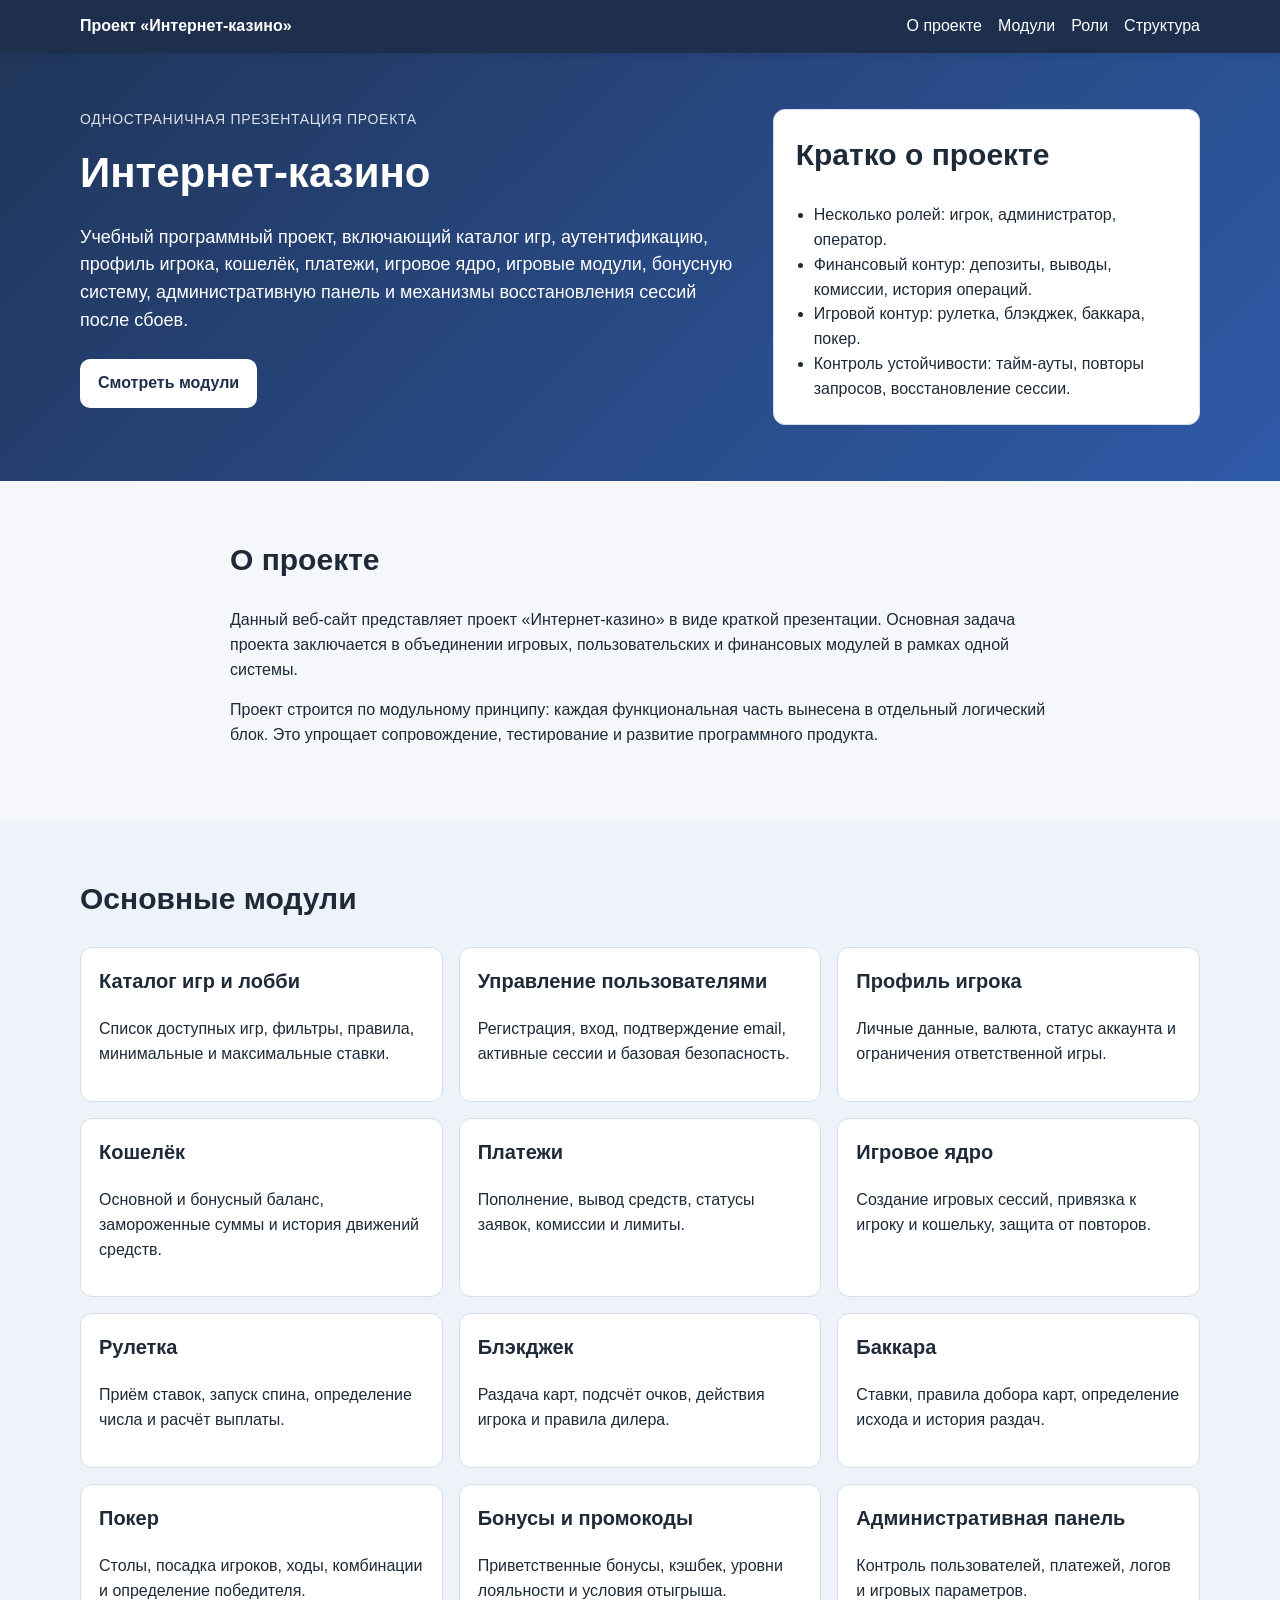
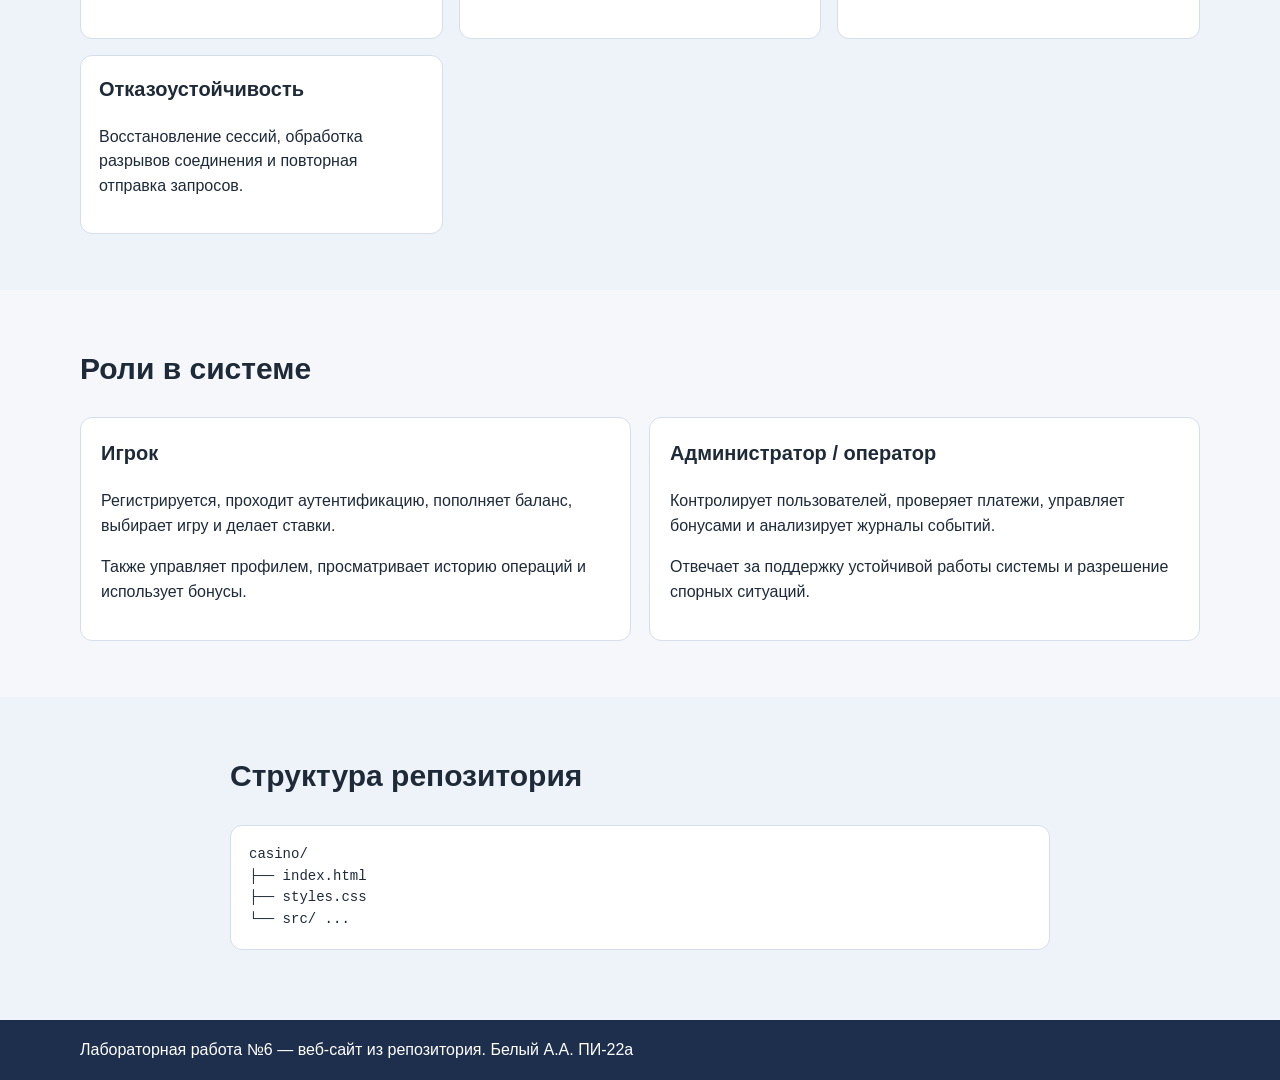
<file: index.html>
<!DOCTYPE html>
<html lang="ru">
<head>
  <meta charset="UTF-8">
  <meta name="viewport" content="width=device-width, initial-scale=1.0">
  <title>Интернет-казино — презентация проекта</title>
  <style>
:root {
  --bg: #f5f7fb;
  --surface: #ffffff;
  --surface-alt: #eef2f9;
  --text: #1e2a38;
  --muted: #5d6b7b;
  --accent: #2f5aa8;
  --border: #d6deea;
}

* { box-sizing: border-box; }
html { scroll-behavior: smooth; }
body {
  margin: 0;
  font-family: Arial, Helvetica, sans-serif;
  background: var(--bg);
  color: var(--text);
  line-height: 1.55;
}

.container {
  width: min(1120px, calc(100% - 40px));
  margin: 0 auto;
}

.narrow {
  max-width: 820px;
}

.topbar {
  background: #1d2f4d;
  color: #fff;
  position: sticky;
  top: 0;
  z-index: 10;
  box-shadow: 0 2px 8px rgba(0,0,0,.08);
}

.topbar-inner {
  display: flex;
  justify-content: space-between;
  align-items: center;
  gap: 20px;
  padding: 14px 0;
}

.brand {
  font-weight: bold;
}

.nav {
  display: flex;
  flex-wrap: wrap;
  gap: 16px;
}

.nav a,
.footer a {
  color: #fff;
  text-decoration: none;
}

.nav a:hover,
.footer a:hover {
  text-decoration: underline;
}

.hero {
  background: linear-gradient(135deg, #20365a, #2f5aa8);
  color: #fff;
  padding: 56px 0;
}

.hero-grid {
  display: grid;
  grid-template-columns: 1.4fr .9fr;
  gap: 28px;
  align-items: start;
}

.eyebrow {
  margin: 0 0 10px;
  opacity: .85;
  font-size: 14px;
  text-transform: uppercase;
  letter-spacing: .05em;
}

h1 {
  margin: 0 0 16px;
  font-size: 42px;
}

.lead {
  font-size: 18px;
  max-width: 720px;
}

.hero-card,
.card,
.panel,
.code-block {
  background: var(--surface);
  border: 1px solid var(--border);
  border-radius: 12px;
}

.hero-card {
  color: var(--text);
  padding: 22px;
}

.hero-card ul {
  margin: 0;
  padding-left: 18px;
}

.hero-actions {
  display: flex;
  gap: 12px;
  flex-wrap: wrap;
  margin-top: 24px;
}

.button {
  display: inline-block;
  padding: 12px 18px;
  background: #fff;
  color: #1d2f4d;
  border-radius: 10px;
  text-decoration: none;
  font-weight: bold;
}

.button-light {
  background: transparent;
  color: #fff;
  border: 1px solid rgba(255,255,255,.5);
}

.section {
  padding: 56px 0;
}

.section-alt {
  background: var(--surface-alt);
}

h2 {
  margin-top: 0;
  font-size: 30px;
}

.cards {
  display: grid;
  grid-template-columns: repeat(3, minmax(0, 1fr));
  gap: 16px;
}

.card {
  padding: 18px;
}

.card h3,
.panel h3 {
  margin-top: 0;
  font-size: 20px;
}

.split {
  display: grid;
  grid-template-columns: 1fr 1fr;
  gap: 18px;
}

.panel {
  padding: 20px;
}

.code-block {
  padding: 18px;
  overflow-x: auto;
  font-family: Consolas, monospace;
  font-size: 14px;
  white-space: pre;
}

.footer {
  background: #1d2f4d;
  color: #fff;
}

.footer-inner {
  display: flex;
  justify-content: space-between;
  gap: 16px;
  padding: 18px 0;
  flex-wrap: wrap;
}

.lab-list {
  display: grid;
  grid-template-columns: repeat(2, minmax(0, 1fr));
  gap: 16px;
}

.lab-link {
  display: block;
  background: var(--surface);
  border: 1px solid var(--border);
  border-radius: 10px;
  padding: 18px;
  color: var(--text);
  text-decoration: none;
}

.lab-link:hover {
  border-color: var(--accent);
}

.breadcrumbs {
  font-size: 14px;
  margin-bottom: 18px;
}

.breadcrumbs a {
  color: var(--accent);
}

@media (max-width: 900px) {
  .hero-grid,
  .split,
  .cards,
  .lab-list {
    grid-template-columns: 1fr;
  }

  h1 {
    font-size: 34px;
  }
}

  </style>
</head>
<body>
  <header class="topbar">
    <div class="container topbar-inner">
      <div class="brand">Проект «Интернет-казино»</div>
      <nav class="nav">
        <a href="#about">О проекте</a>
        <a href="#modules">Модули</a>
        <a href="#roles">Роли</a>
        <a href="#stack">Структура</a>
      </nav>
    </div>
  </header>

  <main>
    <section class="hero">
      <div class="container hero-grid">
        <div>
          <p class="eyebrow">Одностраничная презентация проекта</p>
          <h1>Интернет-казино</h1>
          <p class="lead">
            Учебный программный проект, включающий каталог игр, аутентификацию,
            профиль игрока, кошелёк, платежи, игровое ядро, игровые модули,
            бонусную систему, административную панель и механизмы восстановления
            сессий после сбоев.
          </p>
          <div class="hero-actions">
            <a class="button" href="#modules">Смотреть модули</a>
          </div>
        </div>
        <div class="hero-card">
          <h2>Кратко о проекте</h2>
          <ul>
            <li>Несколько ролей: игрок, администратор, оператор.</li>
            <li>Финансовый контур: депозиты, выводы, комиссии, история операций.</li>
            <li>Игровой контур: рулетка, блэкджек, баккара, покер.</li>
            <li>Контроль устойчивости: тайм-ауты, повторы запросов, восстановление сессии.</li>
          </ul>
        </div>
      </div>
    </section>

    <section id="about" class="section">
      <div class="container narrow">
        <h2>О проекте</h2>
        <p>
          Данный веб-сайт представляет проект «Интернет-казино» в виде краткой
          презентации. Основная задача проекта заключается в объединении игровых,
          пользовательских и финансовых модулей в рамках одной системы.
        </p>
        <p>
          Проект строится по модульному принципу: каждая функциональная часть
          вынесена в отдельный логический блок. Это упрощает сопровождение,
          тестирование и развитие программного продукта.
        </p>
      </div>
    </section>

    <section id="modules" class="section section-alt">
      <div class="container">
        <h2>Основные модули</h2>
        <div class="cards">
          <article class="card"><h3>Каталог игр и лобби</h3><p>Список доступных игр, фильтры, правила, минимальные и максимальные ставки.</p></article>
          <article class="card"><h3>Управление пользователями</h3><p>Регистрация, вход, подтверждение email, активные сессии и базовая безопасность.</p></article>
          <article class="card"><h3>Профиль игрока</h3><p>Личные данные, валюта, статус аккаунта и ограничения ответственной игры.</p></article>
          <article class="card"><h3>Кошелёк</h3><p>Основной и бонусный баланс, замороженные суммы и история движений средств.</p></article>
          <article class="card"><h3>Платежи</h3><p>Пополнение, вывод средств, статусы заявок, комиссии и лимиты.</p></article>
          <article class="card"><h3>Игровое ядро</h3><p>Создание игровых сессий, привязка к игроку и кошельку, защита от повторов.</p></article>
          <article class="card"><h3>Рулетка</h3><p>Приём ставок, запуск спина, определение числа и расчёт выплаты.</p></article>
          <article class="card"><h3>Блэкджек</h3><p>Раздача карт, подсчёт очков, действия игрока и правила дилера.</p></article>
          <article class="card"><h3>Баккара</h3><p>Ставки, правила добора карт, определение исхода и история раздач.</p></article>
          <article class="card"><h3>Покер</h3><p>Столы, посадка игроков, ходы, комбинации и определение победителя.</p></article>
          <article class="card"><h3>Бонусы и промокоды</h3><p>Приветственные бонусы, кэшбек, уровни лояльности и условия отыгрыша.</p></article>
          <article class="card"><h3>Административная панель</h3><p>Контроль пользователей, платежей, логов и игровых параметров.</p></article>
          <article class="card"><h3>Отказоустойчивость</h3><p>Восстановление сессий, обработка разрывов соединения и повторная отправка запросов.</p></article>
        </div>
      </div>
    </section>

    <section id="roles" class="section">
      <div class="container">
        <h2>Роли в системе</h2>
        <div class="split">
          <div class="panel">
            <h3>Игрок</h3>
            <p>Регистрируется, проходит аутентификацию, пополняет баланс, выбирает игру и делает ставки.</p>
            <p>Также управляет профилем, просматривает историю операций и использует бонусы.</p>
          </div>
          <div class="panel">
            <h3>Администратор / оператор</h3>
            <p>Контролирует пользователей, проверяет платежи, управляет бонусами и анализирует журналы событий.</p>
            <p>Отвечает за поддержку устойчивой работы системы и разрешение спорных ситуаций.</p>
          </div>
        </div>
      </div>
    </section>

    <section id="stack" class="section section-alt">
      <div class="container narrow">
        <h2>Структура репозитория</h2>
        <pre class="code-block">casino/
├── index.html
├── styles.css
└── src/ ...</pre>
      </div>
    </section>
  </main>

  <footer class="footer">
    <div class="container footer-inner">
      <div>Лабораторная работа №6 — веб-сайт из репозитория. Белый А.А. ПИ-22а</div>
    </div>
  </footer>
</body>
</html>
</file>
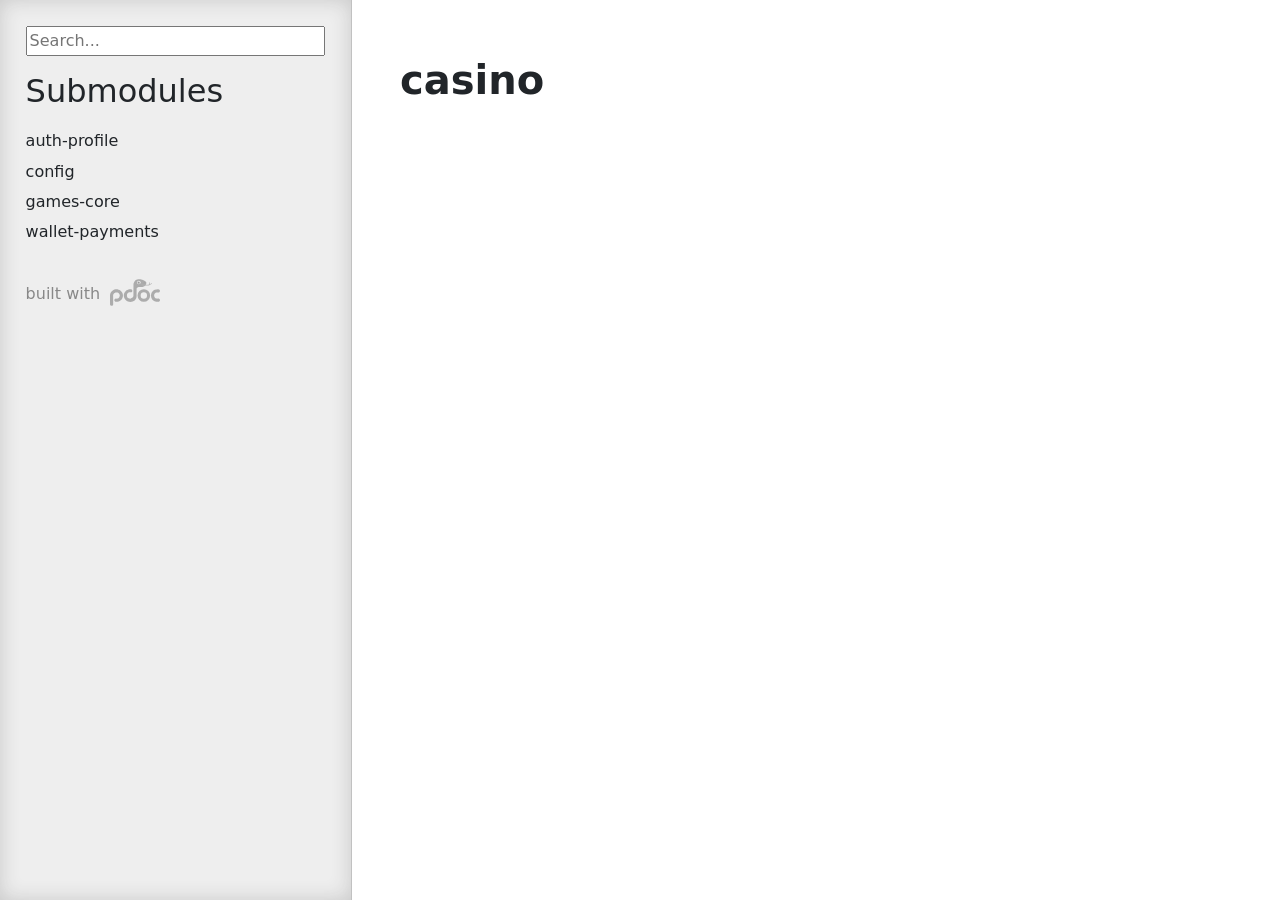
<file: docs/casino.html>
<!doctype html>
<html lang="en">
<head>
    <meta charset="utf-8">
    <meta name="viewport" content="width=device-width, initial-scale=1">
    <meta name="generator" content="pdoc 16.0.0"/>
    <title>casino API documentation</title>

    <style>/*! * Bootstrap Reboot v5.0.0 (https://getbootstrap.com/) * Copyright 2011-2021 The Bootstrap Authors * Copyright 2011-2021 Twitter, Inc. * Licensed under MIT (https://github.com/twbs/bootstrap/blob/main/LICENSE) * Forked from Normalize.css, licensed MIT (https://github.com/necolas/normalize.css/blob/master/LICENSE.md) */*,::after,::before{box-sizing:border-box}@media (prefers-reduced-motion:no-preference){:root{scroll-behavior:smooth}}body{margin:0;font-family:system-ui,-apple-system,"Segoe UI",Roboto,"Helvetica Neue",Arial,"Noto Sans","Liberation Sans",sans-serif,"Apple Color Emoji","Segoe UI Emoji","Segoe UI Symbol","Noto Color Emoji";font-size:1rem;font-weight:400;line-height:1.5;color:#212529;background-color:#fff;-webkit-text-size-adjust:100%;-webkit-tap-highlight-color:transparent}hr{margin:1rem 0;color:inherit;background-color:currentColor;border:0;opacity:.25}hr:not([size]){height:1px}h1,h2,h3,h4,h5,h6{margin-top:0;margin-bottom:.5rem;font-weight:500;line-height:1.2}h1{font-size:calc(1.375rem + 1.5vw)}@media (min-width:1200px){h1{font-size:2.5rem}}h2{font-size:calc(1.325rem + .9vw)}@media (min-width:1200px){h2{font-size:2rem}}h3{font-size:calc(1.3rem + .6vw)}@media (min-width:1200px){h3{font-size:1.75rem}}h4{font-size:calc(1.275rem + .3vw)}@media (min-width:1200px){h4{font-size:1.5rem}}h5{font-size:1.25rem}h6{font-size:1rem}p{margin-top:0;margin-bottom:1rem}abbr[data-bs-original-title],abbr[title]{-webkit-text-decoration:underline dotted;text-decoration:underline dotted;cursor:help;-webkit-text-decoration-skip-ink:none;text-decoration-skip-ink:none}address{margin-bottom:1rem;font-style:normal;line-height:inherit}ol,ul{padding-left:2rem}dl,ol,ul{margin-top:0;margin-bottom:1rem}ol ol,ol ul,ul ol,ul ul{margin-bottom:0}dt{font-weight:700}dd{margin-bottom:.5rem;margin-left:0}blockquote{margin:0 0 1rem}b,strong{font-weight:bolder}small{font-size:.875em}mark{padding:.2em;background-color:#fcf8e3}sub,sup{position:relative;font-size:.75em;line-height:0;vertical-align:baseline}sub{bottom:-.25em}sup{top:-.5em}a{color:#0d6efd;text-decoration:underline}a:hover{color:#0a58ca}a:not([href]):not([class]),a:not([href]):not([class]):hover{color:inherit;text-decoration:none}code,kbd,pre,samp{font-family:SFMono-Regular,Menlo,Monaco,Consolas,"Liberation Mono","Courier New",monospace;font-size:1em;direction:ltr;unicode-bidi:bidi-override}pre{display:block;margin-top:0;margin-bottom:1rem;overflow:auto;font-size:.875em}pre code{font-size:inherit;color:inherit;word-break:normal}code{font-size:.875em;color:#d63384;word-wrap:break-word}a>code{color:inherit}kbd{padding:.2rem .4rem;font-size:.875em;color:#fff;background-color:#212529;border-radius:.2rem}kbd kbd{padding:0;font-size:1em;font-weight:700}figure{margin:0 0 1rem}img,svg{vertical-align:middle}table{caption-side:bottom;border-collapse:collapse}caption{padding-top:.5rem;padding-bottom:.5rem;color:#6c757d;text-align:left}th{text-align:inherit;text-align:-webkit-match-parent}tbody,td,tfoot,th,thead,tr{border-color:inherit;border-style:solid;border-width:0}label{display:inline-block}button{border-radius:0}button:focus:not(:focus-visible){outline:0}button,input,optgroup,select,textarea{margin:0;font-family:inherit;font-size:inherit;line-height:inherit}button,select{text-transform:none}[role=button]{cursor:pointer}select{word-wrap:normal}select:disabled{opacity:1}[list]::-webkit-calendar-picker-indicator{display:none}[type=button],[type=reset],[type=submit],button{-webkit-appearance:button}[type=button]:not(:disabled),[type=reset]:not(:disabled),[type=submit]:not(:disabled),button:not(:disabled){cursor:pointer}::-moz-focus-inner{padding:0;border-style:none}textarea{resize:vertical}fieldset{min-width:0;padding:0;margin:0;border:0}legend{float:left;width:100%;padding:0;margin-bottom:.5rem;font-size:calc(1.275rem + .3vw);line-height:inherit}@media (min-width:1200px){legend{font-size:1.5rem}}legend+*{clear:left}::-webkit-datetime-edit-day-field,::-webkit-datetime-edit-fields-wrapper,::-webkit-datetime-edit-hour-field,::-webkit-datetime-edit-minute,::-webkit-datetime-edit-month-field,::-webkit-datetime-edit-text,::-webkit-datetime-edit-year-field{padding:0}::-webkit-inner-spin-button{height:auto}[type=search]{outline-offset:-2px;-webkit-appearance:textfield}::-webkit-search-decoration{-webkit-appearance:none}::-webkit-color-swatch-wrapper{padding:0}::file-selector-button{font:inherit}::-webkit-file-upload-button{font:inherit;-webkit-appearance:button}output{display:inline-block}iframe{border:0}summary{display:list-item;cursor:pointer}progress{vertical-align:baseline}[hidden]{display:none!important}</style>
    <style>/*! syntax-highlighting.css */pre{line-height:125%;}span.linenos{color:inherit; background-color:transparent; padding-left:5px; padding-right:20px;}.pdoc-code .hll{background-color:#ffffcc}.pdoc-code{background:#f8f8f8;}.pdoc-code .c{color:#3D7B7B; font-style:italic}.pdoc-code .err{border:1px solid #FF0000}.pdoc-code .k{color:#008000; font-weight:bold}.pdoc-code .o{color:#666666}.pdoc-code .ch{color:#3D7B7B; font-style:italic}.pdoc-code .cm{color:#3D7B7B; font-style:italic}.pdoc-code .cp{color:#9C6500}.pdoc-code .cpf{color:#3D7B7B; font-style:italic}.pdoc-code .c1{color:#3D7B7B; font-style:italic}.pdoc-code .cs{color:#3D7B7B; font-style:italic}.pdoc-code .gd{color:#A00000}.pdoc-code .ge{font-style:italic}.pdoc-code .gr{color:#E40000}.pdoc-code .gh{color:#000080; font-weight:bold}.pdoc-code .gi{color:#008400}.pdoc-code .go{color:#717171}.pdoc-code .gp{color:#000080; font-weight:bold}.pdoc-code .gs{font-weight:bold}.pdoc-code .gu{color:#800080; font-weight:bold}.pdoc-code .gt{color:#0044DD}.pdoc-code .kc{color:#008000; font-weight:bold}.pdoc-code .kd{color:#008000; font-weight:bold}.pdoc-code .kn{color:#008000; font-weight:bold}.pdoc-code .kp{color:#008000}.pdoc-code .kr{color:#008000; font-weight:bold}.pdoc-code .kt{color:#B00040}.pdoc-code .m{color:#666666}.pdoc-code .s{color:#BA2121}.pdoc-code .na{color:#687822}.pdoc-code .nb{color:#008000}.pdoc-code .nc{color:#0000FF; font-weight:bold}.pdoc-code .no{color:#880000}.pdoc-code .nd{color:#AA22FF}.pdoc-code .ni{color:#717171; font-weight:bold}.pdoc-code .ne{color:#CB3F38; font-weight:bold}.pdoc-code .nf{color:#0000FF}.pdoc-code .nl{color:#767600}.pdoc-code .nn{color:#0000FF; font-weight:bold}.pdoc-code .nt{color:#008000; font-weight:bold}.pdoc-code .nv{color:#19177C}.pdoc-code .ow{color:#AA22FF; font-weight:bold}.pdoc-code .w{color:#bbbbbb}.pdoc-code .mb{color:#666666}.pdoc-code .mf{color:#666666}.pdoc-code .mh{color:#666666}.pdoc-code .mi{color:#666666}.pdoc-code .mo{color:#666666}.pdoc-code .sa{color:#BA2121}.pdoc-code .sb{color:#BA2121}.pdoc-code .sc{color:#BA2121}.pdoc-code .dl{color:#BA2121}.pdoc-code .sd{color:#BA2121; font-style:italic}.pdoc-code .s2{color:#BA2121}.pdoc-code .se{color:#AA5D1F; font-weight:bold}.pdoc-code .sh{color:#BA2121}.pdoc-code .si{color:#A45A77; font-weight:bold}.pdoc-code .sx{color:#008000}.pdoc-code .sr{color:#A45A77}.pdoc-code .s1{color:#BA2121}.pdoc-code .ss{color:#19177C}.pdoc-code .bp{color:#008000}.pdoc-code .fm{color:#0000FF}.pdoc-code .vc{color:#19177C}.pdoc-code .vg{color:#19177C}.pdoc-code .vi{color:#19177C}.pdoc-code .vm{color:#19177C}.pdoc-code .il{color:#666666}</style>
    <style>/*! theme.css */:root{--pdoc-background:#fff;}.pdoc{--text:#212529;--muted:#6c757d;--link:#3660a5;--link-hover:#1659c5;--code:#f8f8f8;--active:#fff598;--accent:#eee;--accent2:#c1c1c1;--nav-hover:rgba(255, 255, 255, 0.5);--name:#0066BB;--def:#008800;--annotation:#007020;}</style>
    <style>/*! layout.css */html, body{width:100%;height:100%;}html, main{scroll-behavior:smooth;}body{background-color:var(--pdoc-background);}@media (max-width:769px){#navtoggle{cursor:pointer;position:absolute;width:50px;height:40px;top:1rem;right:1rem;border-color:var(--text);color:var(--text);display:flex;opacity:0.8;z-index:999;}#navtoggle:hover{opacity:1;}#togglestate + div{display:none;}#togglestate:checked + div{display:inherit;}main, header{padding:2rem 3vw;}header + main{margin-top:-3rem;}.git-button{display:none !important;}nav input[type="search"]{max-width:77%;}nav input[type="search"]:first-child{margin-top:-6px;}nav input[type="search"]:valid ~ *{display:none !important;}}@media (min-width:770px){:root{--sidebar-width:clamp(12.5rem, 28vw, 22rem);}nav{position:fixed;overflow:auto;height:100vh;width:var(--sidebar-width);}main, header{padding:3rem 2rem 3rem calc(var(--sidebar-width) + 3rem);width:calc(54rem + var(--sidebar-width));max-width:100%;}header + main{margin-top:-4rem;}#navtoggle{display:none;}}#togglestate{position:absolute;height:0;opacity:0;}nav.pdoc{--pad:clamp(0.5rem, 2vw, 1.75rem);--indent:1.5rem;background-color:var(--accent);border-right:1px solid var(--accent2);box-shadow:0 0 20px rgba(50, 50, 50, .2) inset;padding:0 0 0 var(--pad);overflow-wrap:anywhere;scrollbar-width:thin; scrollbar-color:var(--accent2) transparent; z-index:1}nav.pdoc::-webkit-scrollbar{width:.4rem; }nav.pdoc::-webkit-scrollbar-thumb{background-color:var(--accent2); }nav.pdoc > div{padding:var(--pad) 0;}nav.pdoc .module-list-button{display:inline-flex;align-items:center;color:var(--text);border-color:var(--muted);margin-bottom:1rem;}nav.pdoc .module-list-button:hover{border-color:var(--text);}nav.pdoc input[type=search]{display:block;outline-offset:0;width:calc(100% - var(--pad));}nav.pdoc .logo{max-width:calc(100% - var(--pad));max-height:35vh;display:block;margin:0 auto 1rem;transform:translate(calc(-.5 * var(--pad)), 0);}nav.pdoc ul{list-style:none;padding-left:0;}nav.pdoc > div > ul{margin-left:calc(0px - var(--pad));}nav.pdoc li a{padding:.2rem 0 .2rem calc(var(--pad) + var(--indent));}nav.pdoc > div > ul > li > a{padding-left:var(--pad);}nav.pdoc li{transition:all 100ms;}nav.pdoc li:hover{background-color:var(--nav-hover);}nav.pdoc a, nav.pdoc a:hover{color:var(--text);}nav.pdoc a{display:block;}nav.pdoc > h2:first-of-type{margin-top:1.5rem;}nav.pdoc .class:before{content:"class ";color:var(--muted);}nav.pdoc .function:after{content:"()";color:var(--muted);}nav.pdoc footer:before{content:"";display:block;width:calc(100% - var(--pad));border-top:solid var(--accent2) 1px;margin-top:1.5rem;padding-top:.5rem;}nav.pdoc footer{font-size:small;}</style>
    <style>/*! content.css */.pdoc{color:var(--text);box-sizing:border-box;line-height:1.5;background:none;}.pdoc .pdoc-button{cursor:pointer;display:inline-block;border:solid black 1px;border-radius:2px;font-size:.75rem;padding:calc(0.5em - 1px) 1em;transition:100ms all;}.pdoc .alert{padding:1rem 1rem 1rem calc(1.5rem + 24px);border:1px solid transparent;border-radius:.25rem;background-repeat:no-repeat;background-position:.75rem center;margin-bottom:1rem;}.pdoc .alert > em{display:none;}.pdoc .alert > *:last-child{margin-bottom:0;}.pdoc .alert.note{color:#084298;background-color:#cfe2ff;border-color:#b6d4fe;background-image:url("data:image/svg+xml,%3Csvg%20xmlns%3D%22http%3A//www.w3.org/2000/svg%22%20width%3D%2224%22%20height%3D%2224%22%20fill%3D%22%23084298%22%20viewBox%3D%220%200%2016%2016%22%3E%3Cpath%20d%3D%22M8%2016A8%208%200%201%200%208%200a8%208%200%200%200%200%2016zm.93-9.412-1%204.705c-.07.34.029.533.304.533.194%200%20.487-.07.686-.246l-.088.416c-.287.346-.92.598-1.465.598-.703%200-1.002-.422-.808-1.319l.738-3.468c.064-.293.006-.399-.287-.47l-.451-.081.082-.381%202.29-.287zM8%205.5a1%201%200%201%201%200-2%201%201%200%200%201%200%202z%22/%3E%3C/svg%3E");}.pdoc .alert.tip{color:#0a3622;background-color:#d1e7dd;border-color:#a3cfbb;background-image:url("data:image/svg+xml,%3Csvg%20xmlns%3D%22http%3A//www.w3.org/2000/svg%22%20width%3D%2224%22%20height%3D%2224%22%20fill%3D%22%230a3622%22%20viewBox%3D%220%200%2016%2016%22%3E%3Cpath%20d%3D%22M2%206a6%206%200%201%201%2010.174%204.31c-.203.196-.359.4-.453.619l-.762%201.769A.5.5%200%200%201%2010.5%2013a.5.5%200%200%201%200%201%20.5.5%200%200%201%200%201l-.224.447a1%201%200%200%201-.894.553H6.618a1%201%200%200%201-.894-.553L5.5%2015a.5.5%200%200%201%200-1%20.5.5%200%200%201%200-1%20.5.5%200%200%201-.46-.302l-.761-1.77a2%202%200%200%200-.453-.618A5.98%205.98%200%200%201%202%206m6-5a5%205%200%200%200-3.479%208.592c.263.254.514.564.676.941L5.83%2012h4.342l.632-1.467c.162-.377.413-.687.676-.941A5%205%200%200%200%208%201%22/%3E%3C/svg%3E");}.pdoc .alert.important{color:#055160;background-color:#cff4fc;border-color:#9eeaf9;background-image:url("data:image/svg+xml,%3Csvg%20xmlns%3D%22http%3A//www.w3.org/2000/svg%22%20width%3D%2224%22%20height%3D%2224%22%20fill%3D%22%23055160%22%20viewBox%3D%220%200%2016%2016%22%3E%3Cpath%20d%3D%22M2%200a2%202%200%200%200-2%202v12a2%202%200%200%200%202%202h12a2%202%200%200%200%202-2V2a2%202%200%200%200-2-2zm6%204c.535%200%20.954.462.9.995l-.35%203.507a.552.552%200%200%201-1.1%200L7.1%204.995A.905.905%200%200%201%208%204m.002%206a1%201%200%201%201%200%202%201%201%200%200%201%200-2%22/%3E%3C/svg%3E");}.pdoc .alert.warning{color:#664d03;background-color:#fff3cd;border-color:#ffecb5;background-image:url("data:image/svg+xml,%3Csvg%20xmlns%3D%22http%3A//www.w3.org/2000/svg%22%20width%3D%2224%22%20height%3D%2224%22%20fill%3D%22%23664d03%22%20viewBox%3D%220%200%2016%2016%22%3E%3Cpath%20d%3D%22M8.982%201.566a1.13%201.13%200%200%200-1.96%200L.165%2013.233c-.457.778.091%201.767.98%201.767h13.713c.889%200%201.438-.99.98-1.767L8.982%201.566zM8%205c.535%200%20.954.462.9.995l-.35%203.507a.552.552%200%200%201-1.1%200L7.1%205.995A.905.905%200%200%201%208%205zm.002%206a1%201%200%201%201%200%202%201%201%200%200%201%200-2z%22/%3E%3C/svg%3E");}.pdoc .alert.caution{color:#842029;background-color:#f8d7da;border-color:#f5c2c7;background-image:url("data:image/svg+xml,%3Csvg%20xmlns%3D%22http%3A//www.w3.org/2000/svg%22%20width%3D%2224%22%20height%3D%2224%22%20fill%3D%22%23842029%22%20viewBox%3D%220%200%2016%2016%22%3E%3Cpath%20d%3D%22M11.46.146A.5.5%200%200%200%2011.107%200H4.893a.5.5%200%200%200-.353.146L.146%204.54A.5.5%200%200%200%200%204.893v6.214a.5.5%200%200%200%20.146.353l4.394%204.394a.5.5%200%200%200%20.353.146h6.214a.5.5%200%200%200%20.353-.146l4.394-4.394a.5.5%200%200%200%20.146-.353V4.893a.5.5%200%200%200-.146-.353zM8%204c.535%200%20.954.462.9.995l-.35%203.507a.552.552%200%200%201-1.1%200L7.1%204.995A.905.905%200%200%201%208%204m.002%206a1%201%200%201%201%200%202%201%201%200%200%201%200-2%22/%3E%3C/svg%3E");}.pdoc .alert.danger{color:#842029;background-color:#f8d7da;border-color:#f5c2c7;background-image:url("data:image/svg+xml,%3Csvg%20xmlns%3D%22http%3A//www.w3.org/2000/svg%22%20width%3D%2224%22%20height%3D%2224%22%20fill%3D%22%23842029%22%20viewBox%3D%220%200%2016%2016%22%3E%3Cpath%20d%3D%22M5.52.359A.5.5%200%200%201%206%200h4a.5.5%200%200%201%20.474.658L8.694%206H12.5a.5.5%200%200%201%20.395.807l-7%209a.5.5%200%200%201-.873-.454L6.823%209.5H3.5a.5.5%200%200%201-.48-.641l2.5-8.5z%22/%3E%3C/svg%3E");}.pdoc .visually-hidden{position:absolute !important;width:1px !important;height:1px !important;padding:0 !important;margin:-1px !important;overflow:hidden !important;clip:rect(0, 0, 0, 0) !important;white-space:nowrap !important;border:0 !important;}.pdoc h1, .pdoc h2, .pdoc h3{font-weight:300;margin:.3em 0;padding:.2em 0;}.pdoc > section:not(.module-info) h1{font-size:1.5rem;font-weight:500;}.pdoc > section:not(.module-info) h2{font-size:1.4rem;font-weight:500;}.pdoc > section:not(.module-info) h3{font-size:1.3rem;font-weight:500;}.pdoc > section:not(.module-info) h4{font-size:1.2rem;}.pdoc > section:not(.module-info) h5{font-size:1.1rem;}.pdoc a{text-decoration:none;color:var(--link);}.pdoc a:hover{color:var(--link-hover);}.pdoc blockquote{margin-left:2rem;}.pdoc pre{border-top:1px solid var(--accent2);border-bottom:1px solid var(--accent2);margin-top:0;margin-bottom:1em;padding:.5rem 0 .5rem .5rem;overflow-x:auto;background-color:var(--code);}.pdoc code{color:var(--text);padding:.2em .4em;margin:0;font-size:85%;background-color:var(--accent);border-radius:6px;}.pdoc a > code{color:inherit;}.pdoc pre > code{display:inline-block;font-size:inherit;background:none;border:none;padding:0;}.pdoc > section:not(.module-info){margin-bottom:1.5rem;}.pdoc .modulename{margin-top:0;font-weight:bold;}.pdoc .modulename a{color:var(--link);transition:100ms all;}.pdoc .git-button{float:right;border:solid var(--link) 1px;}.pdoc .git-button:hover{background-color:var(--link);color:var(--pdoc-background);}.view-source-toggle-state,.view-source-toggle-state ~ .pdoc-code{display:none;}.view-source-toggle-state:checked ~ .pdoc-code{display:block;}.view-source-button{display:inline-block;float:right;font-size:.75rem;line-height:1.5rem;color:var(--muted);padding:0 .4rem 0 1.3rem;cursor:pointer;text-indent:-2px;}.view-source-button > span{visibility:hidden;}.module-info .view-source-button{float:none;display:flex;justify-content:flex-end;margin:-1.2rem .4rem -.2rem 0;}.view-source-button::before{position:absolute;content:"View Source";display:list-item;list-style-type:disclosure-closed;}.view-source-toggle-state:checked ~ .attr .view-source-button::before,.view-source-toggle-state:checked ~ .view-source-button::before{list-style-type:disclosure-open;}.pdoc .docstring{margin-bottom:1.5rem;}.pdoc section:not(.module-info) .docstring{margin-left:clamp(0rem, 5vw - 2rem, 1rem);}.pdoc .docstring .pdoc-code{margin-left:1em;margin-right:1em;}.pdoc h1:target,.pdoc h2:target,.pdoc h3:target,.pdoc h4:target,.pdoc h5:target,.pdoc h6:target,.pdoc .pdoc-code > pre > span:target{background-color:var(--active);box-shadow:-1rem 0 0 0 var(--active);}.pdoc .pdoc-code > pre > span:target{display:block;}.pdoc div:target > .attr,.pdoc section:target > .attr,.pdoc dd:target > a{background-color:var(--active);}.pdoc *{scroll-margin:2rem;}.pdoc .pdoc-code .linenos{user-select:none;}.pdoc .attr:hover{filter:contrast(0.95);}.pdoc section, .pdoc .classattr{position:relative;}.pdoc .headerlink{--width:clamp(1rem, 3vw, 2rem);position:absolute;top:0;left:calc(0rem - var(--width));transition:all 100ms ease-in-out;opacity:0;}.pdoc .headerlink::before{content:"#";display:block;text-align:center;width:var(--width);height:2.3rem;line-height:2.3rem;font-size:1.5rem;}.pdoc .attr:hover ~ .headerlink,.pdoc *:target > .headerlink,.pdoc .headerlink:hover{opacity:1;}.pdoc .attr{display:block;margin:.5rem 0 .5rem;padding:.4rem .4rem .4rem 1rem;background-color:var(--accent);overflow-x:auto;}.pdoc .classattr{margin-left:2rem;}.pdoc .decorator-deprecated{color:#842029;}.pdoc .decorator-deprecated ~ span{filter:grayscale(1) opacity(0.8);}.pdoc .name{color:var(--name);font-weight:bold;}.pdoc .def{color:var(--def);font-weight:bold;}.pdoc .signature{background-color:transparent;}.pdoc .param, .pdoc .return-annotation{white-space:pre;}.pdoc .signature.multiline .param{display:block;}.pdoc .signature.condensed .param{display:inline-block;}.pdoc .annotation{color:var(--annotation);}.pdoc .view-value-toggle-state,.pdoc .view-value-toggle-state ~ .default_value{display:none;}.pdoc .view-value-toggle-state:checked ~ .default_value{display:inherit;}.pdoc .view-value-button{font-size:.5rem;vertical-align:middle;border-style:dashed;margin-top:-0.1rem;}.pdoc .view-value-button:hover{background:white;}.pdoc .view-value-button::before{content:"show";text-align:center;width:2.2em;display:inline-block;}.pdoc .view-value-toggle-state:checked ~ .view-value-button::before{content:"hide";}.pdoc .inherited{margin-left:2rem;}.pdoc .inherited dt{font-weight:700;}.pdoc .inherited dt, .pdoc .inherited dd{display:inline;margin-left:0;margin-bottom:.5rem;}.pdoc .inherited dd:not(:last-child):after{content:", ";}.pdoc .inherited .class:before{content:"class ";}.pdoc .inherited .function a:after{content:"()";}.pdoc .search-result .docstring{overflow:auto;max-height:25vh;}.pdoc .search-result.focused > .attr{background-color:var(--active);}.pdoc .attribution{margin-top:2rem;display:block;opacity:0.5;transition:all 200ms;filter:grayscale(100%);}.pdoc .attribution:hover{opacity:1;filter:grayscale(0%);}.pdoc .attribution img{margin-left:5px;height:27px;vertical-align:bottom;width:50px;transition:all 200ms;}.pdoc table{display:block;width:max-content;max-width:100%;overflow:auto;margin-bottom:1rem;}.pdoc table th{font-weight:600;}.pdoc table th, .pdoc table td{padding:6px 13px;border:1px solid var(--accent2);}</style>
    <style>/*! custom.css */</style></head>
<body>
    <nav class="pdoc">
        <label id="navtoggle" for="togglestate" class="pdoc-button"><svg xmlns='http://www.w3.org/2000/svg' viewBox='0 0 30 30'><path stroke-linecap='round' stroke="currentColor" stroke-miterlimit='10' stroke-width='2' d='M4 7h22M4 15h22M4 23h22'/></svg></label>
        <input id="togglestate" type="checkbox" aria-hidden="true" tabindex="-1">
        <div>

            <input type="search" placeholder="Search..." role="searchbox" aria-label="search"
                   pattern=".+" required>


            <h2>Submodules</h2>
            <ul>
                    <li><a href="casino/auth-profile.html">auth-profile</a></li>
                    <li><a href="casino/config.html">config</a></li>
                    <li><a href="casino/games-core.html">games-core</a></li>
                    <li><a href="casino/wallet-payments.html">wallet-payments</a></li>
            </ul>



        <a class="attribution" title="pdoc: Python API documentation generator" href="https://pdoc.dev" target="_blank">
            built with <span class="visually-hidden">pdoc</span><img
                alt="pdoc logo"
                src="data:image/svg+xml,%3Csvg%20xmlns%3D%22http%3A//www.w3.org/2000/svg%22%20role%3D%22img%22%20aria-label%3D%22pdoc%20logo%22%20width%3D%22300%22%20height%3D%22160%22%20viewBox%3D%220%200%20150%2080%22%3E%3Ctitle%3Epdoc%3C/title%3E%3Cpath%20d%3D%22M132.316%2048.886c.276-4.679%202.342-6.698%204.409-7.982s4.27-1.165%206.751-1.055c1.586.07%203.044.156%204.222-.482%201.142-.619%202.026-1.932%202.162-3.739.268-3.576-1.929-5.368-5.006-5.551s-7.599.524-10.517%201.606c-4.455%201.652-8.588%206.606-9.552%208.992s-2.342%206.193-1.745%2010.873%202.664%209.221%205.878%2011.79%205.878%203.808%2010.103%204.312%203.444.229%206.062.229%205.006-2.202%204.914-4.909-2.296-5.001-4.501-4.863-3.077.505-5.281.229-7.715-2.064-7.899-9.451z%22%20fill%3D%22%23198754%22/%3E%3Ccircle%20cx%3D%22101.504%22%20cy%3D%2248.943%22%20r%3D%2214.208%22%20fill%3D%22none%22%20stroke%3D%22%23198754%22%20stroke-width%3D%229.354%22/%3E%3Cpath%20d%3D%22M87.81.002c-3.637.065-5.001.454-7.014%201.232s-3.443%201.363-6.3%204.282c-1.723%201.76-3.148%205.019-3.776%207.329-.413%201.521-.316%202.63-.316%202.63l-.195%2034.612c.065%205.774-6.755%208.305-9.612%208.37s-9.678-1.038-9.743-9.408%207.128-9.521%208.362-9.521c1.413-.13%202.526-.021%203.718-.016%202.071.009%204.157-.778%204.092-4.671s-4.157-4.736-4.157-4.736c-6.3-.843-11.43%202.206-11.43%202.206S40.917%2038.15%2041.372%2049.634%2051.568%2068.19%2061.311%2068.125s18.316-7.007%2018.445-17.193l.13-22.772c.046-2.291%202.683-3.644%204.476-4.203.745-.232%201.694-.274%201.694-.274l10.457-.13s4.871-.324%207.729-3.114%204.352-6.294%204.352-6.294.974-3.049.13-4.606-.195-1.233-2.792-3.309-8.573-4.477-8.573-4.477S91.447-.063%2087.81.002zM0%2047.169l.065%2028.417S0%2080.127%204.481%2079.997s5.072-3.866%205.049-4.152l-.113-28.482s1.624-7.656%209.937-7.721%2010.002%206.942%2010.002%208.499-.909%2010.51-9.093%2010.51c-.948%200-2.99-.567-4.145-.272-3.919%201-3.194%204.554-3.194%204.554s.065%205.061%207.404%204.996%2018.575-6.034%2018.575-19.074S26.953%2030.04%2019.549%2029.91%201.234%2035.296%200%2047.169z%22%20fill%3D%22%23198754%22/%3E%3Cg%20transform%3D%22matrix%28.325601%200%200%20.325256%20-10.32669%20-45.802786%29%22%3E%3Ccircle%20cx%3D%22297.554%22%20cy%3D%22172.286%22%20r%3D%2216.5%22%20fill%3D%22%23fff%22/%3E%3Cellipse%20cx%3D%22297.709%22%20cy%3D%22172.642%22%20rx%3D%2211.071%22%20ry%3D%2210.871%22%20fill%3D%22%23105a48%22/%3E%3Ccircle%20cx%3D%22304.104%22%20cy%3D%22167.667%22%20r%3D%224.5%22%20fill%3D%22%23fff%22/%3E%3C/g%3E%3Cpath%20d%3D%22M94.661%2017.032l.893-1.476s.99.714%201.916.925%201.575.114%202.955.114l14.565-.162c1.283-.032%203.085-.762%203.02-3.293s-.373-3.503-.373-3.503l1.283-.487s.52.503.877%201.573.309%201.995.292%202.66-.227%201.541-.227%201.541%201.564-.308%202.359-1.038.823-.779%201.489-1.508.812-.86.812-.86.552-.13.877.26.341.957.065%201.46-1.672%202.206-3.247%203.066-2.76%201.427-3.929%201.768-3.848.73-7.063.714l-10.944-.114s-2.143-.081-3.02-.373-2.241-.973-2.598-1.265z%22%20fill%3D%22%23d36d49%22/%3E%3Cg%20fill%3D%22%23105a48%22%3E%3Cellipse%20cx%3D%2293.052%22%20cy%3D%2243.567%22%20rx%3D%22.869%22%20ry%3D%221.014%22%20transform%3D%22rotate%28341.022%29%22/%3E%3Cellipse%20cx%3D%22104.3%22%20cy%3D%22-16.184%22%20rx%3D%22.865%22%20ry%3D%221.009%22%20transform%3D%22rotate%2814.786%29%22/%3E%3C/g%3E%3C/svg%3E"/>
        </a>
</div>
    </nav>
    <main class="pdoc">
            <section class="module-info">
                    <h1 class="modulename">
casino    </h1>

                
                
                
                
            </section>
    </main>
<script>
    function escapeHTML(html) {
        return document.createElement('div').appendChild(document.createTextNode(html)).parentNode.innerHTML;
    }

    const originalContent = document.querySelector("main.pdoc");
    let currentContent = originalContent;

    function setContent(innerHTML) {
        let elem;
        if (innerHTML) {
            elem = document.createElement("main");
            elem.classList.add("pdoc");
            elem.innerHTML = innerHTML;
        } else {
            elem = originalContent;
        }
        if (currentContent !== elem) {
            currentContent.replaceWith(elem);
            currentContent = elem;
        }
    }

    function getSearchTerm() {
        return (new URL(window.location)).searchParams.get("search");
    }

    const searchBox = document.querySelector(".pdoc input[type=search]");
    searchBox.addEventListener("input", function () {
        let url = new URL(window.location);
        if (searchBox.value.trim()) {
            url.hash = "";
            url.searchParams.set("search", searchBox.value);
        } else {
            url.searchParams.delete("search");
        }
        history.replaceState("", "", url.toString());
        onInput();
    });
    window.addEventListener("popstate", onInput);


    let search, searchErr;

    async function initialize() {
        try {
            search = await new Promise((resolve, reject) => {
                const script = document.createElement("script");
                script.type = "text/javascript";
                script.async = true;
                script.onload = () => resolve(window.pdocSearch);
                script.onerror = (e) => reject(e);
                script.src = "search.js";
                document.getElementsByTagName("head")[0].appendChild(script);
            });
        } catch (e) {
            console.error("Cannot fetch pdoc search index");
            searchErr = "Cannot fetch search index.";
        }
        onInput();

        document.querySelector("nav.pdoc").addEventListener("click", e => {
            if (e.target.hash) {
                searchBox.value = "";
                searchBox.dispatchEvent(new Event("input"));
            }
        });
    }

    function onInput() {
        setContent((() => {
            const term = getSearchTerm();
            if (!term) {
                return null
            }
            if (searchErr) {
                return `<h3>Error: ${searchErr}</h3>`
            }
            if (!search) {
                return "<h3>Searching...</h3>"
            }

            window.scrollTo({top: 0, left: 0, behavior: 'auto'});

            const results = search(term);

            let html;
            if (results.length === 0) {
                html = `No search results for '${escapeHTML(term)}'.`
            } else {
                html = `<h4>${results.length} search result${results.length > 1 ? "s" : ""} for '${escapeHTML(term)}'.</h4>`;
            }
            for (let result of results.slice(0, 10)) {
                let doc = result.doc;
                let url = `${doc.modulename.replaceAll(".", "/")}.html`;
                if (doc.qualname) {
                    url += `#${doc.qualname}`;
                }

                let heading;
                switch (result.doc.kind) {
                    case "function":
                        if (doc.fullname.endsWith(".__init__")) {
                            heading = `<span class="name">${doc.fullname.replace(/\.__init__$/, "")}</span>${doc.signature}`;
                        } else {
                            heading = `<span class="def">${doc.funcdef}</span> <span class="name">${doc.fullname}</span>${doc.signature}`;
                        }
                        break;
                    case "class":
                        heading = `<span class="def">class</span> <span class="name">${doc.fullname}</span>`;
                        if (doc.bases)
                            heading += `<wbr>(<span class="base">${doc.bases}</span>)`;
                        heading += `:`;
                        break;
                    case "variable":
                        heading = `<span class="name">${doc.fullname}</span>`;
                        if (doc.annotation)
                            heading += `<span class="annotation">${doc.annotation}</span>`;
                        if (doc.default_value)
                            heading += `<span class="default_value"> = ${doc.default_value}</span>`;
                        break;
                    default:
                        heading = `<span class="name">${doc.fullname}</span>`;
                        break;
                }
                html += `
                        <section class="search-result">
                        <a href="${url}" class="attr ${doc.kind}">${heading}</a>
                        <div class="docstring">${doc.doc}</div>
                        </section>
                    `;

            }
            return html;
        })());
    }

    if (getSearchTerm()) {
        initialize();
        searchBox.value = getSearchTerm();
        onInput();
    } else {
        searchBox.addEventListener("focus", initialize, {once: true});
    }

    searchBox.addEventListener("keydown", e => {
        if (["ArrowDown", "ArrowUp", "Enter"].includes(e.key)) {
            let focused = currentContent.querySelector(".search-result.focused");
            if (!focused) {
                currentContent.querySelector(".search-result").classList.add("focused");
            } else if (
                e.key === "ArrowDown"
                && focused.nextElementSibling
                && focused.nextElementSibling.classList.contains("search-result")
            ) {
                focused.classList.remove("focused");
                focused.nextElementSibling.classList.add("focused");
                focused.nextElementSibling.scrollIntoView({
                    behavior: "smooth",
                    block: "nearest",
                    inline: "nearest"
                });
            } else if (
                e.key === "ArrowUp"
                && focused.previousElementSibling
                && focused.previousElementSibling.classList.contains("search-result")
            ) {
                focused.classList.remove("focused");
                focused.previousElementSibling.classList.add("focused");
                focused.previousElementSibling.scrollIntoView({
                    behavior: "smooth",
                    block: "nearest",
                    inline: "nearest"
                });
            } else if (
                e.key === "Enter"
            ) {
                focused.querySelector("a").click();
            }
        }
    });
</script></body>
</html>
</file>
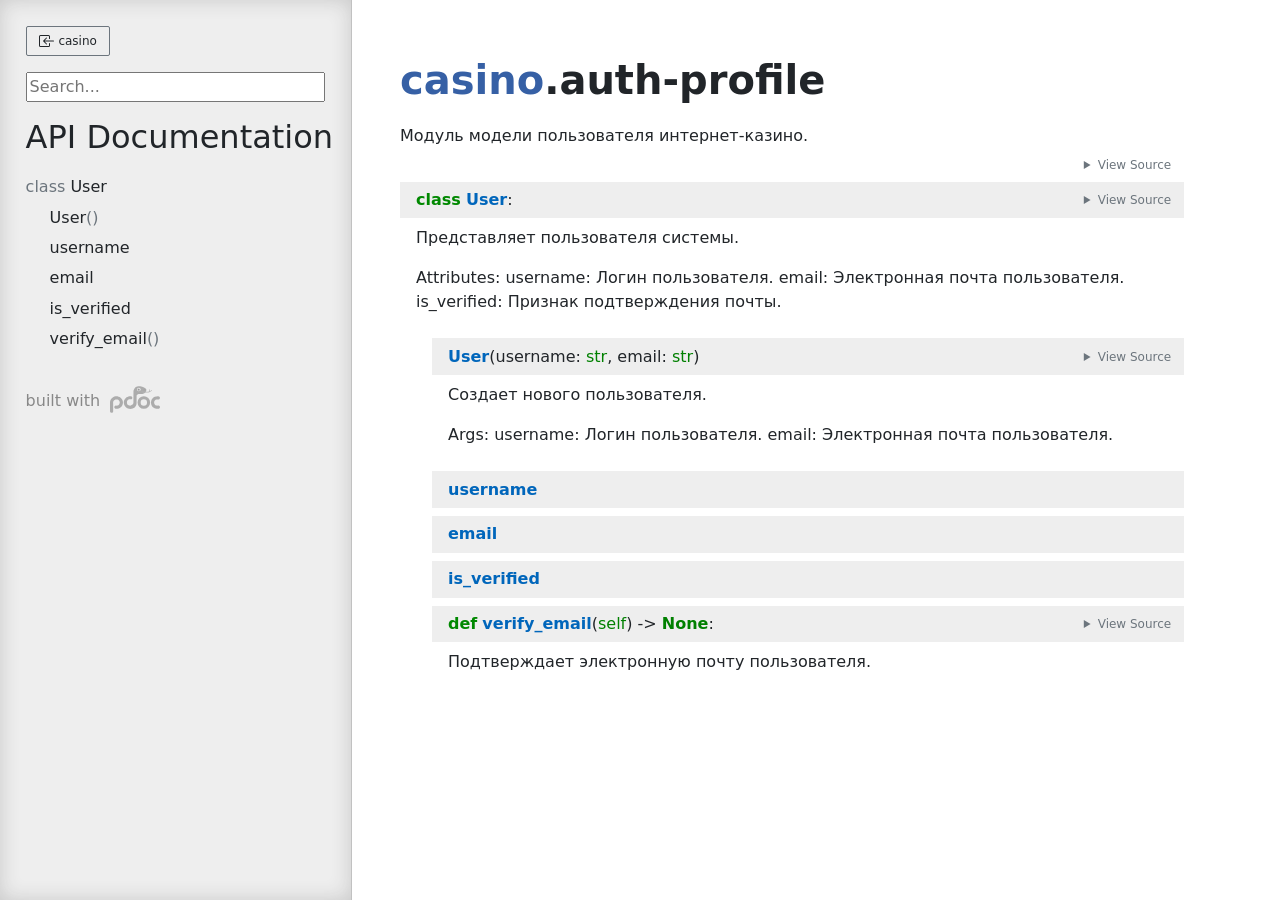
<file: docs/casino/auth-profile.html>
<!doctype html>
<html lang="en">
<head>
    <meta charset="utf-8">
    <meta name="viewport" content="width=device-width, initial-scale=1">
    <meta name="generator" content="pdoc 16.0.0"/>
    <title>casino.auth-profile API documentation</title>

    <style>/*! * Bootstrap Reboot v5.0.0 (https://getbootstrap.com/) * Copyright 2011-2021 The Bootstrap Authors * Copyright 2011-2021 Twitter, Inc. * Licensed under MIT (https://github.com/twbs/bootstrap/blob/main/LICENSE) * Forked from Normalize.css, licensed MIT (https://github.com/necolas/normalize.css/blob/master/LICENSE.md) */*,::after,::before{box-sizing:border-box}@media (prefers-reduced-motion:no-preference){:root{scroll-behavior:smooth}}body{margin:0;font-family:system-ui,-apple-system,"Segoe UI",Roboto,"Helvetica Neue",Arial,"Noto Sans","Liberation Sans",sans-serif,"Apple Color Emoji","Segoe UI Emoji","Segoe UI Symbol","Noto Color Emoji";font-size:1rem;font-weight:400;line-height:1.5;color:#212529;background-color:#fff;-webkit-text-size-adjust:100%;-webkit-tap-highlight-color:transparent}hr{margin:1rem 0;color:inherit;background-color:currentColor;border:0;opacity:.25}hr:not([size]){height:1px}h1,h2,h3,h4,h5,h6{margin-top:0;margin-bottom:.5rem;font-weight:500;line-height:1.2}h1{font-size:calc(1.375rem + 1.5vw)}@media (min-width:1200px){h1{font-size:2.5rem}}h2{font-size:calc(1.325rem + .9vw)}@media (min-width:1200px){h2{font-size:2rem}}h3{font-size:calc(1.3rem + .6vw)}@media (min-width:1200px){h3{font-size:1.75rem}}h4{font-size:calc(1.275rem + .3vw)}@media (min-width:1200px){h4{font-size:1.5rem}}h5{font-size:1.25rem}h6{font-size:1rem}p{margin-top:0;margin-bottom:1rem}abbr[data-bs-original-title],abbr[title]{-webkit-text-decoration:underline dotted;text-decoration:underline dotted;cursor:help;-webkit-text-decoration-skip-ink:none;text-decoration-skip-ink:none}address{margin-bottom:1rem;font-style:normal;line-height:inherit}ol,ul{padding-left:2rem}dl,ol,ul{margin-top:0;margin-bottom:1rem}ol ol,ol ul,ul ol,ul ul{margin-bottom:0}dt{font-weight:700}dd{margin-bottom:.5rem;margin-left:0}blockquote{margin:0 0 1rem}b,strong{font-weight:bolder}small{font-size:.875em}mark{padding:.2em;background-color:#fcf8e3}sub,sup{position:relative;font-size:.75em;line-height:0;vertical-align:baseline}sub{bottom:-.25em}sup{top:-.5em}a{color:#0d6efd;text-decoration:underline}a:hover{color:#0a58ca}a:not([href]):not([class]),a:not([href]):not([class]):hover{color:inherit;text-decoration:none}code,kbd,pre,samp{font-family:SFMono-Regular,Menlo,Monaco,Consolas,"Liberation Mono","Courier New",monospace;font-size:1em;direction:ltr;unicode-bidi:bidi-override}pre{display:block;margin-top:0;margin-bottom:1rem;overflow:auto;font-size:.875em}pre code{font-size:inherit;color:inherit;word-break:normal}code{font-size:.875em;color:#d63384;word-wrap:break-word}a>code{color:inherit}kbd{padding:.2rem .4rem;font-size:.875em;color:#fff;background-color:#212529;border-radius:.2rem}kbd kbd{padding:0;font-size:1em;font-weight:700}figure{margin:0 0 1rem}img,svg{vertical-align:middle}table{caption-side:bottom;border-collapse:collapse}caption{padding-top:.5rem;padding-bottom:.5rem;color:#6c757d;text-align:left}th{text-align:inherit;text-align:-webkit-match-parent}tbody,td,tfoot,th,thead,tr{border-color:inherit;border-style:solid;border-width:0}label{display:inline-block}button{border-radius:0}button:focus:not(:focus-visible){outline:0}button,input,optgroup,select,textarea{margin:0;font-family:inherit;font-size:inherit;line-height:inherit}button,select{text-transform:none}[role=button]{cursor:pointer}select{word-wrap:normal}select:disabled{opacity:1}[list]::-webkit-calendar-picker-indicator{display:none}[type=button],[type=reset],[type=submit],button{-webkit-appearance:button}[type=button]:not(:disabled),[type=reset]:not(:disabled),[type=submit]:not(:disabled),button:not(:disabled){cursor:pointer}::-moz-focus-inner{padding:0;border-style:none}textarea{resize:vertical}fieldset{min-width:0;padding:0;margin:0;border:0}legend{float:left;width:100%;padding:0;margin-bottom:.5rem;font-size:calc(1.275rem + .3vw);line-height:inherit}@media (min-width:1200px){legend{font-size:1.5rem}}legend+*{clear:left}::-webkit-datetime-edit-day-field,::-webkit-datetime-edit-fields-wrapper,::-webkit-datetime-edit-hour-field,::-webkit-datetime-edit-minute,::-webkit-datetime-edit-month-field,::-webkit-datetime-edit-text,::-webkit-datetime-edit-year-field{padding:0}::-webkit-inner-spin-button{height:auto}[type=search]{outline-offset:-2px;-webkit-appearance:textfield}::-webkit-search-decoration{-webkit-appearance:none}::-webkit-color-swatch-wrapper{padding:0}::file-selector-button{font:inherit}::-webkit-file-upload-button{font:inherit;-webkit-appearance:button}output{display:inline-block}iframe{border:0}summary{display:list-item;cursor:pointer}progress{vertical-align:baseline}[hidden]{display:none!important}</style>
    <style>/*! syntax-highlighting.css */pre{line-height:125%;}span.linenos{color:inherit; background-color:transparent; padding-left:5px; padding-right:20px;}.pdoc-code .hll{background-color:#ffffcc}.pdoc-code{background:#f8f8f8;}.pdoc-code .c{color:#3D7B7B; font-style:italic}.pdoc-code .err{border:1px solid #FF0000}.pdoc-code .k{color:#008000; font-weight:bold}.pdoc-code .o{color:#666666}.pdoc-code .ch{color:#3D7B7B; font-style:italic}.pdoc-code .cm{color:#3D7B7B; font-style:italic}.pdoc-code .cp{color:#9C6500}.pdoc-code .cpf{color:#3D7B7B; font-style:italic}.pdoc-code .c1{color:#3D7B7B; font-style:italic}.pdoc-code .cs{color:#3D7B7B; font-style:italic}.pdoc-code .gd{color:#A00000}.pdoc-code .ge{font-style:italic}.pdoc-code .gr{color:#E40000}.pdoc-code .gh{color:#000080; font-weight:bold}.pdoc-code .gi{color:#008400}.pdoc-code .go{color:#717171}.pdoc-code .gp{color:#000080; font-weight:bold}.pdoc-code .gs{font-weight:bold}.pdoc-code .gu{color:#800080; font-weight:bold}.pdoc-code .gt{color:#0044DD}.pdoc-code .kc{color:#008000; font-weight:bold}.pdoc-code .kd{color:#008000; font-weight:bold}.pdoc-code .kn{color:#008000; font-weight:bold}.pdoc-code .kp{color:#008000}.pdoc-code .kr{color:#008000; font-weight:bold}.pdoc-code .kt{color:#B00040}.pdoc-code .m{color:#666666}.pdoc-code .s{color:#BA2121}.pdoc-code .na{color:#687822}.pdoc-code .nb{color:#008000}.pdoc-code .nc{color:#0000FF; font-weight:bold}.pdoc-code .no{color:#880000}.pdoc-code .nd{color:#AA22FF}.pdoc-code .ni{color:#717171; font-weight:bold}.pdoc-code .ne{color:#CB3F38; font-weight:bold}.pdoc-code .nf{color:#0000FF}.pdoc-code .nl{color:#767600}.pdoc-code .nn{color:#0000FF; font-weight:bold}.pdoc-code .nt{color:#008000; font-weight:bold}.pdoc-code .nv{color:#19177C}.pdoc-code .ow{color:#AA22FF; font-weight:bold}.pdoc-code .w{color:#bbbbbb}.pdoc-code .mb{color:#666666}.pdoc-code .mf{color:#666666}.pdoc-code .mh{color:#666666}.pdoc-code .mi{color:#666666}.pdoc-code .mo{color:#666666}.pdoc-code .sa{color:#BA2121}.pdoc-code .sb{color:#BA2121}.pdoc-code .sc{color:#BA2121}.pdoc-code .dl{color:#BA2121}.pdoc-code .sd{color:#BA2121; font-style:italic}.pdoc-code .s2{color:#BA2121}.pdoc-code .se{color:#AA5D1F; font-weight:bold}.pdoc-code .sh{color:#BA2121}.pdoc-code .si{color:#A45A77; font-weight:bold}.pdoc-code .sx{color:#008000}.pdoc-code .sr{color:#A45A77}.pdoc-code .s1{color:#BA2121}.pdoc-code .ss{color:#19177C}.pdoc-code .bp{color:#008000}.pdoc-code .fm{color:#0000FF}.pdoc-code .vc{color:#19177C}.pdoc-code .vg{color:#19177C}.pdoc-code .vi{color:#19177C}.pdoc-code .vm{color:#19177C}.pdoc-code .il{color:#666666}</style>
    <style>/*! theme.css */:root{--pdoc-background:#fff;}.pdoc{--text:#212529;--muted:#6c757d;--link:#3660a5;--link-hover:#1659c5;--code:#f8f8f8;--active:#fff598;--accent:#eee;--accent2:#c1c1c1;--nav-hover:rgba(255, 255, 255, 0.5);--name:#0066BB;--def:#008800;--annotation:#007020;}</style>
    <style>/*! layout.css */html, body{width:100%;height:100%;}html, main{scroll-behavior:smooth;}body{background-color:var(--pdoc-background);}@media (max-width:769px){#navtoggle{cursor:pointer;position:absolute;width:50px;height:40px;top:1rem;right:1rem;border-color:var(--text);color:var(--text);display:flex;opacity:0.8;z-index:999;}#navtoggle:hover{opacity:1;}#togglestate + div{display:none;}#togglestate:checked + div{display:inherit;}main, header{padding:2rem 3vw;}header + main{margin-top:-3rem;}.git-button{display:none !important;}nav input[type="search"]{max-width:77%;}nav input[type="search"]:first-child{margin-top:-6px;}nav input[type="search"]:valid ~ *{display:none !important;}}@media (min-width:770px){:root{--sidebar-width:clamp(12.5rem, 28vw, 22rem);}nav{position:fixed;overflow:auto;height:100vh;width:var(--sidebar-width);}main, header{padding:3rem 2rem 3rem calc(var(--sidebar-width) + 3rem);width:calc(54rem + var(--sidebar-width));max-width:100%;}header + main{margin-top:-4rem;}#navtoggle{display:none;}}#togglestate{position:absolute;height:0;opacity:0;}nav.pdoc{--pad:clamp(0.5rem, 2vw, 1.75rem);--indent:1.5rem;background-color:var(--accent);border-right:1px solid var(--accent2);box-shadow:0 0 20px rgba(50, 50, 50, .2) inset;padding:0 0 0 var(--pad);overflow-wrap:anywhere;scrollbar-width:thin; scrollbar-color:var(--accent2) transparent; z-index:1}nav.pdoc::-webkit-scrollbar{width:.4rem; }nav.pdoc::-webkit-scrollbar-thumb{background-color:var(--accent2); }nav.pdoc > div{padding:var(--pad) 0;}nav.pdoc .module-list-button{display:inline-flex;align-items:center;color:var(--text);border-color:var(--muted);margin-bottom:1rem;}nav.pdoc .module-list-button:hover{border-color:var(--text);}nav.pdoc input[type=search]{display:block;outline-offset:0;width:calc(100% - var(--pad));}nav.pdoc .logo{max-width:calc(100% - var(--pad));max-height:35vh;display:block;margin:0 auto 1rem;transform:translate(calc(-.5 * var(--pad)), 0);}nav.pdoc ul{list-style:none;padding-left:0;}nav.pdoc > div > ul{margin-left:calc(0px - var(--pad));}nav.pdoc li a{padding:.2rem 0 .2rem calc(var(--pad) + var(--indent));}nav.pdoc > div > ul > li > a{padding-left:var(--pad);}nav.pdoc li{transition:all 100ms;}nav.pdoc li:hover{background-color:var(--nav-hover);}nav.pdoc a, nav.pdoc a:hover{color:var(--text);}nav.pdoc a{display:block;}nav.pdoc > h2:first-of-type{margin-top:1.5rem;}nav.pdoc .class:before{content:"class ";color:var(--muted);}nav.pdoc .function:after{content:"()";color:var(--muted);}nav.pdoc footer:before{content:"";display:block;width:calc(100% - var(--pad));border-top:solid var(--accent2) 1px;margin-top:1.5rem;padding-top:.5rem;}nav.pdoc footer{font-size:small;}</style>
    <style>/*! content.css */.pdoc{color:var(--text);box-sizing:border-box;line-height:1.5;background:none;}.pdoc .pdoc-button{cursor:pointer;display:inline-block;border:solid black 1px;border-radius:2px;font-size:.75rem;padding:calc(0.5em - 1px) 1em;transition:100ms all;}.pdoc .alert{padding:1rem 1rem 1rem calc(1.5rem + 24px);border:1px solid transparent;border-radius:.25rem;background-repeat:no-repeat;background-position:.75rem center;margin-bottom:1rem;}.pdoc .alert > em{display:none;}.pdoc .alert > *:last-child{margin-bottom:0;}.pdoc .alert.note{color:#084298;background-color:#cfe2ff;border-color:#b6d4fe;background-image:url("data:image/svg+xml,%3Csvg%20xmlns%3D%22http%3A//www.w3.org/2000/svg%22%20width%3D%2224%22%20height%3D%2224%22%20fill%3D%22%23084298%22%20viewBox%3D%220%200%2016%2016%22%3E%3Cpath%20d%3D%22M8%2016A8%208%200%201%200%208%200a8%208%200%200%200%200%2016zm.93-9.412-1%204.705c-.07.34.029.533.304.533.194%200%20.487-.07.686-.246l-.088.416c-.287.346-.92.598-1.465.598-.703%200-1.002-.422-.808-1.319l.738-3.468c.064-.293.006-.399-.287-.47l-.451-.081.082-.381%202.29-.287zM8%205.5a1%201%200%201%201%200-2%201%201%200%200%201%200%202z%22/%3E%3C/svg%3E");}.pdoc .alert.tip{color:#0a3622;background-color:#d1e7dd;border-color:#a3cfbb;background-image:url("data:image/svg+xml,%3Csvg%20xmlns%3D%22http%3A//www.w3.org/2000/svg%22%20width%3D%2224%22%20height%3D%2224%22%20fill%3D%22%230a3622%22%20viewBox%3D%220%200%2016%2016%22%3E%3Cpath%20d%3D%22M2%206a6%206%200%201%201%2010.174%204.31c-.203.196-.359.4-.453.619l-.762%201.769A.5.5%200%200%201%2010.5%2013a.5.5%200%200%201%200%201%20.5.5%200%200%201%200%201l-.224.447a1%201%200%200%201-.894.553H6.618a1%201%200%200%201-.894-.553L5.5%2015a.5.5%200%200%201%200-1%20.5.5%200%200%201%200-1%20.5.5%200%200%201-.46-.302l-.761-1.77a2%202%200%200%200-.453-.618A5.98%205.98%200%200%201%202%206m6-5a5%205%200%200%200-3.479%208.592c.263.254.514.564.676.941L5.83%2012h4.342l.632-1.467c.162-.377.413-.687.676-.941A5%205%200%200%200%208%201%22/%3E%3C/svg%3E");}.pdoc .alert.important{color:#055160;background-color:#cff4fc;border-color:#9eeaf9;background-image:url("data:image/svg+xml,%3Csvg%20xmlns%3D%22http%3A//www.w3.org/2000/svg%22%20width%3D%2224%22%20height%3D%2224%22%20fill%3D%22%23055160%22%20viewBox%3D%220%200%2016%2016%22%3E%3Cpath%20d%3D%22M2%200a2%202%200%200%200-2%202v12a2%202%200%200%200%202%202h12a2%202%200%200%200%202-2V2a2%202%200%200%200-2-2zm6%204c.535%200%20.954.462.9.995l-.35%203.507a.552.552%200%200%201-1.1%200L7.1%204.995A.905.905%200%200%201%208%204m.002%206a1%201%200%201%201%200%202%201%201%200%200%201%200-2%22/%3E%3C/svg%3E");}.pdoc .alert.warning{color:#664d03;background-color:#fff3cd;border-color:#ffecb5;background-image:url("data:image/svg+xml,%3Csvg%20xmlns%3D%22http%3A//www.w3.org/2000/svg%22%20width%3D%2224%22%20height%3D%2224%22%20fill%3D%22%23664d03%22%20viewBox%3D%220%200%2016%2016%22%3E%3Cpath%20d%3D%22M8.982%201.566a1.13%201.13%200%200%200-1.96%200L.165%2013.233c-.457.778.091%201.767.98%201.767h13.713c.889%200%201.438-.99.98-1.767L8.982%201.566zM8%205c.535%200%20.954.462.9.995l-.35%203.507a.552.552%200%200%201-1.1%200L7.1%205.995A.905.905%200%200%201%208%205zm.002%206a1%201%200%201%201%200%202%201%201%200%200%201%200-2z%22/%3E%3C/svg%3E");}.pdoc .alert.caution{color:#842029;background-color:#f8d7da;border-color:#f5c2c7;background-image:url("data:image/svg+xml,%3Csvg%20xmlns%3D%22http%3A//www.w3.org/2000/svg%22%20width%3D%2224%22%20height%3D%2224%22%20fill%3D%22%23842029%22%20viewBox%3D%220%200%2016%2016%22%3E%3Cpath%20d%3D%22M11.46.146A.5.5%200%200%200%2011.107%200H4.893a.5.5%200%200%200-.353.146L.146%204.54A.5.5%200%200%200%200%204.893v6.214a.5.5%200%200%200%20.146.353l4.394%204.394a.5.5%200%200%200%20.353.146h6.214a.5.5%200%200%200%20.353-.146l4.394-4.394a.5.5%200%200%200%20.146-.353V4.893a.5.5%200%200%200-.146-.353zM8%204c.535%200%20.954.462.9.995l-.35%203.507a.552.552%200%200%201-1.1%200L7.1%204.995A.905.905%200%200%201%208%204m.002%206a1%201%200%201%201%200%202%201%201%200%200%201%200-2%22/%3E%3C/svg%3E");}.pdoc .alert.danger{color:#842029;background-color:#f8d7da;border-color:#f5c2c7;background-image:url("data:image/svg+xml,%3Csvg%20xmlns%3D%22http%3A//www.w3.org/2000/svg%22%20width%3D%2224%22%20height%3D%2224%22%20fill%3D%22%23842029%22%20viewBox%3D%220%200%2016%2016%22%3E%3Cpath%20d%3D%22M5.52.359A.5.5%200%200%201%206%200h4a.5.5%200%200%201%20.474.658L8.694%206H12.5a.5.5%200%200%201%20.395.807l-7%209a.5.5%200%200%201-.873-.454L6.823%209.5H3.5a.5.5%200%200%201-.48-.641l2.5-8.5z%22/%3E%3C/svg%3E");}.pdoc .visually-hidden{position:absolute !important;width:1px !important;height:1px !important;padding:0 !important;margin:-1px !important;overflow:hidden !important;clip:rect(0, 0, 0, 0) !important;white-space:nowrap !important;border:0 !important;}.pdoc h1, .pdoc h2, .pdoc h3{font-weight:300;margin:.3em 0;padding:.2em 0;}.pdoc > section:not(.module-info) h1{font-size:1.5rem;font-weight:500;}.pdoc > section:not(.module-info) h2{font-size:1.4rem;font-weight:500;}.pdoc > section:not(.module-info) h3{font-size:1.3rem;font-weight:500;}.pdoc > section:not(.module-info) h4{font-size:1.2rem;}.pdoc > section:not(.module-info) h5{font-size:1.1rem;}.pdoc a{text-decoration:none;color:var(--link);}.pdoc a:hover{color:var(--link-hover);}.pdoc blockquote{margin-left:2rem;}.pdoc pre{border-top:1px solid var(--accent2);border-bottom:1px solid var(--accent2);margin-top:0;margin-bottom:1em;padding:.5rem 0 .5rem .5rem;overflow-x:auto;background-color:var(--code);}.pdoc code{color:var(--text);padding:.2em .4em;margin:0;font-size:85%;background-color:var(--accent);border-radius:6px;}.pdoc a > code{color:inherit;}.pdoc pre > code{display:inline-block;font-size:inherit;background:none;border:none;padding:0;}.pdoc > section:not(.module-info){margin-bottom:1.5rem;}.pdoc .modulename{margin-top:0;font-weight:bold;}.pdoc .modulename a{color:var(--link);transition:100ms all;}.pdoc .git-button{float:right;border:solid var(--link) 1px;}.pdoc .git-button:hover{background-color:var(--link);color:var(--pdoc-background);}.view-source-toggle-state,.view-source-toggle-state ~ .pdoc-code{display:none;}.view-source-toggle-state:checked ~ .pdoc-code{display:block;}.view-source-button{display:inline-block;float:right;font-size:.75rem;line-height:1.5rem;color:var(--muted);padding:0 .4rem 0 1.3rem;cursor:pointer;text-indent:-2px;}.view-source-button > span{visibility:hidden;}.module-info .view-source-button{float:none;display:flex;justify-content:flex-end;margin:-1.2rem .4rem -.2rem 0;}.view-source-button::before{position:absolute;content:"View Source";display:list-item;list-style-type:disclosure-closed;}.view-source-toggle-state:checked ~ .attr .view-source-button::before,.view-source-toggle-state:checked ~ .view-source-button::before{list-style-type:disclosure-open;}.pdoc .docstring{margin-bottom:1.5rem;}.pdoc section:not(.module-info) .docstring{margin-left:clamp(0rem, 5vw - 2rem, 1rem);}.pdoc .docstring .pdoc-code{margin-left:1em;margin-right:1em;}.pdoc h1:target,.pdoc h2:target,.pdoc h3:target,.pdoc h4:target,.pdoc h5:target,.pdoc h6:target,.pdoc .pdoc-code > pre > span:target{background-color:var(--active);box-shadow:-1rem 0 0 0 var(--active);}.pdoc .pdoc-code > pre > span:target{display:block;}.pdoc div:target > .attr,.pdoc section:target > .attr,.pdoc dd:target > a{background-color:var(--active);}.pdoc *{scroll-margin:2rem;}.pdoc .pdoc-code .linenos{user-select:none;}.pdoc .attr:hover{filter:contrast(0.95);}.pdoc section, .pdoc .classattr{position:relative;}.pdoc .headerlink{--width:clamp(1rem, 3vw, 2rem);position:absolute;top:0;left:calc(0rem - var(--width));transition:all 100ms ease-in-out;opacity:0;}.pdoc .headerlink::before{content:"#";display:block;text-align:center;width:var(--width);height:2.3rem;line-height:2.3rem;font-size:1.5rem;}.pdoc .attr:hover ~ .headerlink,.pdoc *:target > .headerlink,.pdoc .headerlink:hover{opacity:1;}.pdoc .attr{display:block;margin:.5rem 0 .5rem;padding:.4rem .4rem .4rem 1rem;background-color:var(--accent);overflow-x:auto;}.pdoc .classattr{margin-left:2rem;}.pdoc .decorator-deprecated{color:#842029;}.pdoc .decorator-deprecated ~ span{filter:grayscale(1) opacity(0.8);}.pdoc .name{color:var(--name);font-weight:bold;}.pdoc .def{color:var(--def);font-weight:bold;}.pdoc .signature{background-color:transparent;}.pdoc .param, .pdoc .return-annotation{white-space:pre;}.pdoc .signature.multiline .param{display:block;}.pdoc .signature.condensed .param{display:inline-block;}.pdoc .annotation{color:var(--annotation);}.pdoc .view-value-toggle-state,.pdoc .view-value-toggle-state ~ .default_value{display:none;}.pdoc .view-value-toggle-state:checked ~ .default_value{display:inherit;}.pdoc .view-value-button{font-size:.5rem;vertical-align:middle;border-style:dashed;margin-top:-0.1rem;}.pdoc .view-value-button:hover{background:white;}.pdoc .view-value-button::before{content:"show";text-align:center;width:2.2em;display:inline-block;}.pdoc .view-value-toggle-state:checked ~ .view-value-button::before{content:"hide";}.pdoc .inherited{margin-left:2rem;}.pdoc .inherited dt{font-weight:700;}.pdoc .inherited dt, .pdoc .inherited dd{display:inline;margin-left:0;margin-bottom:.5rem;}.pdoc .inherited dd:not(:last-child):after{content:", ";}.pdoc .inherited .class:before{content:"class ";}.pdoc .inherited .function a:after{content:"()";}.pdoc .search-result .docstring{overflow:auto;max-height:25vh;}.pdoc .search-result.focused > .attr{background-color:var(--active);}.pdoc .attribution{margin-top:2rem;display:block;opacity:0.5;transition:all 200ms;filter:grayscale(100%);}.pdoc .attribution:hover{opacity:1;filter:grayscale(0%);}.pdoc .attribution img{margin-left:5px;height:27px;vertical-align:bottom;width:50px;transition:all 200ms;}.pdoc table{display:block;width:max-content;max-width:100%;overflow:auto;margin-bottom:1rem;}.pdoc table th{font-weight:600;}.pdoc table th, .pdoc table td{padding:6px 13px;border:1px solid var(--accent2);}</style>
    <style>/*! custom.css */</style></head>
<body>
    <nav class="pdoc">
        <label id="navtoggle" for="togglestate" class="pdoc-button"><svg xmlns='http://www.w3.org/2000/svg' viewBox='0 0 30 30'><path stroke-linecap='round' stroke="currentColor" stroke-miterlimit='10' stroke-width='2' d='M4 7h22M4 15h22M4 23h22'/></svg></label>
        <input id="togglestate" type="checkbox" aria-hidden="true" tabindex="-1">
        <div>            <a class="pdoc-button module-list-button" href="../casino.html">
<svg xmlns="http://www.w3.org/2000/svg" width="16" height="16" fill="currentColor" class="bi bi-box-arrow-in-left" viewBox="0 0 16 16">
  <path fill-rule="evenodd" d="M10 3.5a.5.5 0 0 0-.5-.5h-8a.5.5 0 0 0-.5.5v9a.5.5 0 0 0 .5.5h8a.5.5 0 0 0 .5-.5v-2a.5.5 0 0 1 1 0v2A1.5 1.5 0 0 1 9.5 14h-8A1.5 1.5 0 0 1 0 12.5v-9A1.5 1.5 0 0 1 1.5 2h8A1.5 1.5 0 0 1 11 3.5v2a.5.5 0 0 1-1 0v-2z"/>
  <path fill-rule="evenodd" d="M4.146 8.354a.5.5 0 0 1 0-.708l3-3a.5.5 0 1 1 .708.708L5.707 7.5H14.5a.5.5 0 0 1 0 1H5.707l2.147 2.146a.5.5 0 0 1-.708.708l-3-3z"/>
</svg>                &nbsp;casino</a>


            <input type="search" placeholder="Search..." role="searchbox" aria-label="search"
                   pattern=".+" required>



            <h2>API Documentation</h2>
                <ul class="memberlist">
            <li>
                    <a class="class" href="#User">User</a>
                            <ul class="memberlist">
                        <li>
                                <a class="function" href="#User.__init__">User</a>
                        </li>
                        <li>
                                <a class="variable" href="#User.username">username</a>
                        </li>
                        <li>
                                <a class="variable" href="#User.email">email</a>
                        </li>
                        <li>
                                <a class="variable" href="#User.is_verified">is_verified</a>
                        </li>
                        <li>
                                <a class="function" href="#User.verify_email">verify_email</a>
                        </li>
                </ul>

            </li>
    </ul>



        <a class="attribution" title="pdoc: Python API documentation generator" href="https://pdoc.dev" target="_blank">
            built with <span class="visually-hidden">pdoc</span><img
                alt="pdoc logo"
                src="data:image/svg+xml,%3Csvg%20xmlns%3D%22http%3A//www.w3.org/2000/svg%22%20role%3D%22img%22%20aria-label%3D%22pdoc%20logo%22%20width%3D%22300%22%20height%3D%22160%22%20viewBox%3D%220%200%20150%2080%22%3E%3Ctitle%3Epdoc%3C/title%3E%3Cpath%20d%3D%22M132.316%2048.886c.276-4.679%202.342-6.698%204.409-7.982s4.27-1.165%206.751-1.055c1.586.07%203.044.156%204.222-.482%201.142-.619%202.026-1.932%202.162-3.739.268-3.576-1.929-5.368-5.006-5.551s-7.599.524-10.517%201.606c-4.455%201.652-8.588%206.606-9.552%208.992s-2.342%206.193-1.745%2010.873%202.664%209.221%205.878%2011.79%205.878%203.808%2010.103%204.312%203.444.229%206.062.229%205.006-2.202%204.914-4.909-2.296-5.001-4.501-4.863-3.077.505-5.281.229-7.715-2.064-7.899-9.451z%22%20fill%3D%22%23198754%22/%3E%3Ccircle%20cx%3D%22101.504%22%20cy%3D%2248.943%22%20r%3D%2214.208%22%20fill%3D%22none%22%20stroke%3D%22%23198754%22%20stroke-width%3D%229.354%22/%3E%3Cpath%20d%3D%22M87.81.002c-3.637.065-5.001.454-7.014%201.232s-3.443%201.363-6.3%204.282c-1.723%201.76-3.148%205.019-3.776%207.329-.413%201.521-.316%202.63-.316%202.63l-.195%2034.612c.065%205.774-6.755%208.305-9.612%208.37s-9.678-1.038-9.743-9.408%207.128-9.521%208.362-9.521c1.413-.13%202.526-.021%203.718-.016%202.071.009%204.157-.778%204.092-4.671s-4.157-4.736-4.157-4.736c-6.3-.843-11.43%202.206-11.43%202.206S40.917%2038.15%2041.372%2049.634%2051.568%2068.19%2061.311%2068.125s18.316-7.007%2018.445-17.193l.13-22.772c.046-2.291%202.683-3.644%204.476-4.203.745-.232%201.694-.274%201.694-.274l10.457-.13s4.871-.324%207.729-3.114%204.352-6.294%204.352-6.294.974-3.049.13-4.606-.195-1.233-2.792-3.309-8.573-4.477-8.573-4.477S91.447-.063%2087.81.002zM0%2047.169l.065%2028.417S0%2080.127%204.481%2079.997s5.072-3.866%205.049-4.152l-.113-28.482s1.624-7.656%209.937-7.721%2010.002%206.942%2010.002%208.499-.909%2010.51-9.093%2010.51c-.948%200-2.99-.567-4.145-.272-3.919%201-3.194%204.554-3.194%204.554s.065%205.061%207.404%204.996%2018.575-6.034%2018.575-19.074S26.953%2030.04%2019.549%2029.91%201.234%2035.296%200%2047.169z%22%20fill%3D%22%23198754%22/%3E%3Cg%20transform%3D%22matrix%28.325601%200%200%20.325256%20-10.32669%20-45.802786%29%22%3E%3Ccircle%20cx%3D%22297.554%22%20cy%3D%22172.286%22%20r%3D%2216.5%22%20fill%3D%22%23fff%22/%3E%3Cellipse%20cx%3D%22297.709%22%20cy%3D%22172.642%22%20rx%3D%2211.071%22%20ry%3D%2210.871%22%20fill%3D%22%23105a48%22/%3E%3Ccircle%20cx%3D%22304.104%22%20cy%3D%22167.667%22%20r%3D%224.5%22%20fill%3D%22%23fff%22/%3E%3C/g%3E%3Cpath%20d%3D%22M94.661%2017.032l.893-1.476s.99.714%201.916.925%201.575.114%202.955.114l14.565-.162c1.283-.032%203.085-.762%203.02-3.293s-.373-3.503-.373-3.503l1.283-.487s.52.503.877%201.573.309%201.995.292%202.66-.227%201.541-.227%201.541%201.564-.308%202.359-1.038.823-.779%201.489-1.508.812-.86.812-.86.552-.13.877.26.341.957.065%201.46-1.672%202.206-3.247%203.066-2.76%201.427-3.929%201.768-3.848.73-7.063.714l-10.944-.114s-2.143-.081-3.02-.373-2.241-.973-2.598-1.265z%22%20fill%3D%22%23d36d49%22/%3E%3Cg%20fill%3D%22%23105a48%22%3E%3Cellipse%20cx%3D%2293.052%22%20cy%3D%2243.567%22%20rx%3D%22.869%22%20ry%3D%221.014%22%20transform%3D%22rotate%28341.022%29%22/%3E%3Cellipse%20cx%3D%22104.3%22%20cy%3D%22-16.184%22%20rx%3D%22.865%22%20ry%3D%221.009%22%20transform%3D%22rotate%2814.786%29%22/%3E%3C/g%3E%3C/svg%3E"/>
        </a>
</div>
    </nav>
    <main class="pdoc">
            <section class="module-info">
                    <h1 class="modulename">
<a href="./../casino.html">casino</a><wbr>.auth-profile    </h1>

                        <div class="docstring"><p>Модуль модели пользователя интернет-казино.</p>
</div>

                        <input id="mod-auth-profile-view-source" class="view-source-toggle-state" type="checkbox" aria-hidden="true" tabindex="-1">

                        <label class="view-source-button" for="mod-auth-profile-view-source"><span>View Source</span></label>

                        <div class="pdoc-code codehilite"><pre><span></span><span id="L-1"><a href="#L-1"><span class="linenos"> 1</span></a><span class="sd">&quot;&quot;&quot;Модуль модели пользователя интернет-казино.&quot;&quot;&quot;</span>
</span><span id="L-2"><a href="#L-2"><span class="linenos"> 2</span></a>
</span><span id="L-3"><a href="#L-3"><span class="linenos"> 3</span></a><span class="k">class</span> <span class="nc">User</span><span class="p">:</span>
</span><span id="L-4"><a href="#L-4"><span class="linenos"> 4</span></a><span class="w">    </span><span class="sd">&quot;&quot;&quot;Представляет пользователя системы.</span>
</span><span id="L-5"><a href="#L-5"><span class="linenos"> 5</span></a>
</span><span id="L-6"><a href="#L-6"><span class="linenos"> 6</span></a><span class="sd">    Attributes:</span>
</span><span id="L-7"><a href="#L-7"><span class="linenos"> 7</span></a><span class="sd">        username: Логин пользователя.</span>
</span><span id="L-8"><a href="#L-8"><span class="linenos"> 8</span></a><span class="sd">        email: Электронная почта пользователя.</span>
</span><span id="L-9"><a href="#L-9"><span class="linenos"> 9</span></a><span class="sd">        is_verified: Признак подтверждения почты.</span>
</span><span id="L-10"><a href="#L-10"><span class="linenos">10</span></a><span class="sd">    &quot;&quot;&quot;</span>
</span><span id="L-11"><a href="#L-11"><span class="linenos">11</span></a>
</span><span id="L-12"><a href="#L-12"><span class="linenos">12</span></a>    <span class="k">def</span> <span class="fm">__init__</span><span class="p">(</span><span class="bp">self</span><span class="p">,</span> <span class="n">username</span><span class="p">:</span> <span class="nb">str</span><span class="p">,</span> <span class="n">email</span><span class="p">:</span> <span class="nb">str</span><span class="p">)</span> <span class="o">-&gt;</span> <span class="kc">None</span><span class="p">:</span>
</span><span id="L-13"><a href="#L-13"><span class="linenos">13</span></a><span class="w">        </span><span class="sd">&quot;&quot;&quot;Создает нового пользователя.</span>
</span><span id="L-14"><a href="#L-14"><span class="linenos">14</span></a>
</span><span id="L-15"><a href="#L-15"><span class="linenos">15</span></a><span class="sd">        Args:</span>
</span><span id="L-16"><a href="#L-16"><span class="linenos">16</span></a><span class="sd">            username: Логин пользователя.</span>
</span><span id="L-17"><a href="#L-17"><span class="linenos">17</span></a><span class="sd">            email: Электронная почта пользователя.</span>
</span><span id="L-18"><a href="#L-18"><span class="linenos">18</span></a><span class="sd">        &quot;&quot;&quot;</span>
</span><span id="L-19"><a href="#L-19"><span class="linenos">19</span></a>        <span class="bp">self</span><span class="o">.</span><span class="n">username</span> <span class="o">=</span> <span class="n">username</span>
</span><span id="L-20"><a href="#L-20"><span class="linenos">20</span></a>        <span class="bp">self</span><span class="o">.</span><span class="n">email</span> <span class="o">=</span> <span class="n">email</span>
</span><span id="L-21"><a href="#L-21"><span class="linenos">21</span></a>        <span class="bp">self</span><span class="o">.</span><span class="n">is_verified</span> <span class="o">=</span> <span class="kc">False</span>
</span><span id="L-22"><a href="#L-22"><span class="linenos">22</span></a>
</span><span id="L-23"><a href="#L-23"><span class="linenos">23</span></a>    <span class="k">def</span> <span class="nf">verify_email</span><span class="p">(</span><span class="bp">self</span><span class="p">)</span> <span class="o">-&gt;</span> <span class="kc">None</span><span class="p">:</span>
</span><span id="L-24"><a href="#L-24"><span class="linenos">24</span></a><span class="w">        </span><span class="sd">&quot;&quot;&quot;Подтверждает электронную почту пользователя.&quot;&quot;&quot;</span>
</span><span id="L-25"><a href="#L-25"><span class="linenos">25</span></a>        <span class="bp">self</span><span class="o">.</span><span class="n">is_verified</span> <span class="o">=</span> <span class="kc">True</span>
</span><span id="L-26"><a href="#L-26"><span class="linenos">26</span></a>
</span><span id="L-27"><a href="#L-27"><span class="linenos">27</span></a>    <span class="k">def</span> <span class="fm">__str__</span><span class="p">(</span><span class="bp">self</span><span class="p">)</span> <span class="o">-&gt;</span> <span class="nb">str</span><span class="p">:</span>
</span><span id="L-28"><a href="#L-28"><span class="linenos">28</span></a><span class="w">        </span><span class="sd">&quot;&quot;&quot;Возвращает строковое представление пользователя.&quot;&quot;&quot;</span>
</span><span id="L-29"><a href="#L-29"><span class="linenos">29</span></a>        <span class="k">return</span> <span class="p">(</span>
</span><span id="L-30"><a href="#L-30"><span class="linenos">30</span></a>            <span class="sa">f</span><span class="s2">&quot;User(username=</span><span class="si">{</span><span class="bp">self</span><span class="o">.</span><span class="n">username</span><span class="si">}</span><span class="s2">, &quot;</span>
</span><span id="L-31"><a href="#L-31"><span class="linenos">31</span></a>            <span class="sa">f</span><span class="s2">&quot;email=</span><span class="si">{</span><span class="bp">self</span><span class="o">.</span><span class="n">email</span><span class="si">}</span><span class="s2">, verified=</span><span class="si">{</span><span class="bp">self</span><span class="o">.</span><span class="n">is_verified</span><span class="si">}</span><span class="s2">)&quot;</span>
</span><span id="L-32"><a href="#L-32"><span class="linenos">32</span></a>        <span class="p">)</span>
</span></pre></div>


            </section>
                <section id="User">
                            <input id="User-view-source" class="view-source-toggle-state" type="checkbox" aria-hidden="true" tabindex="-1">
<div class="attr class">
            
    <span class="def">class</span>
    <span class="name">User</span>:

                <label class="view-source-button" for="User-view-source"><span>View Source</span></label>

    </div>
    <a class="headerlink" href="#User"></a>
            <div class="pdoc-code codehilite"><pre><span></span><span id="User-4"><a href="#User-4"><span class="linenos"> 4</span></a><span class="k">class</span> <span class="nc">User</span><span class="p">:</span>
</span><span id="User-5"><a href="#User-5"><span class="linenos"> 5</span></a><span class="w">    </span><span class="sd">&quot;&quot;&quot;Представляет пользователя системы.</span>
</span><span id="User-6"><a href="#User-6"><span class="linenos"> 6</span></a>
</span><span id="User-7"><a href="#User-7"><span class="linenos"> 7</span></a><span class="sd">    Attributes:</span>
</span><span id="User-8"><a href="#User-8"><span class="linenos"> 8</span></a><span class="sd">        username: Логин пользователя.</span>
</span><span id="User-9"><a href="#User-9"><span class="linenos"> 9</span></a><span class="sd">        email: Электронная почта пользователя.</span>
</span><span id="User-10"><a href="#User-10"><span class="linenos">10</span></a><span class="sd">        is_verified: Признак подтверждения почты.</span>
</span><span id="User-11"><a href="#User-11"><span class="linenos">11</span></a><span class="sd">    &quot;&quot;&quot;</span>
</span><span id="User-12"><a href="#User-12"><span class="linenos">12</span></a>
</span><span id="User-13"><a href="#User-13"><span class="linenos">13</span></a>    <span class="k">def</span> <span class="fm">__init__</span><span class="p">(</span><span class="bp">self</span><span class="p">,</span> <span class="n">username</span><span class="p">:</span> <span class="nb">str</span><span class="p">,</span> <span class="n">email</span><span class="p">:</span> <span class="nb">str</span><span class="p">)</span> <span class="o">-&gt;</span> <span class="kc">None</span><span class="p">:</span>
</span><span id="User-14"><a href="#User-14"><span class="linenos">14</span></a><span class="w">        </span><span class="sd">&quot;&quot;&quot;Создает нового пользователя.</span>
</span><span id="User-15"><a href="#User-15"><span class="linenos">15</span></a>
</span><span id="User-16"><a href="#User-16"><span class="linenos">16</span></a><span class="sd">        Args:</span>
</span><span id="User-17"><a href="#User-17"><span class="linenos">17</span></a><span class="sd">            username: Логин пользователя.</span>
</span><span id="User-18"><a href="#User-18"><span class="linenos">18</span></a><span class="sd">            email: Электронная почта пользователя.</span>
</span><span id="User-19"><a href="#User-19"><span class="linenos">19</span></a><span class="sd">        &quot;&quot;&quot;</span>
</span><span id="User-20"><a href="#User-20"><span class="linenos">20</span></a>        <span class="bp">self</span><span class="o">.</span><span class="n">username</span> <span class="o">=</span> <span class="n">username</span>
</span><span id="User-21"><a href="#User-21"><span class="linenos">21</span></a>        <span class="bp">self</span><span class="o">.</span><span class="n">email</span> <span class="o">=</span> <span class="n">email</span>
</span><span id="User-22"><a href="#User-22"><span class="linenos">22</span></a>        <span class="bp">self</span><span class="o">.</span><span class="n">is_verified</span> <span class="o">=</span> <span class="kc">False</span>
</span><span id="User-23"><a href="#User-23"><span class="linenos">23</span></a>
</span><span id="User-24"><a href="#User-24"><span class="linenos">24</span></a>    <span class="k">def</span> <span class="nf">verify_email</span><span class="p">(</span><span class="bp">self</span><span class="p">)</span> <span class="o">-&gt;</span> <span class="kc">None</span><span class="p">:</span>
</span><span id="User-25"><a href="#User-25"><span class="linenos">25</span></a><span class="w">        </span><span class="sd">&quot;&quot;&quot;Подтверждает электронную почту пользователя.&quot;&quot;&quot;</span>
</span><span id="User-26"><a href="#User-26"><span class="linenos">26</span></a>        <span class="bp">self</span><span class="o">.</span><span class="n">is_verified</span> <span class="o">=</span> <span class="kc">True</span>
</span><span id="User-27"><a href="#User-27"><span class="linenos">27</span></a>
</span><span id="User-28"><a href="#User-28"><span class="linenos">28</span></a>    <span class="k">def</span> <span class="fm">__str__</span><span class="p">(</span><span class="bp">self</span><span class="p">)</span> <span class="o">-&gt;</span> <span class="nb">str</span><span class="p">:</span>
</span><span id="User-29"><a href="#User-29"><span class="linenos">29</span></a><span class="w">        </span><span class="sd">&quot;&quot;&quot;Возвращает строковое представление пользователя.&quot;&quot;&quot;</span>
</span><span id="User-30"><a href="#User-30"><span class="linenos">30</span></a>        <span class="k">return</span> <span class="p">(</span>
</span><span id="User-31"><a href="#User-31"><span class="linenos">31</span></a>            <span class="sa">f</span><span class="s2">&quot;User(username=</span><span class="si">{</span><span class="bp">self</span><span class="o">.</span><span class="n">username</span><span class="si">}</span><span class="s2">, &quot;</span>
</span><span id="User-32"><a href="#User-32"><span class="linenos">32</span></a>            <span class="sa">f</span><span class="s2">&quot;email=</span><span class="si">{</span><span class="bp">self</span><span class="o">.</span><span class="n">email</span><span class="si">}</span><span class="s2">, verified=</span><span class="si">{</span><span class="bp">self</span><span class="o">.</span><span class="n">is_verified</span><span class="si">}</span><span class="s2">)&quot;</span>
</span><span id="User-33"><a href="#User-33"><span class="linenos">33</span></a>        <span class="p">)</span>
</span></pre></div>


            <div class="docstring"><p>Представляет пользователя системы.</p>

<p>Attributes:
    username: Логин пользователя.
    email: Электронная почта пользователя.
    is_verified: Признак подтверждения почты.</p>
</div>


                            <div id="User.__init__" class="classattr">
                                        <input id="User.__init__-view-source" class="view-source-toggle-state" type="checkbox" aria-hidden="true" tabindex="-1">
<div class="attr function">
            
        <span class="name">User</span><span class="signature pdoc-code condensed">(<span class="param"><span class="n">username</span><span class="p">:</span> <span class="nb">str</span>, </span><span class="param"><span class="n">email</span><span class="p">:</span> <span class="nb">str</span></span>)</span>

                <label class="view-source-button" for="User.__init__-view-source"><span>View Source</span></label>

    </div>
    <a class="headerlink" href="#User.__init__"></a>
            <div class="pdoc-code codehilite"><pre><span></span><span id="User.__init__-13"><a href="#User.__init__-13"><span class="linenos">13</span></a>    <span class="k">def</span> <span class="fm">__init__</span><span class="p">(</span><span class="bp">self</span><span class="p">,</span> <span class="n">username</span><span class="p">:</span> <span class="nb">str</span><span class="p">,</span> <span class="n">email</span><span class="p">:</span> <span class="nb">str</span><span class="p">)</span> <span class="o">-&gt;</span> <span class="kc">None</span><span class="p">:</span>
</span><span id="User.__init__-14"><a href="#User.__init__-14"><span class="linenos">14</span></a><span class="w">        </span><span class="sd">&quot;&quot;&quot;Создает нового пользователя.</span>
</span><span id="User.__init__-15"><a href="#User.__init__-15"><span class="linenos">15</span></a>
</span><span id="User.__init__-16"><a href="#User.__init__-16"><span class="linenos">16</span></a><span class="sd">        Args:</span>
</span><span id="User.__init__-17"><a href="#User.__init__-17"><span class="linenos">17</span></a><span class="sd">            username: Логин пользователя.</span>
</span><span id="User.__init__-18"><a href="#User.__init__-18"><span class="linenos">18</span></a><span class="sd">            email: Электронная почта пользователя.</span>
</span><span id="User.__init__-19"><a href="#User.__init__-19"><span class="linenos">19</span></a><span class="sd">        &quot;&quot;&quot;</span>
</span><span id="User.__init__-20"><a href="#User.__init__-20"><span class="linenos">20</span></a>        <span class="bp">self</span><span class="o">.</span><span class="n">username</span> <span class="o">=</span> <span class="n">username</span>
</span><span id="User.__init__-21"><a href="#User.__init__-21"><span class="linenos">21</span></a>        <span class="bp">self</span><span class="o">.</span><span class="n">email</span> <span class="o">=</span> <span class="n">email</span>
</span><span id="User.__init__-22"><a href="#User.__init__-22"><span class="linenos">22</span></a>        <span class="bp">self</span><span class="o">.</span><span class="n">is_verified</span> <span class="o">=</span> <span class="kc">False</span>
</span></pre></div>


            <div class="docstring"><p>Создает нового пользователя.</p>

<p>Args:
    username: Логин пользователя.
    email: Электронная почта пользователя.</p>
</div>


                            </div>
                            <div id="User.username" class="classattr">
                                <div class="attr variable">
            <span class="name">username</span>

        
    </div>
    <a class="headerlink" href="#User.username"></a>
    
    

                            </div>
                            <div id="User.email" class="classattr">
                                <div class="attr variable">
            <span class="name">email</span>

        
    </div>
    <a class="headerlink" href="#User.email"></a>
    
    

                            </div>
                            <div id="User.is_verified" class="classattr">
                                <div class="attr variable">
            <span class="name">is_verified</span>

        
    </div>
    <a class="headerlink" href="#User.is_verified"></a>
    
    

                            </div>
                            <div id="User.verify_email" class="classattr">
                                        <input id="User.verify_email-view-source" class="view-source-toggle-state" type="checkbox" aria-hidden="true" tabindex="-1">
<div class="attr function">
            
        <span class="def">def</span>
        <span class="name">verify_email</span><span class="signature pdoc-code condensed">(<span class="param"><span class="bp">self</span></span><span class="return-annotation">) -> <span class="kc">None</span>:</span></span>

                <label class="view-source-button" for="User.verify_email-view-source"><span>View Source</span></label>

    </div>
    <a class="headerlink" href="#User.verify_email"></a>
            <div class="pdoc-code codehilite"><pre><span></span><span id="User.verify_email-24"><a href="#User.verify_email-24"><span class="linenos">24</span></a>    <span class="k">def</span> <span class="nf">verify_email</span><span class="p">(</span><span class="bp">self</span><span class="p">)</span> <span class="o">-&gt;</span> <span class="kc">None</span><span class="p">:</span>
</span><span id="User.verify_email-25"><a href="#User.verify_email-25"><span class="linenos">25</span></a><span class="w">        </span><span class="sd">&quot;&quot;&quot;Подтверждает электронную почту пользователя.&quot;&quot;&quot;</span>
</span><span id="User.verify_email-26"><a href="#User.verify_email-26"><span class="linenos">26</span></a>        <span class="bp">self</span><span class="o">.</span><span class="n">is_verified</span> <span class="o">=</span> <span class="kc">True</span>
</span></pre></div>


            <div class="docstring"><p>Подтверждает электронную почту пользователя.</p>
</div>


                            </div>
                </section>
    </main>
<script>
    function escapeHTML(html) {
        return document.createElement('div').appendChild(document.createTextNode(html)).parentNode.innerHTML;
    }

    const originalContent = document.querySelector("main.pdoc");
    let currentContent = originalContent;

    function setContent(innerHTML) {
        let elem;
        if (innerHTML) {
            elem = document.createElement("main");
            elem.classList.add("pdoc");
            elem.innerHTML = innerHTML;
        } else {
            elem = originalContent;
        }
        if (currentContent !== elem) {
            currentContent.replaceWith(elem);
            currentContent = elem;
        }
    }

    function getSearchTerm() {
        return (new URL(window.location)).searchParams.get("search");
    }

    const searchBox = document.querySelector(".pdoc input[type=search]");
    searchBox.addEventListener("input", function () {
        let url = new URL(window.location);
        if (searchBox.value.trim()) {
            url.hash = "";
            url.searchParams.set("search", searchBox.value);
        } else {
            url.searchParams.delete("search");
        }
        history.replaceState("", "", url.toString());
        onInput();
    });
    window.addEventListener("popstate", onInput);


    let search, searchErr;

    async function initialize() {
        try {
            search = await new Promise((resolve, reject) => {
                const script = document.createElement("script");
                script.type = "text/javascript";
                script.async = true;
                script.onload = () => resolve(window.pdocSearch);
                script.onerror = (e) => reject(e);
                script.src = "../search.js";
                document.getElementsByTagName("head")[0].appendChild(script);
            });
        } catch (e) {
            console.error("Cannot fetch pdoc search index");
            searchErr = "Cannot fetch search index.";
        }
        onInput();

        document.querySelector("nav.pdoc").addEventListener("click", e => {
            if (e.target.hash) {
                searchBox.value = "";
                searchBox.dispatchEvent(new Event("input"));
            }
        });
    }

    function onInput() {
        setContent((() => {
            const term = getSearchTerm();
            if (!term) {
                return null
            }
            if (searchErr) {
                return `<h3>Error: ${searchErr}</h3>`
            }
            if (!search) {
                return "<h3>Searching...</h3>"
            }

            window.scrollTo({top: 0, left: 0, behavior: 'auto'});

            const results = search(term);

            let html;
            if (results.length === 0) {
                html = `No search results for '${escapeHTML(term)}'.`
            } else {
                html = `<h4>${results.length} search result${results.length > 1 ? "s" : ""} for '${escapeHTML(term)}'.</h4>`;
            }
            for (let result of results.slice(0, 10)) {
                let doc = result.doc;
                let url = `../${doc.modulename.replaceAll(".", "/")}.html`;
                if (doc.qualname) {
                    url += `#${doc.qualname}`;
                }

                let heading;
                switch (result.doc.kind) {
                    case "function":
                        if (doc.fullname.endsWith(".__init__")) {
                            heading = `<span class="name">${doc.fullname.replace(/\.__init__$/, "")}</span>${doc.signature}`;
                        } else {
                            heading = `<span class="def">${doc.funcdef}</span> <span class="name">${doc.fullname}</span>${doc.signature}`;
                        }
                        break;
                    case "class":
                        heading = `<span class="def">class</span> <span class="name">${doc.fullname}</span>`;
                        if (doc.bases)
                            heading += `<wbr>(<span class="base">${doc.bases}</span>)`;
                        heading += `:`;
                        break;
                    case "variable":
                        heading = `<span class="name">${doc.fullname}</span>`;
                        if (doc.annotation)
                            heading += `<span class="annotation">${doc.annotation}</span>`;
                        if (doc.default_value)
                            heading += `<span class="default_value"> = ${doc.default_value}</span>`;
                        break;
                    default:
                        heading = `<span class="name">${doc.fullname}</span>`;
                        break;
                }
                html += `
                        <section class="search-result">
                        <a href="${url}" class="attr ${doc.kind}">${heading}</a>
                        <div class="docstring">${doc.doc}</div>
                        </section>
                    `;

            }
            return html;
        })());
    }

    if (getSearchTerm()) {
        initialize();
        searchBox.value = getSearchTerm();
        onInput();
    } else {
        searchBox.addEventListener("focus", initialize, {once: true});
    }

    searchBox.addEventListener("keydown", e => {
        if (["ArrowDown", "ArrowUp", "Enter"].includes(e.key)) {
            let focused = currentContent.querySelector(".search-result.focused");
            if (!focused) {
                currentContent.querySelector(".search-result").classList.add("focused");
            } else if (
                e.key === "ArrowDown"
                && focused.nextElementSibling
                && focused.nextElementSibling.classList.contains("search-result")
            ) {
                focused.classList.remove("focused");
                focused.nextElementSibling.classList.add("focused");
                focused.nextElementSibling.scrollIntoView({
                    behavior: "smooth",
                    block: "nearest",
                    inline: "nearest"
                });
            } else if (
                e.key === "ArrowUp"
                && focused.previousElementSibling
                && focused.previousElementSibling.classList.contains("search-result")
            ) {
                focused.classList.remove("focused");
                focused.previousElementSibling.classList.add("focused");
                focused.previousElementSibling.scrollIntoView({
                    behavior: "smooth",
                    block: "nearest",
                    inline: "nearest"
                });
            } else if (
                e.key === "Enter"
            ) {
                focused.querySelector("a").click();
            }
        }
    });
</script></body>
</html>
</file>
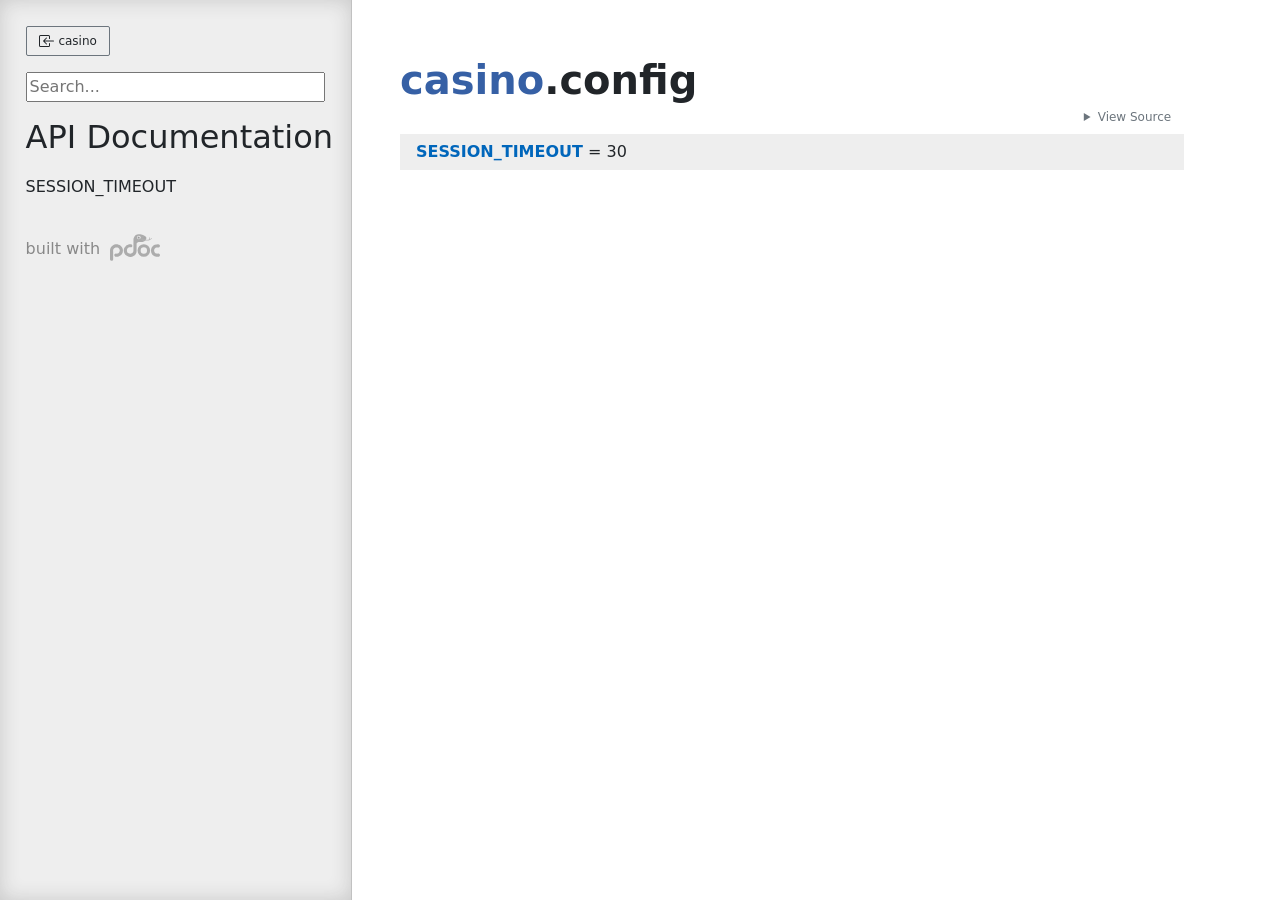
<file: docs/casino/config.html>
<!doctype html>
<html lang="en">
<head>
    <meta charset="utf-8">
    <meta name="viewport" content="width=device-width, initial-scale=1">
    <meta name="generator" content="pdoc 16.0.0"/>
    <title>casino.config API documentation</title>

    <style>/*! * Bootstrap Reboot v5.0.0 (https://getbootstrap.com/) * Copyright 2011-2021 The Bootstrap Authors * Copyright 2011-2021 Twitter, Inc. * Licensed under MIT (https://github.com/twbs/bootstrap/blob/main/LICENSE) * Forked from Normalize.css, licensed MIT (https://github.com/necolas/normalize.css/blob/master/LICENSE.md) */*,::after,::before{box-sizing:border-box}@media (prefers-reduced-motion:no-preference){:root{scroll-behavior:smooth}}body{margin:0;font-family:system-ui,-apple-system,"Segoe UI",Roboto,"Helvetica Neue",Arial,"Noto Sans","Liberation Sans",sans-serif,"Apple Color Emoji","Segoe UI Emoji","Segoe UI Symbol","Noto Color Emoji";font-size:1rem;font-weight:400;line-height:1.5;color:#212529;background-color:#fff;-webkit-text-size-adjust:100%;-webkit-tap-highlight-color:transparent}hr{margin:1rem 0;color:inherit;background-color:currentColor;border:0;opacity:.25}hr:not([size]){height:1px}h1,h2,h3,h4,h5,h6{margin-top:0;margin-bottom:.5rem;font-weight:500;line-height:1.2}h1{font-size:calc(1.375rem + 1.5vw)}@media (min-width:1200px){h1{font-size:2.5rem}}h2{font-size:calc(1.325rem + .9vw)}@media (min-width:1200px){h2{font-size:2rem}}h3{font-size:calc(1.3rem + .6vw)}@media (min-width:1200px){h3{font-size:1.75rem}}h4{font-size:calc(1.275rem + .3vw)}@media (min-width:1200px){h4{font-size:1.5rem}}h5{font-size:1.25rem}h6{font-size:1rem}p{margin-top:0;margin-bottom:1rem}abbr[data-bs-original-title],abbr[title]{-webkit-text-decoration:underline dotted;text-decoration:underline dotted;cursor:help;-webkit-text-decoration-skip-ink:none;text-decoration-skip-ink:none}address{margin-bottom:1rem;font-style:normal;line-height:inherit}ol,ul{padding-left:2rem}dl,ol,ul{margin-top:0;margin-bottom:1rem}ol ol,ol ul,ul ol,ul ul{margin-bottom:0}dt{font-weight:700}dd{margin-bottom:.5rem;margin-left:0}blockquote{margin:0 0 1rem}b,strong{font-weight:bolder}small{font-size:.875em}mark{padding:.2em;background-color:#fcf8e3}sub,sup{position:relative;font-size:.75em;line-height:0;vertical-align:baseline}sub{bottom:-.25em}sup{top:-.5em}a{color:#0d6efd;text-decoration:underline}a:hover{color:#0a58ca}a:not([href]):not([class]),a:not([href]):not([class]):hover{color:inherit;text-decoration:none}code,kbd,pre,samp{font-family:SFMono-Regular,Menlo,Monaco,Consolas,"Liberation Mono","Courier New",monospace;font-size:1em;direction:ltr;unicode-bidi:bidi-override}pre{display:block;margin-top:0;margin-bottom:1rem;overflow:auto;font-size:.875em}pre code{font-size:inherit;color:inherit;word-break:normal}code{font-size:.875em;color:#d63384;word-wrap:break-word}a>code{color:inherit}kbd{padding:.2rem .4rem;font-size:.875em;color:#fff;background-color:#212529;border-radius:.2rem}kbd kbd{padding:0;font-size:1em;font-weight:700}figure{margin:0 0 1rem}img,svg{vertical-align:middle}table{caption-side:bottom;border-collapse:collapse}caption{padding-top:.5rem;padding-bottom:.5rem;color:#6c757d;text-align:left}th{text-align:inherit;text-align:-webkit-match-parent}tbody,td,tfoot,th,thead,tr{border-color:inherit;border-style:solid;border-width:0}label{display:inline-block}button{border-radius:0}button:focus:not(:focus-visible){outline:0}button,input,optgroup,select,textarea{margin:0;font-family:inherit;font-size:inherit;line-height:inherit}button,select{text-transform:none}[role=button]{cursor:pointer}select{word-wrap:normal}select:disabled{opacity:1}[list]::-webkit-calendar-picker-indicator{display:none}[type=button],[type=reset],[type=submit],button{-webkit-appearance:button}[type=button]:not(:disabled),[type=reset]:not(:disabled),[type=submit]:not(:disabled),button:not(:disabled){cursor:pointer}::-moz-focus-inner{padding:0;border-style:none}textarea{resize:vertical}fieldset{min-width:0;padding:0;margin:0;border:0}legend{float:left;width:100%;padding:0;margin-bottom:.5rem;font-size:calc(1.275rem + .3vw);line-height:inherit}@media (min-width:1200px){legend{font-size:1.5rem}}legend+*{clear:left}::-webkit-datetime-edit-day-field,::-webkit-datetime-edit-fields-wrapper,::-webkit-datetime-edit-hour-field,::-webkit-datetime-edit-minute,::-webkit-datetime-edit-month-field,::-webkit-datetime-edit-text,::-webkit-datetime-edit-year-field{padding:0}::-webkit-inner-spin-button{height:auto}[type=search]{outline-offset:-2px;-webkit-appearance:textfield}::-webkit-search-decoration{-webkit-appearance:none}::-webkit-color-swatch-wrapper{padding:0}::file-selector-button{font:inherit}::-webkit-file-upload-button{font:inherit;-webkit-appearance:button}output{display:inline-block}iframe{border:0}summary{display:list-item;cursor:pointer}progress{vertical-align:baseline}[hidden]{display:none!important}</style>
    <style>/*! syntax-highlighting.css */pre{line-height:125%;}span.linenos{color:inherit; background-color:transparent; padding-left:5px; padding-right:20px;}.pdoc-code .hll{background-color:#ffffcc}.pdoc-code{background:#f8f8f8;}.pdoc-code .c{color:#3D7B7B; font-style:italic}.pdoc-code .err{border:1px solid #FF0000}.pdoc-code .k{color:#008000; font-weight:bold}.pdoc-code .o{color:#666666}.pdoc-code .ch{color:#3D7B7B; font-style:italic}.pdoc-code .cm{color:#3D7B7B; font-style:italic}.pdoc-code .cp{color:#9C6500}.pdoc-code .cpf{color:#3D7B7B; font-style:italic}.pdoc-code .c1{color:#3D7B7B; font-style:italic}.pdoc-code .cs{color:#3D7B7B; font-style:italic}.pdoc-code .gd{color:#A00000}.pdoc-code .ge{font-style:italic}.pdoc-code .gr{color:#E40000}.pdoc-code .gh{color:#000080; font-weight:bold}.pdoc-code .gi{color:#008400}.pdoc-code .go{color:#717171}.pdoc-code .gp{color:#000080; font-weight:bold}.pdoc-code .gs{font-weight:bold}.pdoc-code .gu{color:#800080; font-weight:bold}.pdoc-code .gt{color:#0044DD}.pdoc-code .kc{color:#008000; font-weight:bold}.pdoc-code .kd{color:#008000; font-weight:bold}.pdoc-code .kn{color:#008000; font-weight:bold}.pdoc-code .kp{color:#008000}.pdoc-code .kr{color:#008000; font-weight:bold}.pdoc-code .kt{color:#B00040}.pdoc-code .m{color:#666666}.pdoc-code .s{color:#BA2121}.pdoc-code .na{color:#687822}.pdoc-code .nb{color:#008000}.pdoc-code .nc{color:#0000FF; font-weight:bold}.pdoc-code .no{color:#880000}.pdoc-code .nd{color:#AA22FF}.pdoc-code .ni{color:#717171; font-weight:bold}.pdoc-code .ne{color:#CB3F38; font-weight:bold}.pdoc-code .nf{color:#0000FF}.pdoc-code .nl{color:#767600}.pdoc-code .nn{color:#0000FF; font-weight:bold}.pdoc-code .nt{color:#008000; font-weight:bold}.pdoc-code .nv{color:#19177C}.pdoc-code .ow{color:#AA22FF; font-weight:bold}.pdoc-code .w{color:#bbbbbb}.pdoc-code .mb{color:#666666}.pdoc-code .mf{color:#666666}.pdoc-code .mh{color:#666666}.pdoc-code .mi{color:#666666}.pdoc-code .mo{color:#666666}.pdoc-code .sa{color:#BA2121}.pdoc-code .sb{color:#BA2121}.pdoc-code .sc{color:#BA2121}.pdoc-code .dl{color:#BA2121}.pdoc-code .sd{color:#BA2121; font-style:italic}.pdoc-code .s2{color:#BA2121}.pdoc-code .se{color:#AA5D1F; font-weight:bold}.pdoc-code .sh{color:#BA2121}.pdoc-code .si{color:#A45A77; font-weight:bold}.pdoc-code .sx{color:#008000}.pdoc-code .sr{color:#A45A77}.pdoc-code .s1{color:#BA2121}.pdoc-code .ss{color:#19177C}.pdoc-code .bp{color:#008000}.pdoc-code .fm{color:#0000FF}.pdoc-code .vc{color:#19177C}.pdoc-code .vg{color:#19177C}.pdoc-code .vi{color:#19177C}.pdoc-code .vm{color:#19177C}.pdoc-code .il{color:#666666}</style>
    <style>/*! theme.css */:root{--pdoc-background:#fff;}.pdoc{--text:#212529;--muted:#6c757d;--link:#3660a5;--link-hover:#1659c5;--code:#f8f8f8;--active:#fff598;--accent:#eee;--accent2:#c1c1c1;--nav-hover:rgba(255, 255, 255, 0.5);--name:#0066BB;--def:#008800;--annotation:#007020;}</style>
    <style>/*! layout.css */html, body{width:100%;height:100%;}html, main{scroll-behavior:smooth;}body{background-color:var(--pdoc-background);}@media (max-width:769px){#navtoggle{cursor:pointer;position:absolute;width:50px;height:40px;top:1rem;right:1rem;border-color:var(--text);color:var(--text);display:flex;opacity:0.8;z-index:999;}#navtoggle:hover{opacity:1;}#togglestate + div{display:none;}#togglestate:checked + div{display:inherit;}main, header{padding:2rem 3vw;}header + main{margin-top:-3rem;}.git-button{display:none !important;}nav input[type="search"]{max-width:77%;}nav input[type="search"]:first-child{margin-top:-6px;}nav input[type="search"]:valid ~ *{display:none !important;}}@media (min-width:770px){:root{--sidebar-width:clamp(12.5rem, 28vw, 22rem);}nav{position:fixed;overflow:auto;height:100vh;width:var(--sidebar-width);}main, header{padding:3rem 2rem 3rem calc(var(--sidebar-width) + 3rem);width:calc(54rem + var(--sidebar-width));max-width:100%;}header + main{margin-top:-4rem;}#navtoggle{display:none;}}#togglestate{position:absolute;height:0;opacity:0;}nav.pdoc{--pad:clamp(0.5rem, 2vw, 1.75rem);--indent:1.5rem;background-color:var(--accent);border-right:1px solid var(--accent2);box-shadow:0 0 20px rgba(50, 50, 50, .2) inset;padding:0 0 0 var(--pad);overflow-wrap:anywhere;scrollbar-width:thin; scrollbar-color:var(--accent2) transparent; z-index:1}nav.pdoc::-webkit-scrollbar{width:.4rem; }nav.pdoc::-webkit-scrollbar-thumb{background-color:var(--accent2); }nav.pdoc > div{padding:var(--pad) 0;}nav.pdoc .module-list-button{display:inline-flex;align-items:center;color:var(--text);border-color:var(--muted);margin-bottom:1rem;}nav.pdoc .module-list-button:hover{border-color:var(--text);}nav.pdoc input[type=search]{display:block;outline-offset:0;width:calc(100% - var(--pad));}nav.pdoc .logo{max-width:calc(100% - var(--pad));max-height:35vh;display:block;margin:0 auto 1rem;transform:translate(calc(-.5 * var(--pad)), 0);}nav.pdoc ul{list-style:none;padding-left:0;}nav.pdoc > div > ul{margin-left:calc(0px - var(--pad));}nav.pdoc li a{padding:.2rem 0 .2rem calc(var(--pad) + var(--indent));}nav.pdoc > div > ul > li > a{padding-left:var(--pad);}nav.pdoc li{transition:all 100ms;}nav.pdoc li:hover{background-color:var(--nav-hover);}nav.pdoc a, nav.pdoc a:hover{color:var(--text);}nav.pdoc a{display:block;}nav.pdoc > h2:first-of-type{margin-top:1.5rem;}nav.pdoc .class:before{content:"class ";color:var(--muted);}nav.pdoc .function:after{content:"()";color:var(--muted);}nav.pdoc footer:before{content:"";display:block;width:calc(100% - var(--pad));border-top:solid var(--accent2) 1px;margin-top:1.5rem;padding-top:.5rem;}nav.pdoc footer{font-size:small;}</style>
    <style>/*! content.css */.pdoc{color:var(--text);box-sizing:border-box;line-height:1.5;background:none;}.pdoc .pdoc-button{cursor:pointer;display:inline-block;border:solid black 1px;border-radius:2px;font-size:.75rem;padding:calc(0.5em - 1px) 1em;transition:100ms all;}.pdoc .alert{padding:1rem 1rem 1rem calc(1.5rem + 24px);border:1px solid transparent;border-radius:.25rem;background-repeat:no-repeat;background-position:.75rem center;margin-bottom:1rem;}.pdoc .alert > em{display:none;}.pdoc .alert > *:last-child{margin-bottom:0;}.pdoc .alert.note{color:#084298;background-color:#cfe2ff;border-color:#b6d4fe;background-image:url("data:image/svg+xml,%3Csvg%20xmlns%3D%22http%3A//www.w3.org/2000/svg%22%20width%3D%2224%22%20height%3D%2224%22%20fill%3D%22%23084298%22%20viewBox%3D%220%200%2016%2016%22%3E%3Cpath%20d%3D%22M8%2016A8%208%200%201%200%208%200a8%208%200%200%200%200%2016zm.93-9.412-1%204.705c-.07.34.029.533.304.533.194%200%20.487-.07.686-.246l-.088.416c-.287.346-.92.598-1.465.598-.703%200-1.002-.422-.808-1.319l.738-3.468c.064-.293.006-.399-.287-.47l-.451-.081.082-.381%202.29-.287zM8%205.5a1%201%200%201%201%200-2%201%201%200%200%201%200%202z%22/%3E%3C/svg%3E");}.pdoc .alert.tip{color:#0a3622;background-color:#d1e7dd;border-color:#a3cfbb;background-image:url("data:image/svg+xml,%3Csvg%20xmlns%3D%22http%3A//www.w3.org/2000/svg%22%20width%3D%2224%22%20height%3D%2224%22%20fill%3D%22%230a3622%22%20viewBox%3D%220%200%2016%2016%22%3E%3Cpath%20d%3D%22M2%206a6%206%200%201%201%2010.174%204.31c-.203.196-.359.4-.453.619l-.762%201.769A.5.5%200%200%201%2010.5%2013a.5.5%200%200%201%200%201%20.5.5%200%200%201%200%201l-.224.447a1%201%200%200%201-.894.553H6.618a1%201%200%200%201-.894-.553L5.5%2015a.5.5%200%200%201%200-1%20.5.5%200%200%201%200-1%20.5.5%200%200%201-.46-.302l-.761-1.77a2%202%200%200%200-.453-.618A5.98%205.98%200%200%201%202%206m6-5a5%205%200%200%200-3.479%208.592c.263.254.514.564.676.941L5.83%2012h4.342l.632-1.467c.162-.377.413-.687.676-.941A5%205%200%200%200%208%201%22/%3E%3C/svg%3E");}.pdoc .alert.important{color:#055160;background-color:#cff4fc;border-color:#9eeaf9;background-image:url("data:image/svg+xml,%3Csvg%20xmlns%3D%22http%3A//www.w3.org/2000/svg%22%20width%3D%2224%22%20height%3D%2224%22%20fill%3D%22%23055160%22%20viewBox%3D%220%200%2016%2016%22%3E%3Cpath%20d%3D%22M2%200a2%202%200%200%200-2%202v12a2%202%200%200%200%202%202h12a2%202%200%200%200%202-2V2a2%202%200%200%200-2-2zm6%204c.535%200%20.954.462.9.995l-.35%203.507a.552.552%200%200%201-1.1%200L7.1%204.995A.905.905%200%200%201%208%204m.002%206a1%201%200%201%201%200%202%201%201%200%200%201%200-2%22/%3E%3C/svg%3E");}.pdoc .alert.warning{color:#664d03;background-color:#fff3cd;border-color:#ffecb5;background-image:url("data:image/svg+xml,%3Csvg%20xmlns%3D%22http%3A//www.w3.org/2000/svg%22%20width%3D%2224%22%20height%3D%2224%22%20fill%3D%22%23664d03%22%20viewBox%3D%220%200%2016%2016%22%3E%3Cpath%20d%3D%22M8.982%201.566a1.13%201.13%200%200%200-1.96%200L.165%2013.233c-.457.778.091%201.767.98%201.767h13.713c.889%200%201.438-.99.98-1.767L8.982%201.566zM8%205c.535%200%20.954.462.9.995l-.35%203.507a.552.552%200%200%201-1.1%200L7.1%205.995A.905.905%200%200%201%208%205zm.002%206a1%201%200%201%201%200%202%201%201%200%200%201%200-2z%22/%3E%3C/svg%3E");}.pdoc .alert.caution{color:#842029;background-color:#f8d7da;border-color:#f5c2c7;background-image:url("data:image/svg+xml,%3Csvg%20xmlns%3D%22http%3A//www.w3.org/2000/svg%22%20width%3D%2224%22%20height%3D%2224%22%20fill%3D%22%23842029%22%20viewBox%3D%220%200%2016%2016%22%3E%3Cpath%20d%3D%22M11.46.146A.5.5%200%200%200%2011.107%200H4.893a.5.5%200%200%200-.353.146L.146%204.54A.5.5%200%200%200%200%204.893v6.214a.5.5%200%200%200%20.146.353l4.394%204.394a.5.5%200%200%200%20.353.146h6.214a.5.5%200%200%200%20.353-.146l4.394-4.394a.5.5%200%200%200%20.146-.353V4.893a.5.5%200%200%200-.146-.353zM8%204c.535%200%20.954.462.9.995l-.35%203.507a.552.552%200%200%201-1.1%200L7.1%204.995A.905.905%200%200%201%208%204m.002%206a1%201%200%201%201%200%202%201%201%200%200%201%200-2%22/%3E%3C/svg%3E");}.pdoc .alert.danger{color:#842029;background-color:#f8d7da;border-color:#f5c2c7;background-image:url("data:image/svg+xml,%3Csvg%20xmlns%3D%22http%3A//www.w3.org/2000/svg%22%20width%3D%2224%22%20height%3D%2224%22%20fill%3D%22%23842029%22%20viewBox%3D%220%200%2016%2016%22%3E%3Cpath%20d%3D%22M5.52.359A.5.5%200%200%201%206%200h4a.5.5%200%200%201%20.474.658L8.694%206H12.5a.5.5%200%200%201%20.395.807l-7%209a.5.5%200%200%201-.873-.454L6.823%209.5H3.5a.5.5%200%200%201-.48-.641l2.5-8.5z%22/%3E%3C/svg%3E");}.pdoc .visually-hidden{position:absolute !important;width:1px !important;height:1px !important;padding:0 !important;margin:-1px !important;overflow:hidden !important;clip:rect(0, 0, 0, 0) !important;white-space:nowrap !important;border:0 !important;}.pdoc h1, .pdoc h2, .pdoc h3{font-weight:300;margin:.3em 0;padding:.2em 0;}.pdoc > section:not(.module-info) h1{font-size:1.5rem;font-weight:500;}.pdoc > section:not(.module-info) h2{font-size:1.4rem;font-weight:500;}.pdoc > section:not(.module-info) h3{font-size:1.3rem;font-weight:500;}.pdoc > section:not(.module-info) h4{font-size:1.2rem;}.pdoc > section:not(.module-info) h5{font-size:1.1rem;}.pdoc a{text-decoration:none;color:var(--link);}.pdoc a:hover{color:var(--link-hover);}.pdoc blockquote{margin-left:2rem;}.pdoc pre{border-top:1px solid var(--accent2);border-bottom:1px solid var(--accent2);margin-top:0;margin-bottom:1em;padding:.5rem 0 .5rem .5rem;overflow-x:auto;background-color:var(--code);}.pdoc code{color:var(--text);padding:.2em .4em;margin:0;font-size:85%;background-color:var(--accent);border-radius:6px;}.pdoc a > code{color:inherit;}.pdoc pre > code{display:inline-block;font-size:inherit;background:none;border:none;padding:0;}.pdoc > section:not(.module-info){margin-bottom:1.5rem;}.pdoc .modulename{margin-top:0;font-weight:bold;}.pdoc .modulename a{color:var(--link);transition:100ms all;}.pdoc .git-button{float:right;border:solid var(--link) 1px;}.pdoc .git-button:hover{background-color:var(--link);color:var(--pdoc-background);}.view-source-toggle-state,.view-source-toggle-state ~ .pdoc-code{display:none;}.view-source-toggle-state:checked ~ .pdoc-code{display:block;}.view-source-button{display:inline-block;float:right;font-size:.75rem;line-height:1.5rem;color:var(--muted);padding:0 .4rem 0 1.3rem;cursor:pointer;text-indent:-2px;}.view-source-button > span{visibility:hidden;}.module-info .view-source-button{float:none;display:flex;justify-content:flex-end;margin:-1.2rem .4rem -.2rem 0;}.view-source-button::before{position:absolute;content:"View Source";display:list-item;list-style-type:disclosure-closed;}.view-source-toggle-state:checked ~ .attr .view-source-button::before,.view-source-toggle-state:checked ~ .view-source-button::before{list-style-type:disclosure-open;}.pdoc .docstring{margin-bottom:1.5rem;}.pdoc section:not(.module-info) .docstring{margin-left:clamp(0rem, 5vw - 2rem, 1rem);}.pdoc .docstring .pdoc-code{margin-left:1em;margin-right:1em;}.pdoc h1:target,.pdoc h2:target,.pdoc h3:target,.pdoc h4:target,.pdoc h5:target,.pdoc h6:target,.pdoc .pdoc-code > pre > span:target{background-color:var(--active);box-shadow:-1rem 0 0 0 var(--active);}.pdoc .pdoc-code > pre > span:target{display:block;}.pdoc div:target > .attr,.pdoc section:target > .attr,.pdoc dd:target > a{background-color:var(--active);}.pdoc *{scroll-margin:2rem;}.pdoc .pdoc-code .linenos{user-select:none;}.pdoc .attr:hover{filter:contrast(0.95);}.pdoc section, .pdoc .classattr{position:relative;}.pdoc .headerlink{--width:clamp(1rem, 3vw, 2rem);position:absolute;top:0;left:calc(0rem - var(--width));transition:all 100ms ease-in-out;opacity:0;}.pdoc .headerlink::before{content:"#";display:block;text-align:center;width:var(--width);height:2.3rem;line-height:2.3rem;font-size:1.5rem;}.pdoc .attr:hover ~ .headerlink,.pdoc *:target > .headerlink,.pdoc .headerlink:hover{opacity:1;}.pdoc .attr{display:block;margin:.5rem 0 .5rem;padding:.4rem .4rem .4rem 1rem;background-color:var(--accent);overflow-x:auto;}.pdoc .classattr{margin-left:2rem;}.pdoc .decorator-deprecated{color:#842029;}.pdoc .decorator-deprecated ~ span{filter:grayscale(1) opacity(0.8);}.pdoc .name{color:var(--name);font-weight:bold;}.pdoc .def{color:var(--def);font-weight:bold;}.pdoc .signature{background-color:transparent;}.pdoc .param, .pdoc .return-annotation{white-space:pre;}.pdoc .signature.multiline .param{display:block;}.pdoc .signature.condensed .param{display:inline-block;}.pdoc .annotation{color:var(--annotation);}.pdoc .view-value-toggle-state,.pdoc .view-value-toggle-state ~ .default_value{display:none;}.pdoc .view-value-toggle-state:checked ~ .default_value{display:inherit;}.pdoc .view-value-button{font-size:.5rem;vertical-align:middle;border-style:dashed;margin-top:-0.1rem;}.pdoc .view-value-button:hover{background:white;}.pdoc .view-value-button::before{content:"show";text-align:center;width:2.2em;display:inline-block;}.pdoc .view-value-toggle-state:checked ~ .view-value-button::before{content:"hide";}.pdoc .inherited{margin-left:2rem;}.pdoc .inherited dt{font-weight:700;}.pdoc .inherited dt, .pdoc .inherited dd{display:inline;margin-left:0;margin-bottom:.5rem;}.pdoc .inherited dd:not(:last-child):after{content:", ";}.pdoc .inherited .class:before{content:"class ";}.pdoc .inherited .function a:after{content:"()";}.pdoc .search-result .docstring{overflow:auto;max-height:25vh;}.pdoc .search-result.focused > .attr{background-color:var(--active);}.pdoc .attribution{margin-top:2rem;display:block;opacity:0.5;transition:all 200ms;filter:grayscale(100%);}.pdoc .attribution:hover{opacity:1;filter:grayscale(0%);}.pdoc .attribution img{margin-left:5px;height:27px;vertical-align:bottom;width:50px;transition:all 200ms;}.pdoc table{display:block;width:max-content;max-width:100%;overflow:auto;margin-bottom:1rem;}.pdoc table th{font-weight:600;}.pdoc table th, .pdoc table td{padding:6px 13px;border:1px solid var(--accent2);}</style>
    <style>/*! custom.css */</style></head>
<body>
    <nav class="pdoc">
        <label id="navtoggle" for="togglestate" class="pdoc-button"><svg xmlns='http://www.w3.org/2000/svg' viewBox='0 0 30 30'><path stroke-linecap='round' stroke="currentColor" stroke-miterlimit='10' stroke-width='2' d='M4 7h22M4 15h22M4 23h22'/></svg></label>
        <input id="togglestate" type="checkbox" aria-hidden="true" tabindex="-1">
        <div>            <a class="pdoc-button module-list-button" href="../casino.html">
<svg xmlns="http://www.w3.org/2000/svg" width="16" height="16" fill="currentColor" class="bi bi-box-arrow-in-left" viewBox="0 0 16 16">
  <path fill-rule="evenodd" d="M10 3.5a.5.5 0 0 0-.5-.5h-8a.5.5 0 0 0-.5.5v9a.5.5 0 0 0 .5.5h8a.5.5 0 0 0 .5-.5v-2a.5.5 0 0 1 1 0v2A1.5 1.5 0 0 1 9.5 14h-8A1.5 1.5 0 0 1 0 12.5v-9A1.5 1.5 0 0 1 1.5 2h8A1.5 1.5 0 0 1 11 3.5v2a.5.5 0 0 1-1 0v-2z"/>
  <path fill-rule="evenodd" d="M4.146 8.354a.5.5 0 0 1 0-.708l3-3a.5.5 0 1 1 .708.708L5.707 7.5H14.5a.5.5 0 0 1 0 1H5.707l2.147 2.146a.5.5 0 0 1-.708.708l-3-3z"/>
</svg>                &nbsp;casino</a>


            <input type="search" placeholder="Search..." role="searchbox" aria-label="search"
                   pattern=".+" required>



            <h2>API Documentation</h2>
                <ul class="memberlist">
            <li>
                    <a class="variable" href="#SESSION_TIMEOUT">SESSION_TIMEOUT</a>
            </li>
    </ul>



        <a class="attribution" title="pdoc: Python API documentation generator" href="https://pdoc.dev" target="_blank">
            built with <span class="visually-hidden">pdoc</span><img
                alt="pdoc logo"
                src="data:image/svg+xml,%3Csvg%20xmlns%3D%22http%3A//www.w3.org/2000/svg%22%20role%3D%22img%22%20aria-label%3D%22pdoc%20logo%22%20width%3D%22300%22%20height%3D%22160%22%20viewBox%3D%220%200%20150%2080%22%3E%3Ctitle%3Epdoc%3C/title%3E%3Cpath%20d%3D%22M132.316%2048.886c.276-4.679%202.342-6.698%204.409-7.982s4.27-1.165%206.751-1.055c1.586.07%203.044.156%204.222-.482%201.142-.619%202.026-1.932%202.162-3.739.268-3.576-1.929-5.368-5.006-5.551s-7.599.524-10.517%201.606c-4.455%201.652-8.588%206.606-9.552%208.992s-2.342%206.193-1.745%2010.873%202.664%209.221%205.878%2011.79%205.878%203.808%2010.103%204.312%203.444.229%206.062.229%205.006-2.202%204.914-4.909-2.296-5.001-4.501-4.863-3.077.505-5.281.229-7.715-2.064-7.899-9.451z%22%20fill%3D%22%23198754%22/%3E%3Ccircle%20cx%3D%22101.504%22%20cy%3D%2248.943%22%20r%3D%2214.208%22%20fill%3D%22none%22%20stroke%3D%22%23198754%22%20stroke-width%3D%229.354%22/%3E%3Cpath%20d%3D%22M87.81.002c-3.637.065-5.001.454-7.014%201.232s-3.443%201.363-6.3%204.282c-1.723%201.76-3.148%205.019-3.776%207.329-.413%201.521-.316%202.63-.316%202.63l-.195%2034.612c.065%205.774-6.755%208.305-9.612%208.37s-9.678-1.038-9.743-9.408%207.128-9.521%208.362-9.521c1.413-.13%202.526-.021%203.718-.016%202.071.009%204.157-.778%204.092-4.671s-4.157-4.736-4.157-4.736c-6.3-.843-11.43%202.206-11.43%202.206S40.917%2038.15%2041.372%2049.634%2051.568%2068.19%2061.311%2068.125s18.316-7.007%2018.445-17.193l.13-22.772c.046-2.291%202.683-3.644%204.476-4.203.745-.232%201.694-.274%201.694-.274l10.457-.13s4.871-.324%207.729-3.114%204.352-6.294%204.352-6.294.974-3.049.13-4.606-.195-1.233-2.792-3.309-8.573-4.477-8.573-4.477S91.447-.063%2087.81.002zM0%2047.169l.065%2028.417S0%2080.127%204.481%2079.997s5.072-3.866%205.049-4.152l-.113-28.482s1.624-7.656%209.937-7.721%2010.002%206.942%2010.002%208.499-.909%2010.51-9.093%2010.51c-.948%200-2.99-.567-4.145-.272-3.919%201-3.194%204.554-3.194%204.554s.065%205.061%207.404%204.996%2018.575-6.034%2018.575-19.074S26.953%2030.04%2019.549%2029.91%201.234%2035.296%200%2047.169z%22%20fill%3D%22%23198754%22/%3E%3Cg%20transform%3D%22matrix%28.325601%200%200%20.325256%20-10.32669%20-45.802786%29%22%3E%3Ccircle%20cx%3D%22297.554%22%20cy%3D%22172.286%22%20r%3D%2216.5%22%20fill%3D%22%23fff%22/%3E%3Cellipse%20cx%3D%22297.709%22%20cy%3D%22172.642%22%20rx%3D%2211.071%22%20ry%3D%2210.871%22%20fill%3D%22%23105a48%22/%3E%3Ccircle%20cx%3D%22304.104%22%20cy%3D%22167.667%22%20r%3D%224.5%22%20fill%3D%22%23fff%22/%3E%3C/g%3E%3Cpath%20d%3D%22M94.661%2017.032l.893-1.476s.99.714%201.916.925%201.575.114%202.955.114l14.565-.162c1.283-.032%203.085-.762%203.02-3.293s-.373-3.503-.373-3.503l1.283-.487s.52.503.877%201.573.309%201.995.292%202.66-.227%201.541-.227%201.541%201.564-.308%202.359-1.038.823-.779%201.489-1.508.812-.86.812-.86.552-.13.877.26.341.957.065%201.46-1.672%202.206-3.247%203.066-2.76%201.427-3.929%201.768-3.848.73-7.063.714l-10.944-.114s-2.143-.081-3.02-.373-2.241-.973-2.598-1.265z%22%20fill%3D%22%23d36d49%22/%3E%3Cg%20fill%3D%22%23105a48%22%3E%3Cellipse%20cx%3D%2293.052%22%20cy%3D%2243.567%22%20rx%3D%22.869%22%20ry%3D%221.014%22%20transform%3D%22rotate%28341.022%29%22/%3E%3Cellipse%20cx%3D%22104.3%22%20cy%3D%22-16.184%22%20rx%3D%22.865%22%20ry%3D%221.009%22%20transform%3D%22rotate%2814.786%29%22/%3E%3C/g%3E%3C/svg%3E"/>
        </a>
</div>
    </nav>
    <main class="pdoc">
            <section class="module-info">
                    <h1 class="modulename">
<a href="./../casino.html">casino</a><wbr>.config    </h1>

                
                        <input id="mod-config-view-source" class="view-source-toggle-state" type="checkbox" aria-hidden="true" tabindex="-1">

                        <label class="view-source-button" for="mod-config-view-source"><span>View Source</span></label>

                        <div class="pdoc-code codehilite"><pre><span></span><span id="L-1"><a href="#L-1"><span class="linenos">1</span></a><span class="n">SESSION_TIMEOUT</span> <span class="o">=</span> <span class="mi">30</span>
</span></pre></div>


            </section>
                <section id="SESSION_TIMEOUT">
                    <div class="attr variable">
            <span class="name">SESSION_TIMEOUT</span>        =
<span class="default_value">30</span>

        
    </div>
    <a class="headerlink" href="#SESSION_TIMEOUT"></a>
    
    

                </section>
    </main>
<script>
    function escapeHTML(html) {
        return document.createElement('div').appendChild(document.createTextNode(html)).parentNode.innerHTML;
    }

    const originalContent = document.querySelector("main.pdoc");
    let currentContent = originalContent;

    function setContent(innerHTML) {
        let elem;
        if (innerHTML) {
            elem = document.createElement("main");
            elem.classList.add("pdoc");
            elem.innerHTML = innerHTML;
        } else {
            elem = originalContent;
        }
        if (currentContent !== elem) {
            currentContent.replaceWith(elem);
            currentContent = elem;
        }
    }

    function getSearchTerm() {
        return (new URL(window.location)).searchParams.get("search");
    }

    const searchBox = document.querySelector(".pdoc input[type=search]");
    searchBox.addEventListener("input", function () {
        let url = new URL(window.location);
        if (searchBox.value.trim()) {
            url.hash = "";
            url.searchParams.set("search", searchBox.value);
        } else {
            url.searchParams.delete("search");
        }
        history.replaceState("", "", url.toString());
        onInput();
    });
    window.addEventListener("popstate", onInput);


    let search, searchErr;

    async function initialize() {
        try {
            search = await new Promise((resolve, reject) => {
                const script = document.createElement("script");
                script.type = "text/javascript";
                script.async = true;
                script.onload = () => resolve(window.pdocSearch);
                script.onerror = (e) => reject(e);
                script.src = "../search.js";
                document.getElementsByTagName("head")[0].appendChild(script);
            });
        } catch (e) {
            console.error("Cannot fetch pdoc search index");
            searchErr = "Cannot fetch search index.";
        }
        onInput();

        document.querySelector("nav.pdoc").addEventListener("click", e => {
            if (e.target.hash) {
                searchBox.value = "";
                searchBox.dispatchEvent(new Event("input"));
            }
        });
    }

    function onInput() {
        setContent((() => {
            const term = getSearchTerm();
            if (!term) {
                return null
            }
            if (searchErr) {
                return `<h3>Error: ${searchErr}</h3>`
            }
            if (!search) {
                return "<h3>Searching...</h3>"
            }

            window.scrollTo({top: 0, left: 0, behavior: 'auto'});

            const results = search(term);

            let html;
            if (results.length === 0) {
                html = `No search results for '${escapeHTML(term)}'.`
            } else {
                html = `<h4>${results.length} search result${results.length > 1 ? "s" : ""} for '${escapeHTML(term)}'.</h4>`;
            }
            for (let result of results.slice(0, 10)) {
                let doc = result.doc;
                let url = `../${doc.modulename.replaceAll(".", "/")}.html`;
                if (doc.qualname) {
                    url += `#${doc.qualname}`;
                }

                let heading;
                switch (result.doc.kind) {
                    case "function":
                        if (doc.fullname.endsWith(".__init__")) {
                            heading = `<span class="name">${doc.fullname.replace(/\.__init__$/, "")}</span>${doc.signature}`;
                        } else {
                            heading = `<span class="def">${doc.funcdef}</span> <span class="name">${doc.fullname}</span>${doc.signature}`;
                        }
                        break;
                    case "class":
                        heading = `<span class="def">class</span> <span class="name">${doc.fullname}</span>`;
                        if (doc.bases)
                            heading += `<wbr>(<span class="base">${doc.bases}</span>)`;
                        heading += `:`;
                        break;
                    case "variable":
                        heading = `<span class="name">${doc.fullname}</span>`;
                        if (doc.annotation)
                            heading += `<span class="annotation">${doc.annotation}</span>`;
                        if (doc.default_value)
                            heading += `<span class="default_value"> = ${doc.default_value}</span>`;
                        break;
                    default:
                        heading = `<span class="name">${doc.fullname}</span>`;
                        break;
                }
                html += `
                        <section class="search-result">
                        <a href="${url}" class="attr ${doc.kind}">${heading}</a>
                        <div class="docstring">${doc.doc}</div>
                        </section>
                    `;

            }
            return html;
        })());
    }

    if (getSearchTerm()) {
        initialize();
        searchBox.value = getSearchTerm();
        onInput();
    } else {
        searchBox.addEventListener("focus", initialize, {once: true});
    }

    searchBox.addEventListener("keydown", e => {
        if (["ArrowDown", "ArrowUp", "Enter"].includes(e.key)) {
            let focused = currentContent.querySelector(".search-result.focused");
            if (!focused) {
                currentContent.querySelector(".search-result").classList.add("focused");
            } else if (
                e.key === "ArrowDown"
                && focused.nextElementSibling
                && focused.nextElementSibling.classList.contains("search-result")
            ) {
                focused.classList.remove("focused");
                focused.nextElementSibling.classList.add("focused");
                focused.nextElementSibling.scrollIntoView({
                    behavior: "smooth",
                    block: "nearest",
                    inline: "nearest"
                });
            } else if (
                e.key === "ArrowUp"
                && focused.previousElementSibling
                && focused.previousElementSibling.classList.contains("search-result")
            ) {
                focused.classList.remove("focused");
                focused.previousElementSibling.classList.add("focused");
                focused.previousElementSibling.scrollIntoView({
                    behavior: "smooth",
                    block: "nearest",
                    inline: "nearest"
                });
            } else if (
                e.key === "Enter"
            ) {
                focused.querySelector("a").click();
            }
        }
    });
</script></body>
</html>
</file>
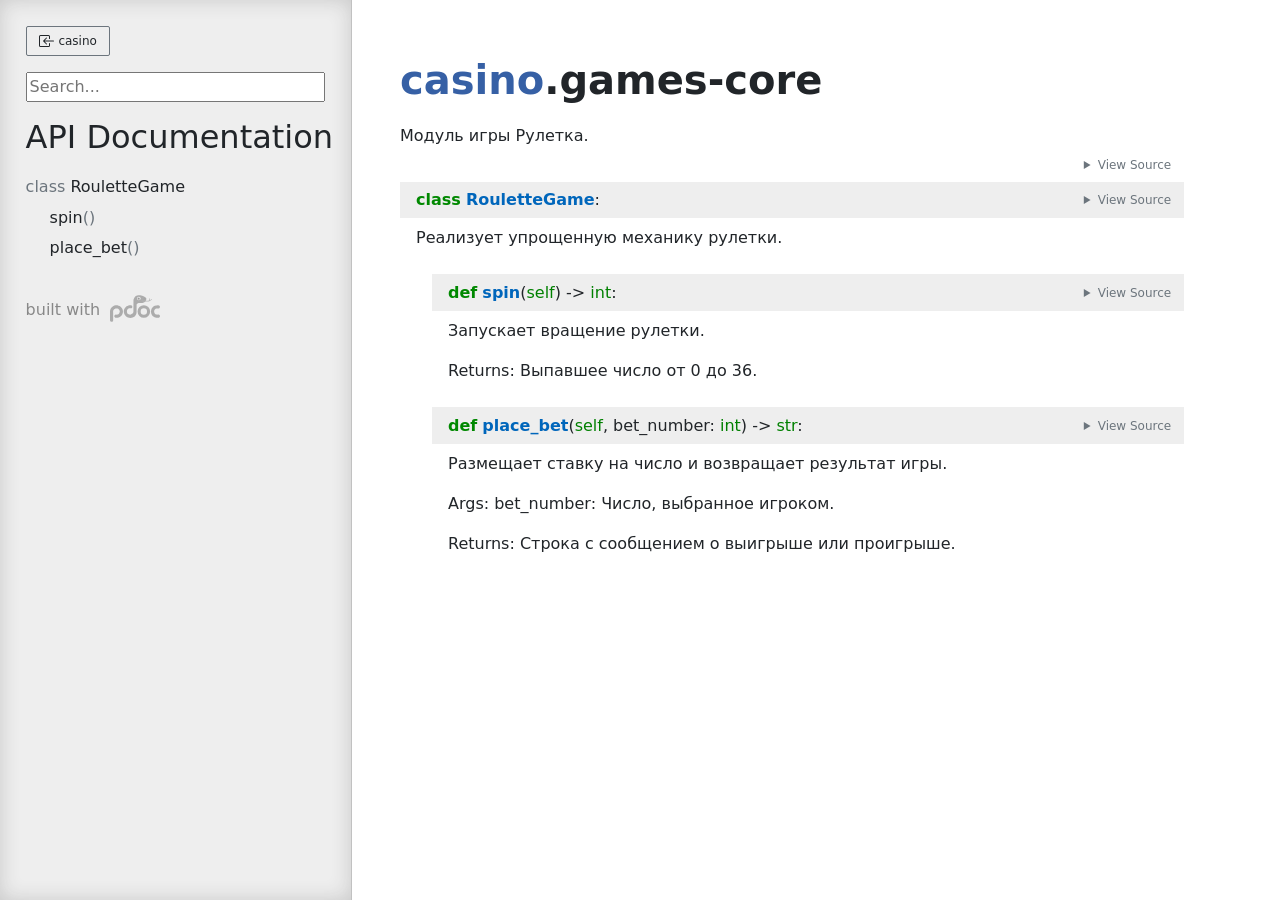
<file: docs/casino/games-core.html>
<!doctype html>
<html lang="en">
<head>
    <meta charset="utf-8">
    <meta name="viewport" content="width=device-width, initial-scale=1">
    <meta name="generator" content="pdoc 16.0.0"/>
    <title>casino.games-core API documentation</title>

    <style>/*! * Bootstrap Reboot v5.0.0 (https://getbootstrap.com/) * Copyright 2011-2021 The Bootstrap Authors * Copyright 2011-2021 Twitter, Inc. * Licensed under MIT (https://github.com/twbs/bootstrap/blob/main/LICENSE) * Forked from Normalize.css, licensed MIT (https://github.com/necolas/normalize.css/blob/master/LICENSE.md) */*,::after,::before{box-sizing:border-box}@media (prefers-reduced-motion:no-preference){:root{scroll-behavior:smooth}}body{margin:0;font-family:system-ui,-apple-system,"Segoe UI",Roboto,"Helvetica Neue",Arial,"Noto Sans","Liberation Sans",sans-serif,"Apple Color Emoji","Segoe UI Emoji","Segoe UI Symbol","Noto Color Emoji";font-size:1rem;font-weight:400;line-height:1.5;color:#212529;background-color:#fff;-webkit-text-size-adjust:100%;-webkit-tap-highlight-color:transparent}hr{margin:1rem 0;color:inherit;background-color:currentColor;border:0;opacity:.25}hr:not([size]){height:1px}h1,h2,h3,h4,h5,h6{margin-top:0;margin-bottom:.5rem;font-weight:500;line-height:1.2}h1{font-size:calc(1.375rem + 1.5vw)}@media (min-width:1200px){h1{font-size:2.5rem}}h2{font-size:calc(1.325rem + .9vw)}@media (min-width:1200px){h2{font-size:2rem}}h3{font-size:calc(1.3rem + .6vw)}@media (min-width:1200px){h3{font-size:1.75rem}}h4{font-size:calc(1.275rem + .3vw)}@media (min-width:1200px){h4{font-size:1.5rem}}h5{font-size:1.25rem}h6{font-size:1rem}p{margin-top:0;margin-bottom:1rem}abbr[data-bs-original-title],abbr[title]{-webkit-text-decoration:underline dotted;text-decoration:underline dotted;cursor:help;-webkit-text-decoration-skip-ink:none;text-decoration-skip-ink:none}address{margin-bottom:1rem;font-style:normal;line-height:inherit}ol,ul{padding-left:2rem}dl,ol,ul{margin-top:0;margin-bottom:1rem}ol ol,ol ul,ul ol,ul ul{margin-bottom:0}dt{font-weight:700}dd{margin-bottom:.5rem;margin-left:0}blockquote{margin:0 0 1rem}b,strong{font-weight:bolder}small{font-size:.875em}mark{padding:.2em;background-color:#fcf8e3}sub,sup{position:relative;font-size:.75em;line-height:0;vertical-align:baseline}sub{bottom:-.25em}sup{top:-.5em}a{color:#0d6efd;text-decoration:underline}a:hover{color:#0a58ca}a:not([href]):not([class]),a:not([href]):not([class]):hover{color:inherit;text-decoration:none}code,kbd,pre,samp{font-family:SFMono-Regular,Menlo,Monaco,Consolas,"Liberation Mono","Courier New",monospace;font-size:1em;direction:ltr;unicode-bidi:bidi-override}pre{display:block;margin-top:0;margin-bottom:1rem;overflow:auto;font-size:.875em}pre code{font-size:inherit;color:inherit;word-break:normal}code{font-size:.875em;color:#d63384;word-wrap:break-word}a>code{color:inherit}kbd{padding:.2rem .4rem;font-size:.875em;color:#fff;background-color:#212529;border-radius:.2rem}kbd kbd{padding:0;font-size:1em;font-weight:700}figure{margin:0 0 1rem}img,svg{vertical-align:middle}table{caption-side:bottom;border-collapse:collapse}caption{padding-top:.5rem;padding-bottom:.5rem;color:#6c757d;text-align:left}th{text-align:inherit;text-align:-webkit-match-parent}tbody,td,tfoot,th,thead,tr{border-color:inherit;border-style:solid;border-width:0}label{display:inline-block}button{border-radius:0}button:focus:not(:focus-visible){outline:0}button,input,optgroup,select,textarea{margin:0;font-family:inherit;font-size:inherit;line-height:inherit}button,select{text-transform:none}[role=button]{cursor:pointer}select{word-wrap:normal}select:disabled{opacity:1}[list]::-webkit-calendar-picker-indicator{display:none}[type=button],[type=reset],[type=submit],button{-webkit-appearance:button}[type=button]:not(:disabled),[type=reset]:not(:disabled),[type=submit]:not(:disabled),button:not(:disabled){cursor:pointer}::-moz-focus-inner{padding:0;border-style:none}textarea{resize:vertical}fieldset{min-width:0;padding:0;margin:0;border:0}legend{float:left;width:100%;padding:0;margin-bottom:.5rem;font-size:calc(1.275rem + .3vw);line-height:inherit}@media (min-width:1200px){legend{font-size:1.5rem}}legend+*{clear:left}::-webkit-datetime-edit-day-field,::-webkit-datetime-edit-fields-wrapper,::-webkit-datetime-edit-hour-field,::-webkit-datetime-edit-minute,::-webkit-datetime-edit-month-field,::-webkit-datetime-edit-text,::-webkit-datetime-edit-year-field{padding:0}::-webkit-inner-spin-button{height:auto}[type=search]{outline-offset:-2px;-webkit-appearance:textfield}::-webkit-search-decoration{-webkit-appearance:none}::-webkit-color-swatch-wrapper{padding:0}::file-selector-button{font:inherit}::-webkit-file-upload-button{font:inherit;-webkit-appearance:button}output{display:inline-block}iframe{border:0}summary{display:list-item;cursor:pointer}progress{vertical-align:baseline}[hidden]{display:none!important}</style>
    <style>/*! syntax-highlighting.css */pre{line-height:125%;}span.linenos{color:inherit; background-color:transparent; padding-left:5px; padding-right:20px;}.pdoc-code .hll{background-color:#ffffcc}.pdoc-code{background:#f8f8f8;}.pdoc-code .c{color:#3D7B7B; font-style:italic}.pdoc-code .err{border:1px solid #FF0000}.pdoc-code .k{color:#008000; font-weight:bold}.pdoc-code .o{color:#666666}.pdoc-code .ch{color:#3D7B7B; font-style:italic}.pdoc-code .cm{color:#3D7B7B; font-style:italic}.pdoc-code .cp{color:#9C6500}.pdoc-code .cpf{color:#3D7B7B; font-style:italic}.pdoc-code .c1{color:#3D7B7B; font-style:italic}.pdoc-code .cs{color:#3D7B7B; font-style:italic}.pdoc-code .gd{color:#A00000}.pdoc-code .ge{font-style:italic}.pdoc-code .gr{color:#E40000}.pdoc-code .gh{color:#000080; font-weight:bold}.pdoc-code .gi{color:#008400}.pdoc-code .go{color:#717171}.pdoc-code .gp{color:#000080; font-weight:bold}.pdoc-code .gs{font-weight:bold}.pdoc-code .gu{color:#800080; font-weight:bold}.pdoc-code .gt{color:#0044DD}.pdoc-code .kc{color:#008000; font-weight:bold}.pdoc-code .kd{color:#008000; font-weight:bold}.pdoc-code .kn{color:#008000; font-weight:bold}.pdoc-code .kp{color:#008000}.pdoc-code .kr{color:#008000; font-weight:bold}.pdoc-code .kt{color:#B00040}.pdoc-code .m{color:#666666}.pdoc-code .s{color:#BA2121}.pdoc-code .na{color:#687822}.pdoc-code .nb{color:#008000}.pdoc-code .nc{color:#0000FF; font-weight:bold}.pdoc-code .no{color:#880000}.pdoc-code .nd{color:#AA22FF}.pdoc-code .ni{color:#717171; font-weight:bold}.pdoc-code .ne{color:#CB3F38; font-weight:bold}.pdoc-code .nf{color:#0000FF}.pdoc-code .nl{color:#767600}.pdoc-code .nn{color:#0000FF; font-weight:bold}.pdoc-code .nt{color:#008000; font-weight:bold}.pdoc-code .nv{color:#19177C}.pdoc-code .ow{color:#AA22FF; font-weight:bold}.pdoc-code .w{color:#bbbbbb}.pdoc-code .mb{color:#666666}.pdoc-code .mf{color:#666666}.pdoc-code .mh{color:#666666}.pdoc-code .mi{color:#666666}.pdoc-code .mo{color:#666666}.pdoc-code .sa{color:#BA2121}.pdoc-code .sb{color:#BA2121}.pdoc-code .sc{color:#BA2121}.pdoc-code .dl{color:#BA2121}.pdoc-code .sd{color:#BA2121; font-style:italic}.pdoc-code .s2{color:#BA2121}.pdoc-code .se{color:#AA5D1F; font-weight:bold}.pdoc-code .sh{color:#BA2121}.pdoc-code .si{color:#A45A77; font-weight:bold}.pdoc-code .sx{color:#008000}.pdoc-code .sr{color:#A45A77}.pdoc-code .s1{color:#BA2121}.pdoc-code .ss{color:#19177C}.pdoc-code .bp{color:#008000}.pdoc-code .fm{color:#0000FF}.pdoc-code .vc{color:#19177C}.pdoc-code .vg{color:#19177C}.pdoc-code .vi{color:#19177C}.pdoc-code .vm{color:#19177C}.pdoc-code .il{color:#666666}</style>
    <style>/*! theme.css */:root{--pdoc-background:#fff;}.pdoc{--text:#212529;--muted:#6c757d;--link:#3660a5;--link-hover:#1659c5;--code:#f8f8f8;--active:#fff598;--accent:#eee;--accent2:#c1c1c1;--nav-hover:rgba(255, 255, 255, 0.5);--name:#0066BB;--def:#008800;--annotation:#007020;}</style>
    <style>/*! layout.css */html, body{width:100%;height:100%;}html, main{scroll-behavior:smooth;}body{background-color:var(--pdoc-background);}@media (max-width:769px){#navtoggle{cursor:pointer;position:absolute;width:50px;height:40px;top:1rem;right:1rem;border-color:var(--text);color:var(--text);display:flex;opacity:0.8;z-index:999;}#navtoggle:hover{opacity:1;}#togglestate + div{display:none;}#togglestate:checked + div{display:inherit;}main, header{padding:2rem 3vw;}header + main{margin-top:-3rem;}.git-button{display:none !important;}nav input[type="search"]{max-width:77%;}nav input[type="search"]:first-child{margin-top:-6px;}nav input[type="search"]:valid ~ *{display:none !important;}}@media (min-width:770px){:root{--sidebar-width:clamp(12.5rem, 28vw, 22rem);}nav{position:fixed;overflow:auto;height:100vh;width:var(--sidebar-width);}main, header{padding:3rem 2rem 3rem calc(var(--sidebar-width) + 3rem);width:calc(54rem + var(--sidebar-width));max-width:100%;}header + main{margin-top:-4rem;}#navtoggle{display:none;}}#togglestate{position:absolute;height:0;opacity:0;}nav.pdoc{--pad:clamp(0.5rem, 2vw, 1.75rem);--indent:1.5rem;background-color:var(--accent);border-right:1px solid var(--accent2);box-shadow:0 0 20px rgba(50, 50, 50, .2) inset;padding:0 0 0 var(--pad);overflow-wrap:anywhere;scrollbar-width:thin; scrollbar-color:var(--accent2) transparent; z-index:1}nav.pdoc::-webkit-scrollbar{width:.4rem; }nav.pdoc::-webkit-scrollbar-thumb{background-color:var(--accent2); }nav.pdoc > div{padding:var(--pad) 0;}nav.pdoc .module-list-button{display:inline-flex;align-items:center;color:var(--text);border-color:var(--muted);margin-bottom:1rem;}nav.pdoc .module-list-button:hover{border-color:var(--text);}nav.pdoc input[type=search]{display:block;outline-offset:0;width:calc(100% - var(--pad));}nav.pdoc .logo{max-width:calc(100% - var(--pad));max-height:35vh;display:block;margin:0 auto 1rem;transform:translate(calc(-.5 * var(--pad)), 0);}nav.pdoc ul{list-style:none;padding-left:0;}nav.pdoc > div > ul{margin-left:calc(0px - var(--pad));}nav.pdoc li a{padding:.2rem 0 .2rem calc(var(--pad) + var(--indent));}nav.pdoc > div > ul > li > a{padding-left:var(--pad);}nav.pdoc li{transition:all 100ms;}nav.pdoc li:hover{background-color:var(--nav-hover);}nav.pdoc a, nav.pdoc a:hover{color:var(--text);}nav.pdoc a{display:block;}nav.pdoc > h2:first-of-type{margin-top:1.5rem;}nav.pdoc .class:before{content:"class ";color:var(--muted);}nav.pdoc .function:after{content:"()";color:var(--muted);}nav.pdoc footer:before{content:"";display:block;width:calc(100% - var(--pad));border-top:solid var(--accent2) 1px;margin-top:1.5rem;padding-top:.5rem;}nav.pdoc footer{font-size:small;}</style>
    <style>/*! content.css */.pdoc{color:var(--text);box-sizing:border-box;line-height:1.5;background:none;}.pdoc .pdoc-button{cursor:pointer;display:inline-block;border:solid black 1px;border-radius:2px;font-size:.75rem;padding:calc(0.5em - 1px) 1em;transition:100ms all;}.pdoc .alert{padding:1rem 1rem 1rem calc(1.5rem + 24px);border:1px solid transparent;border-radius:.25rem;background-repeat:no-repeat;background-position:.75rem center;margin-bottom:1rem;}.pdoc .alert > em{display:none;}.pdoc .alert > *:last-child{margin-bottom:0;}.pdoc .alert.note{color:#084298;background-color:#cfe2ff;border-color:#b6d4fe;background-image:url("data:image/svg+xml,%3Csvg%20xmlns%3D%22http%3A//www.w3.org/2000/svg%22%20width%3D%2224%22%20height%3D%2224%22%20fill%3D%22%23084298%22%20viewBox%3D%220%200%2016%2016%22%3E%3Cpath%20d%3D%22M8%2016A8%208%200%201%200%208%200a8%208%200%200%200%200%2016zm.93-9.412-1%204.705c-.07.34.029.533.304.533.194%200%20.487-.07.686-.246l-.088.416c-.287.346-.92.598-1.465.598-.703%200-1.002-.422-.808-1.319l.738-3.468c.064-.293.006-.399-.287-.47l-.451-.081.082-.381%202.29-.287zM8%205.5a1%201%200%201%201%200-2%201%201%200%200%201%200%202z%22/%3E%3C/svg%3E");}.pdoc .alert.tip{color:#0a3622;background-color:#d1e7dd;border-color:#a3cfbb;background-image:url("data:image/svg+xml,%3Csvg%20xmlns%3D%22http%3A//www.w3.org/2000/svg%22%20width%3D%2224%22%20height%3D%2224%22%20fill%3D%22%230a3622%22%20viewBox%3D%220%200%2016%2016%22%3E%3Cpath%20d%3D%22M2%206a6%206%200%201%201%2010.174%204.31c-.203.196-.359.4-.453.619l-.762%201.769A.5.5%200%200%201%2010.5%2013a.5.5%200%200%201%200%201%20.5.5%200%200%201%200%201l-.224.447a1%201%200%200%201-.894.553H6.618a1%201%200%200%201-.894-.553L5.5%2015a.5.5%200%200%201%200-1%20.5.5%200%200%201%200-1%20.5.5%200%200%201-.46-.302l-.761-1.77a2%202%200%200%200-.453-.618A5.98%205.98%200%200%201%202%206m6-5a5%205%200%200%200-3.479%208.592c.263.254.514.564.676.941L5.83%2012h4.342l.632-1.467c.162-.377.413-.687.676-.941A5%205%200%200%200%208%201%22/%3E%3C/svg%3E");}.pdoc .alert.important{color:#055160;background-color:#cff4fc;border-color:#9eeaf9;background-image:url("data:image/svg+xml,%3Csvg%20xmlns%3D%22http%3A//www.w3.org/2000/svg%22%20width%3D%2224%22%20height%3D%2224%22%20fill%3D%22%23055160%22%20viewBox%3D%220%200%2016%2016%22%3E%3Cpath%20d%3D%22M2%200a2%202%200%200%200-2%202v12a2%202%200%200%200%202%202h12a2%202%200%200%200%202-2V2a2%202%200%200%200-2-2zm6%204c.535%200%20.954.462.9.995l-.35%203.507a.552.552%200%200%201-1.1%200L7.1%204.995A.905.905%200%200%201%208%204m.002%206a1%201%200%201%201%200%202%201%201%200%200%201%200-2%22/%3E%3C/svg%3E");}.pdoc .alert.warning{color:#664d03;background-color:#fff3cd;border-color:#ffecb5;background-image:url("data:image/svg+xml,%3Csvg%20xmlns%3D%22http%3A//www.w3.org/2000/svg%22%20width%3D%2224%22%20height%3D%2224%22%20fill%3D%22%23664d03%22%20viewBox%3D%220%200%2016%2016%22%3E%3Cpath%20d%3D%22M8.982%201.566a1.13%201.13%200%200%200-1.96%200L.165%2013.233c-.457.778.091%201.767.98%201.767h13.713c.889%200%201.438-.99.98-1.767L8.982%201.566zM8%205c.535%200%20.954.462.9.995l-.35%203.507a.552.552%200%200%201-1.1%200L7.1%205.995A.905.905%200%200%201%208%205zm.002%206a1%201%200%201%201%200%202%201%201%200%200%201%200-2z%22/%3E%3C/svg%3E");}.pdoc .alert.caution{color:#842029;background-color:#f8d7da;border-color:#f5c2c7;background-image:url("data:image/svg+xml,%3Csvg%20xmlns%3D%22http%3A//www.w3.org/2000/svg%22%20width%3D%2224%22%20height%3D%2224%22%20fill%3D%22%23842029%22%20viewBox%3D%220%200%2016%2016%22%3E%3Cpath%20d%3D%22M11.46.146A.5.5%200%200%200%2011.107%200H4.893a.5.5%200%200%200-.353.146L.146%204.54A.5.5%200%200%200%200%204.893v6.214a.5.5%200%200%200%20.146.353l4.394%204.394a.5.5%200%200%200%20.353.146h6.214a.5.5%200%200%200%20.353-.146l4.394-4.394a.5.5%200%200%200%20.146-.353V4.893a.5.5%200%200%200-.146-.353zM8%204c.535%200%20.954.462.9.995l-.35%203.507a.552.552%200%200%201-1.1%200L7.1%204.995A.905.905%200%200%201%208%204m.002%206a1%201%200%201%201%200%202%201%201%200%200%201%200-2%22/%3E%3C/svg%3E");}.pdoc .alert.danger{color:#842029;background-color:#f8d7da;border-color:#f5c2c7;background-image:url("data:image/svg+xml,%3Csvg%20xmlns%3D%22http%3A//www.w3.org/2000/svg%22%20width%3D%2224%22%20height%3D%2224%22%20fill%3D%22%23842029%22%20viewBox%3D%220%200%2016%2016%22%3E%3Cpath%20d%3D%22M5.52.359A.5.5%200%200%201%206%200h4a.5.5%200%200%201%20.474.658L8.694%206H12.5a.5.5%200%200%201%20.395.807l-7%209a.5.5%200%200%201-.873-.454L6.823%209.5H3.5a.5.5%200%200%201-.48-.641l2.5-8.5z%22/%3E%3C/svg%3E");}.pdoc .visually-hidden{position:absolute !important;width:1px !important;height:1px !important;padding:0 !important;margin:-1px !important;overflow:hidden !important;clip:rect(0, 0, 0, 0) !important;white-space:nowrap !important;border:0 !important;}.pdoc h1, .pdoc h2, .pdoc h3{font-weight:300;margin:.3em 0;padding:.2em 0;}.pdoc > section:not(.module-info) h1{font-size:1.5rem;font-weight:500;}.pdoc > section:not(.module-info) h2{font-size:1.4rem;font-weight:500;}.pdoc > section:not(.module-info) h3{font-size:1.3rem;font-weight:500;}.pdoc > section:not(.module-info) h4{font-size:1.2rem;}.pdoc > section:not(.module-info) h5{font-size:1.1rem;}.pdoc a{text-decoration:none;color:var(--link);}.pdoc a:hover{color:var(--link-hover);}.pdoc blockquote{margin-left:2rem;}.pdoc pre{border-top:1px solid var(--accent2);border-bottom:1px solid var(--accent2);margin-top:0;margin-bottom:1em;padding:.5rem 0 .5rem .5rem;overflow-x:auto;background-color:var(--code);}.pdoc code{color:var(--text);padding:.2em .4em;margin:0;font-size:85%;background-color:var(--accent);border-radius:6px;}.pdoc a > code{color:inherit;}.pdoc pre > code{display:inline-block;font-size:inherit;background:none;border:none;padding:0;}.pdoc > section:not(.module-info){margin-bottom:1.5rem;}.pdoc .modulename{margin-top:0;font-weight:bold;}.pdoc .modulename a{color:var(--link);transition:100ms all;}.pdoc .git-button{float:right;border:solid var(--link) 1px;}.pdoc .git-button:hover{background-color:var(--link);color:var(--pdoc-background);}.view-source-toggle-state,.view-source-toggle-state ~ .pdoc-code{display:none;}.view-source-toggle-state:checked ~ .pdoc-code{display:block;}.view-source-button{display:inline-block;float:right;font-size:.75rem;line-height:1.5rem;color:var(--muted);padding:0 .4rem 0 1.3rem;cursor:pointer;text-indent:-2px;}.view-source-button > span{visibility:hidden;}.module-info .view-source-button{float:none;display:flex;justify-content:flex-end;margin:-1.2rem .4rem -.2rem 0;}.view-source-button::before{position:absolute;content:"View Source";display:list-item;list-style-type:disclosure-closed;}.view-source-toggle-state:checked ~ .attr .view-source-button::before,.view-source-toggle-state:checked ~ .view-source-button::before{list-style-type:disclosure-open;}.pdoc .docstring{margin-bottom:1.5rem;}.pdoc section:not(.module-info) .docstring{margin-left:clamp(0rem, 5vw - 2rem, 1rem);}.pdoc .docstring .pdoc-code{margin-left:1em;margin-right:1em;}.pdoc h1:target,.pdoc h2:target,.pdoc h3:target,.pdoc h4:target,.pdoc h5:target,.pdoc h6:target,.pdoc .pdoc-code > pre > span:target{background-color:var(--active);box-shadow:-1rem 0 0 0 var(--active);}.pdoc .pdoc-code > pre > span:target{display:block;}.pdoc div:target > .attr,.pdoc section:target > .attr,.pdoc dd:target > a{background-color:var(--active);}.pdoc *{scroll-margin:2rem;}.pdoc .pdoc-code .linenos{user-select:none;}.pdoc .attr:hover{filter:contrast(0.95);}.pdoc section, .pdoc .classattr{position:relative;}.pdoc .headerlink{--width:clamp(1rem, 3vw, 2rem);position:absolute;top:0;left:calc(0rem - var(--width));transition:all 100ms ease-in-out;opacity:0;}.pdoc .headerlink::before{content:"#";display:block;text-align:center;width:var(--width);height:2.3rem;line-height:2.3rem;font-size:1.5rem;}.pdoc .attr:hover ~ .headerlink,.pdoc *:target > .headerlink,.pdoc .headerlink:hover{opacity:1;}.pdoc .attr{display:block;margin:.5rem 0 .5rem;padding:.4rem .4rem .4rem 1rem;background-color:var(--accent);overflow-x:auto;}.pdoc .classattr{margin-left:2rem;}.pdoc .decorator-deprecated{color:#842029;}.pdoc .decorator-deprecated ~ span{filter:grayscale(1) opacity(0.8);}.pdoc .name{color:var(--name);font-weight:bold;}.pdoc .def{color:var(--def);font-weight:bold;}.pdoc .signature{background-color:transparent;}.pdoc .param, .pdoc .return-annotation{white-space:pre;}.pdoc .signature.multiline .param{display:block;}.pdoc .signature.condensed .param{display:inline-block;}.pdoc .annotation{color:var(--annotation);}.pdoc .view-value-toggle-state,.pdoc .view-value-toggle-state ~ .default_value{display:none;}.pdoc .view-value-toggle-state:checked ~ .default_value{display:inherit;}.pdoc .view-value-button{font-size:.5rem;vertical-align:middle;border-style:dashed;margin-top:-0.1rem;}.pdoc .view-value-button:hover{background:white;}.pdoc .view-value-button::before{content:"show";text-align:center;width:2.2em;display:inline-block;}.pdoc .view-value-toggle-state:checked ~ .view-value-button::before{content:"hide";}.pdoc .inherited{margin-left:2rem;}.pdoc .inherited dt{font-weight:700;}.pdoc .inherited dt, .pdoc .inherited dd{display:inline;margin-left:0;margin-bottom:.5rem;}.pdoc .inherited dd:not(:last-child):after{content:", ";}.pdoc .inherited .class:before{content:"class ";}.pdoc .inherited .function a:after{content:"()";}.pdoc .search-result .docstring{overflow:auto;max-height:25vh;}.pdoc .search-result.focused > .attr{background-color:var(--active);}.pdoc .attribution{margin-top:2rem;display:block;opacity:0.5;transition:all 200ms;filter:grayscale(100%);}.pdoc .attribution:hover{opacity:1;filter:grayscale(0%);}.pdoc .attribution img{margin-left:5px;height:27px;vertical-align:bottom;width:50px;transition:all 200ms;}.pdoc table{display:block;width:max-content;max-width:100%;overflow:auto;margin-bottom:1rem;}.pdoc table th{font-weight:600;}.pdoc table th, .pdoc table td{padding:6px 13px;border:1px solid var(--accent2);}</style>
    <style>/*! custom.css */</style></head>
<body>
    <nav class="pdoc">
        <label id="navtoggle" for="togglestate" class="pdoc-button"><svg xmlns='http://www.w3.org/2000/svg' viewBox='0 0 30 30'><path stroke-linecap='round' stroke="currentColor" stroke-miterlimit='10' stroke-width='2' d='M4 7h22M4 15h22M4 23h22'/></svg></label>
        <input id="togglestate" type="checkbox" aria-hidden="true" tabindex="-1">
        <div>            <a class="pdoc-button module-list-button" href="../casino.html">
<svg xmlns="http://www.w3.org/2000/svg" width="16" height="16" fill="currentColor" class="bi bi-box-arrow-in-left" viewBox="0 0 16 16">
  <path fill-rule="evenodd" d="M10 3.5a.5.5 0 0 0-.5-.5h-8a.5.5 0 0 0-.5.5v9a.5.5 0 0 0 .5.5h8a.5.5 0 0 0 .5-.5v-2a.5.5 0 0 1 1 0v2A1.5 1.5 0 0 1 9.5 14h-8A1.5 1.5 0 0 1 0 12.5v-9A1.5 1.5 0 0 1 1.5 2h8A1.5 1.5 0 0 1 11 3.5v2a.5.5 0 0 1-1 0v-2z"/>
  <path fill-rule="evenodd" d="M4.146 8.354a.5.5 0 0 1 0-.708l3-3a.5.5 0 1 1 .708.708L5.707 7.5H14.5a.5.5 0 0 1 0 1H5.707l2.147 2.146a.5.5 0 0 1-.708.708l-3-3z"/>
</svg>                &nbsp;casino</a>


            <input type="search" placeholder="Search..." role="searchbox" aria-label="search"
                   pattern=".+" required>



            <h2>API Documentation</h2>
                <ul class="memberlist">
            <li>
                    <a class="class" href="#RouletteGame">RouletteGame</a>
                            <ul class="memberlist">
                        <li>
                                <a class="function" href="#RouletteGame.spin">spin</a>
                        </li>
                        <li>
                                <a class="function" href="#RouletteGame.place_bet">place_bet</a>
                        </li>
                </ul>

            </li>
    </ul>



        <a class="attribution" title="pdoc: Python API documentation generator" href="https://pdoc.dev" target="_blank">
            built with <span class="visually-hidden">pdoc</span><img
                alt="pdoc logo"
                src="data:image/svg+xml,%3Csvg%20xmlns%3D%22http%3A//www.w3.org/2000/svg%22%20role%3D%22img%22%20aria-label%3D%22pdoc%20logo%22%20width%3D%22300%22%20height%3D%22160%22%20viewBox%3D%220%200%20150%2080%22%3E%3Ctitle%3Epdoc%3C/title%3E%3Cpath%20d%3D%22M132.316%2048.886c.276-4.679%202.342-6.698%204.409-7.982s4.27-1.165%206.751-1.055c1.586.07%203.044.156%204.222-.482%201.142-.619%202.026-1.932%202.162-3.739.268-3.576-1.929-5.368-5.006-5.551s-7.599.524-10.517%201.606c-4.455%201.652-8.588%206.606-9.552%208.992s-2.342%206.193-1.745%2010.873%202.664%209.221%205.878%2011.79%205.878%203.808%2010.103%204.312%203.444.229%206.062.229%205.006-2.202%204.914-4.909-2.296-5.001-4.501-4.863-3.077.505-5.281.229-7.715-2.064-7.899-9.451z%22%20fill%3D%22%23198754%22/%3E%3Ccircle%20cx%3D%22101.504%22%20cy%3D%2248.943%22%20r%3D%2214.208%22%20fill%3D%22none%22%20stroke%3D%22%23198754%22%20stroke-width%3D%229.354%22/%3E%3Cpath%20d%3D%22M87.81.002c-3.637.065-5.001.454-7.014%201.232s-3.443%201.363-6.3%204.282c-1.723%201.76-3.148%205.019-3.776%207.329-.413%201.521-.316%202.63-.316%202.63l-.195%2034.612c.065%205.774-6.755%208.305-9.612%208.37s-9.678-1.038-9.743-9.408%207.128-9.521%208.362-9.521c1.413-.13%202.526-.021%203.718-.016%202.071.009%204.157-.778%204.092-4.671s-4.157-4.736-4.157-4.736c-6.3-.843-11.43%202.206-11.43%202.206S40.917%2038.15%2041.372%2049.634%2051.568%2068.19%2061.311%2068.125s18.316-7.007%2018.445-17.193l.13-22.772c.046-2.291%202.683-3.644%204.476-4.203.745-.232%201.694-.274%201.694-.274l10.457-.13s4.871-.324%207.729-3.114%204.352-6.294%204.352-6.294.974-3.049.13-4.606-.195-1.233-2.792-3.309-8.573-4.477-8.573-4.477S91.447-.063%2087.81.002zM0%2047.169l.065%2028.417S0%2080.127%204.481%2079.997s5.072-3.866%205.049-4.152l-.113-28.482s1.624-7.656%209.937-7.721%2010.002%206.942%2010.002%208.499-.909%2010.51-9.093%2010.51c-.948%200-2.99-.567-4.145-.272-3.919%201-3.194%204.554-3.194%204.554s.065%205.061%207.404%204.996%2018.575-6.034%2018.575-19.074S26.953%2030.04%2019.549%2029.91%201.234%2035.296%200%2047.169z%22%20fill%3D%22%23198754%22/%3E%3Cg%20transform%3D%22matrix%28.325601%200%200%20.325256%20-10.32669%20-45.802786%29%22%3E%3Ccircle%20cx%3D%22297.554%22%20cy%3D%22172.286%22%20r%3D%2216.5%22%20fill%3D%22%23fff%22/%3E%3Cellipse%20cx%3D%22297.709%22%20cy%3D%22172.642%22%20rx%3D%2211.071%22%20ry%3D%2210.871%22%20fill%3D%22%23105a48%22/%3E%3Ccircle%20cx%3D%22304.104%22%20cy%3D%22167.667%22%20r%3D%224.5%22%20fill%3D%22%23fff%22/%3E%3C/g%3E%3Cpath%20d%3D%22M94.661%2017.032l.893-1.476s.99.714%201.916.925%201.575.114%202.955.114l14.565-.162c1.283-.032%203.085-.762%203.02-3.293s-.373-3.503-.373-3.503l1.283-.487s.52.503.877%201.573.309%201.995.292%202.66-.227%201.541-.227%201.541%201.564-.308%202.359-1.038.823-.779%201.489-1.508.812-.86.812-.86.552-.13.877.26.341.957.065%201.46-1.672%202.206-3.247%203.066-2.76%201.427-3.929%201.768-3.848.73-7.063.714l-10.944-.114s-2.143-.081-3.02-.373-2.241-.973-2.598-1.265z%22%20fill%3D%22%23d36d49%22/%3E%3Cg%20fill%3D%22%23105a48%22%3E%3Cellipse%20cx%3D%2293.052%22%20cy%3D%2243.567%22%20rx%3D%22.869%22%20ry%3D%221.014%22%20transform%3D%22rotate%28341.022%29%22/%3E%3Cellipse%20cx%3D%22104.3%22%20cy%3D%22-16.184%22%20rx%3D%22.865%22%20ry%3D%221.009%22%20transform%3D%22rotate%2814.786%29%22/%3E%3C/g%3E%3C/svg%3E"/>
        </a>
</div>
    </nav>
    <main class="pdoc">
            <section class="module-info">
                    <h1 class="modulename">
<a href="./../casino.html">casino</a><wbr>.games-core    </h1>

                        <div class="docstring"><p>Модуль игры Рулетка.</p>
</div>

                        <input id="mod-games-core-view-source" class="view-source-toggle-state" type="checkbox" aria-hidden="true" tabindex="-1">

                        <label class="view-source-button" for="mod-games-core-view-source"><span>View Source</span></label>

                        <div class="pdoc-code codehilite"><pre><span></span><span id="L-1"><a href="#L-1"><span class="linenos"> 1</span></a><span class="sd">&quot;&quot;&quot;Модуль игры Рулетка.&quot;&quot;&quot;</span>
</span><span id="L-2"><a href="#L-2"><span class="linenos"> 2</span></a>
</span><span id="L-3"><a href="#L-3"><span class="linenos"> 3</span></a><span class="kn">import</span> <span class="nn">random</span>
</span><span id="L-4"><a href="#L-4"><span class="linenos"> 4</span></a>
</span><span id="L-5"><a href="#L-5"><span class="linenos"> 5</span></a><span class="k">class</span> <span class="nc">RouletteGame</span><span class="p">:</span>
</span><span id="L-6"><a href="#L-6"><span class="linenos"> 6</span></a><span class="w">    </span><span class="sd">&quot;&quot;&quot;Реализует упрощенную механику рулетки.&quot;&quot;&quot;</span>
</span><span id="L-7"><a href="#L-7"><span class="linenos"> 7</span></a>
</span><span id="L-8"><a href="#L-8"><span class="linenos"> 8</span></a>    <span class="k">def</span> <span class="nf">spin</span><span class="p">(</span><span class="bp">self</span><span class="p">)</span> <span class="o">-&gt;</span> <span class="nb">int</span><span class="p">:</span>
</span><span id="L-9"><a href="#L-9"><span class="linenos"> 9</span></a><span class="w">        </span><span class="sd">&quot;&quot;&quot;Запускает вращение рулетки.</span>
</span><span id="L-10"><a href="#L-10"><span class="linenos">10</span></a>
</span><span id="L-11"><a href="#L-11"><span class="linenos">11</span></a><span class="sd">        Returns:</span>
</span><span id="L-12"><a href="#L-12"><span class="linenos">12</span></a><span class="sd">            Выпавшее число от 0 до 36.</span>
</span><span id="L-13"><a href="#L-13"><span class="linenos">13</span></a><span class="sd">        &quot;&quot;&quot;</span>
</span><span id="L-14"><a href="#L-14"><span class="linenos">14</span></a>        <span class="k">return</span> <span class="n">random</span><span class="o">.</span><span class="n">randint</span><span class="p">(</span><span class="mi">0</span><span class="p">,</span> <span class="mi">36</span><span class="p">)</span>
</span><span id="L-15"><a href="#L-15"><span class="linenos">15</span></a>
</span><span id="L-16"><a href="#L-16"><span class="linenos">16</span></a>    <span class="k">def</span> <span class="nf">place_bet</span><span class="p">(</span><span class="bp">self</span><span class="p">,</span> <span class="n">bet_number</span><span class="p">:</span> <span class="nb">int</span><span class="p">)</span> <span class="o">-&gt;</span> <span class="nb">str</span><span class="p">:</span>
</span><span id="L-17"><a href="#L-17"><span class="linenos">17</span></a><span class="w">        </span><span class="sd">&quot;&quot;&quot;Размещает ставку на число и возвращает результат игры.</span>
</span><span id="L-18"><a href="#L-18"><span class="linenos">18</span></a>
</span><span id="L-19"><a href="#L-19"><span class="linenos">19</span></a><span class="sd">        Args:</span>
</span><span id="L-20"><a href="#L-20"><span class="linenos">20</span></a><span class="sd">            bet_number: Число, выбранное игроком.</span>
</span><span id="L-21"><a href="#L-21"><span class="linenos">21</span></a>
</span><span id="L-22"><a href="#L-22"><span class="linenos">22</span></a><span class="sd">        Returns:</span>
</span><span id="L-23"><a href="#L-23"><span class="linenos">23</span></a><span class="sd">            Строка с сообщением о выигрыше или проигрыше.</span>
</span><span id="L-24"><a href="#L-24"><span class="linenos">24</span></a><span class="sd">        &quot;&quot;&quot;</span>
</span><span id="L-25"><a href="#L-25"><span class="linenos">25</span></a>        <span class="n">result</span> <span class="o">=</span> <span class="bp">self</span><span class="o">.</span><span class="n">spin</span><span class="p">()</span>
</span><span id="L-26"><a href="#L-26"><span class="linenos">26</span></a>        <span class="k">if</span> <span class="n">bet_number</span> <span class="o">==</span> <span class="n">result</span><span class="p">:</span>
</span><span id="L-27"><a href="#L-27"><span class="linenos">27</span></a>            <span class="k">return</span> <span class="sa">f</span><span class="s2">&quot;Win! Number выпадения: </span><span class="si">{</span><span class="n">result</span><span class="si">}</span><span class="s2">&quot;</span>
</span><span id="L-28"><a href="#L-28"><span class="linenos">28</span></a>        <span class="k">return</span> <span class="sa">f</span><span class="s2">&quot;Lose. Number выпадения: </span><span class="si">{</span><span class="n">result</span><span class="si">}</span><span class="s2">&quot;</span>
</span></pre></div>


            </section>
                <section id="RouletteGame">
                            <input id="RouletteGame-view-source" class="view-source-toggle-state" type="checkbox" aria-hidden="true" tabindex="-1">
<div class="attr class">
            
    <span class="def">class</span>
    <span class="name">RouletteGame</span>:

                <label class="view-source-button" for="RouletteGame-view-source"><span>View Source</span></label>

    </div>
    <a class="headerlink" href="#RouletteGame"></a>
            <div class="pdoc-code codehilite"><pre><span></span><span id="RouletteGame-6"><a href="#RouletteGame-6"><span class="linenos"> 6</span></a><span class="k">class</span> <span class="nc">RouletteGame</span><span class="p">:</span>
</span><span id="RouletteGame-7"><a href="#RouletteGame-7"><span class="linenos"> 7</span></a><span class="w">    </span><span class="sd">&quot;&quot;&quot;Реализует упрощенную механику рулетки.&quot;&quot;&quot;</span>
</span><span id="RouletteGame-8"><a href="#RouletteGame-8"><span class="linenos"> 8</span></a>
</span><span id="RouletteGame-9"><a href="#RouletteGame-9"><span class="linenos"> 9</span></a>    <span class="k">def</span> <span class="nf">spin</span><span class="p">(</span><span class="bp">self</span><span class="p">)</span> <span class="o">-&gt;</span> <span class="nb">int</span><span class="p">:</span>
</span><span id="RouletteGame-10"><a href="#RouletteGame-10"><span class="linenos">10</span></a><span class="w">        </span><span class="sd">&quot;&quot;&quot;Запускает вращение рулетки.</span>
</span><span id="RouletteGame-11"><a href="#RouletteGame-11"><span class="linenos">11</span></a>
</span><span id="RouletteGame-12"><a href="#RouletteGame-12"><span class="linenos">12</span></a><span class="sd">        Returns:</span>
</span><span id="RouletteGame-13"><a href="#RouletteGame-13"><span class="linenos">13</span></a><span class="sd">            Выпавшее число от 0 до 36.</span>
</span><span id="RouletteGame-14"><a href="#RouletteGame-14"><span class="linenos">14</span></a><span class="sd">        &quot;&quot;&quot;</span>
</span><span id="RouletteGame-15"><a href="#RouletteGame-15"><span class="linenos">15</span></a>        <span class="k">return</span> <span class="n">random</span><span class="o">.</span><span class="n">randint</span><span class="p">(</span><span class="mi">0</span><span class="p">,</span> <span class="mi">36</span><span class="p">)</span>
</span><span id="RouletteGame-16"><a href="#RouletteGame-16"><span class="linenos">16</span></a>
</span><span id="RouletteGame-17"><a href="#RouletteGame-17"><span class="linenos">17</span></a>    <span class="k">def</span> <span class="nf">place_bet</span><span class="p">(</span><span class="bp">self</span><span class="p">,</span> <span class="n">bet_number</span><span class="p">:</span> <span class="nb">int</span><span class="p">)</span> <span class="o">-&gt;</span> <span class="nb">str</span><span class="p">:</span>
</span><span id="RouletteGame-18"><a href="#RouletteGame-18"><span class="linenos">18</span></a><span class="w">        </span><span class="sd">&quot;&quot;&quot;Размещает ставку на число и возвращает результат игры.</span>
</span><span id="RouletteGame-19"><a href="#RouletteGame-19"><span class="linenos">19</span></a>
</span><span id="RouletteGame-20"><a href="#RouletteGame-20"><span class="linenos">20</span></a><span class="sd">        Args:</span>
</span><span id="RouletteGame-21"><a href="#RouletteGame-21"><span class="linenos">21</span></a><span class="sd">            bet_number: Число, выбранное игроком.</span>
</span><span id="RouletteGame-22"><a href="#RouletteGame-22"><span class="linenos">22</span></a>
</span><span id="RouletteGame-23"><a href="#RouletteGame-23"><span class="linenos">23</span></a><span class="sd">        Returns:</span>
</span><span id="RouletteGame-24"><a href="#RouletteGame-24"><span class="linenos">24</span></a><span class="sd">            Строка с сообщением о выигрыше или проигрыше.</span>
</span><span id="RouletteGame-25"><a href="#RouletteGame-25"><span class="linenos">25</span></a><span class="sd">        &quot;&quot;&quot;</span>
</span><span id="RouletteGame-26"><a href="#RouletteGame-26"><span class="linenos">26</span></a>        <span class="n">result</span> <span class="o">=</span> <span class="bp">self</span><span class="o">.</span><span class="n">spin</span><span class="p">()</span>
</span><span id="RouletteGame-27"><a href="#RouletteGame-27"><span class="linenos">27</span></a>        <span class="k">if</span> <span class="n">bet_number</span> <span class="o">==</span> <span class="n">result</span><span class="p">:</span>
</span><span id="RouletteGame-28"><a href="#RouletteGame-28"><span class="linenos">28</span></a>            <span class="k">return</span> <span class="sa">f</span><span class="s2">&quot;Win! Number выпадения: </span><span class="si">{</span><span class="n">result</span><span class="si">}</span><span class="s2">&quot;</span>
</span><span id="RouletteGame-29"><a href="#RouletteGame-29"><span class="linenos">29</span></a>        <span class="k">return</span> <span class="sa">f</span><span class="s2">&quot;Lose. Number выпадения: </span><span class="si">{</span><span class="n">result</span><span class="si">}</span><span class="s2">&quot;</span>
</span></pre></div>


            <div class="docstring"><p>Реализует упрощенную механику рулетки.</p>
</div>


                            <div id="RouletteGame.spin" class="classattr">
                                        <input id="RouletteGame.spin-view-source" class="view-source-toggle-state" type="checkbox" aria-hidden="true" tabindex="-1">
<div class="attr function">
            
        <span class="def">def</span>
        <span class="name">spin</span><span class="signature pdoc-code condensed">(<span class="param"><span class="bp">self</span></span><span class="return-annotation">) -> <span class="nb">int</span>:</span></span>

                <label class="view-source-button" for="RouletteGame.spin-view-source"><span>View Source</span></label>

    </div>
    <a class="headerlink" href="#RouletteGame.spin"></a>
            <div class="pdoc-code codehilite"><pre><span></span><span id="RouletteGame.spin-9"><a href="#RouletteGame.spin-9"><span class="linenos"> 9</span></a>    <span class="k">def</span> <span class="nf">spin</span><span class="p">(</span><span class="bp">self</span><span class="p">)</span> <span class="o">-&gt;</span> <span class="nb">int</span><span class="p">:</span>
</span><span id="RouletteGame.spin-10"><a href="#RouletteGame.spin-10"><span class="linenos">10</span></a><span class="w">        </span><span class="sd">&quot;&quot;&quot;Запускает вращение рулетки.</span>
</span><span id="RouletteGame.spin-11"><a href="#RouletteGame.spin-11"><span class="linenos">11</span></a>
</span><span id="RouletteGame.spin-12"><a href="#RouletteGame.spin-12"><span class="linenos">12</span></a><span class="sd">        Returns:</span>
</span><span id="RouletteGame.spin-13"><a href="#RouletteGame.spin-13"><span class="linenos">13</span></a><span class="sd">            Выпавшее число от 0 до 36.</span>
</span><span id="RouletteGame.spin-14"><a href="#RouletteGame.spin-14"><span class="linenos">14</span></a><span class="sd">        &quot;&quot;&quot;</span>
</span><span id="RouletteGame.spin-15"><a href="#RouletteGame.spin-15"><span class="linenos">15</span></a>        <span class="k">return</span> <span class="n">random</span><span class="o">.</span><span class="n">randint</span><span class="p">(</span><span class="mi">0</span><span class="p">,</span> <span class="mi">36</span><span class="p">)</span>
</span></pre></div>


            <div class="docstring"><p>Запускает вращение рулетки.</p>

<p>Returns:
    Выпавшее число от 0 до 36.</p>
</div>


                            </div>
                            <div id="RouletteGame.place_bet" class="classattr">
                                        <input id="RouletteGame.place_bet-view-source" class="view-source-toggle-state" type="checkbox" aria-hidden="true" tabindex="-1">
<div class="attr function">
            
        <span class="def">def</span>
        <span class="name">place_bet</span><span class="signature pdoc-code condensed">(<span class="param"><span class="bp">self</span>, </span><span class="param"><span class="n">bet_number</span><span class="p">:</span> <span class="nb">int</span></span><span class="return-annotation">) -> <span class="nb">str</span>:</span></span>

                <label class="view-source-button" for="RouletteGame.place_bet-view-source"><span>View Source</span></label>

    </div>
    <a class="headerlink" href="#RouletteGame.place_bet"></a>
            <div class="pdoc-code codehilite"><pre><span></span><span id="RouletteGame.place_bet-17"><a href="#RouletteGame.place_bet-17"><span class="linenos">17</span></a>    <span class="k">def</span> <span class="nf">place_bet</span><span class="p">(</span><span class="bp">self</span><span class="p">,</span> <span class="n">bet_number</span><span class="p">:</span> <span class="nb">int</span><span class="p">)</span> <span class="o">-&gt;</span> <span class="nb">str</span><span class="p">:</span>
</span><span id="RouletteGame.place_bet-18"><a href="#RouletteGame.place_bet-18"><span class="linenos">18</span></a><span class="w">        </span><span class="sd">&quot;&quot;&quot;Размещает ставку на число и возвращает результат игры.</span>
</span><span id="RouletteGame.place_bet-19"><a href="#RouletteGame.place_bet-19"><span class="linenos">19</span></a>
</span><span id="RouletteGame.place_bet-20"><a href="#RouletteGame.place_bet-20"><span class="linenos">20</span></a><span class="sd">        Args:</span>
</span><span id="RouletteGame.place_bet-21"><a href="#RouletteGame.place_bet-21"><span class="linenos">21</span></a><span class="sd">            bet_number: Число, выбранное игроком.</span>
</span><span id="RouletteGame.place_bet-22"><a href="#RouletteGame.place_bet-22"><span class="linenos">22</span></a>
</span><span id="RouletteGame.place_bet-23"><a href="#RouletteGame.place_bet-23"><span class="linenos">23</span></a><span class="sd">        Returns:</span>
</span><span id="RouletteGame.place_bet-24"><a href="#RouletteGame.place_bet-24"><span class="linenos">24</span></a><span class="sd">            Строка с сообщением о выигрыше или проигрыше.</span>
</span><span id="RouletteGame.place_bet-25"><a href="#RouletteGame.place_bet-25"><span class="linenos">25</span></a><span class="sd">        &quot;&quot;&quot;</span>
</span><span id="RouletteGame.place_bet-26"><a href="#RouletteGame.place_bet-26"><span class="linenos">26</span></a>        <span class="n">result</span> <span class="o">=</span> <span class="bp">self</span><span class="o">.</span><span class="n">spin</span><span class="p">()</span>
</span><span id="RouletteGame.place_bet-27"><a href="#RouletteGame.place_bet-27"><span class="linenos">27</span></a>        <span class="k">if</span> <span class="n">bet_number</span> <span class="o">==</span> <span class="n">result</span><span class="p">:</span>
</span><span id="RouletteGame.place_bet-28"><a href="#RouletteGame.place_bet-28"><span class="linenos">28</span></a>            <span class="k">return</span> <span class="sa">f</span><span class="s2">&quot;Win! Number выпадения: </span><span class="si">{</span><span class="n">result</span><span class="si">}</span><span class="s2">&quot;</span>
</span><span id="RouletteGame.place_bet-29"><a href="#RouletteGame.place_bet-29"><span class="linenos">29</span></a>        <span class="k">return</span> <span class="sa">f</span><span class="s2">&quot;Lose. Number выпадения: </span><span class="si">{</span><span class="n">result</span><span class="si">}</span><span class="s2">&quot;</span>
</span></pre></div>


            <div class="docstring"><p>Размещает ставку на число и возвращает результат игры.</p>

<p>Args:
    bet_number: Число, выбранное игроком.</p>

<p>Returns:
    Строка с сообщением о выигрыше или проигрыше.</p>
</div>


                            </div>
                </section>
    </main>
<script>
    function escapeHTML(html) {
        return document.createElement('div').appendChild(document.createTextNode(html)).parentNode.innerHTML;
    }

    const originalContent = document.querySelector("main.pdoc");
    let currentContent = originalContent;

    function setContent(innerHTML) {
        let elem;
        if (innerHTML) {
            elem = document.createElement("main");
            elem.classList.add("pdoc");
            elem.innerHTML = innerHTML;
        } else {
            elem = originalContent;
        }
        if (currentContent !== elem) {
            currentContent.replaceWith(elem);
            currentContent = elem;
        }
    }

    function getSearchTerm() {
        return (new URL(window.location)).searchParams.get("search");
    }

    const searchBox = document.querySelector(".pdoc input[type=search]");
    searchBox.addEventListener("input", function () {
        let url = new URL(window.location);
        if (searchBox.value.trim()) {
            url.hash = "";
            url.searchParams.set("search", searchBox.value);
        } else {
            url.searchParams.delete("search");
        }
        history.replaceState("", "", url.toString());
        onInput();
    });
    window.addEventListener("popstate", onInput);


    let search, searchErr;

    async function initialize() {
        try {
            search = await new Promise((resolve, reject) => {
                const script = document.createElement("script");
                script.type = "text/javascript";
                script.async = true;
                script.onload = () => resolve(window.pdocSearch);
                script.onerror = (e) => reject(e);
                script.src = "../search.js";
                document.getElementsByTagName("head")[0].appendChild(script);
            });
        } catch (e) {
            console.error("Cannot fetch pdoc search index");
            searchErr = "Cannot fetch search index.";
        }
        onInput();

        document.querySelector("nav.pdoc").addEventListener("click", e => {
            if (e.target.hash) {
                searchBox.value = "";
                searchBox.dispatchEvent(new Event("input"));
            }
        });
    }

    function onInput() {
        setContent((() => {
            const term = getSearchTerm();
            if (!term) {
                return null
            }
            if (searchErr) {
                return `<h3>Error: ${searchErr}</h3>`
            }
            if (!search) {
                return "<h3>Searching...</h3>"
            }

            window.scrollTo({top: 0, left: 0, behavior: 'auto'});

            const results = search(term);

            let html;
            if (results.length === 0) {
                html = `No search results for '${escapeHTML(term)}'.`
            } else {
                html = `<h4>${results.length} search result${results.length > 1 ? "s" : ""} for '${escapeHTML(term)}'.</h4>`;
            }
            for (let result of results.slice(0, 10)) {
                let doc = result.doc;
                let url = `../${doc.modulename.replaceAll(".", "/")}.html`;
                if (doc.qualname) {
                    url += `#${doc.qualname}`;
                }

                let heading;
                switch (result.doc.kind) {
                    case "function":
                        if (doc.fullname.endsWith(".__init__")) {
                            heading = `<span class="name">${doc.fullname.replace(/\.__init__$/, "")}</span>${doc.signature}`;
                        } else {
                            heading = `<span class="def">${doc.funcdef}</span> <span class="name">${doc.fullname}</span>${doc.signature}`;
                        }
                        break;
                    case "class":
                        heading = `<span class="def">class</span> <span class="name">${doc.fullname}</span>`;
                        if (doc.bases)
                            heading += `<wbr>(<span class="base">${doc.bases}</span>)`;
                        heading += `:`;
                        break;
                    case "variable":
                        heading = `<span class="name">${doc.fullname}</span>`;
                        if (doc.annotation)
                            heading += `<span class="annotation">${doc.annotation}</span>`;
                        if (doc.default_value)
                            heading += `<span class="default_value"> = ${doc.default_value}</span>`;
                        break;
                    default:
                        heading = `<span class="name">${doc.fullname}</span>`;
                        break;
                }
                html += `
                        <section class="search-result">
                        <a href="${url}" class="attr ${doc.kind}">${heading}</a>
                        <div class="docstring">${doc.doc}</div>
                        </section>
                    `;

            }
            return html;
        })());
    }

    if (getSearchTerm()) {
        initialize();
        searchBox.value = getSearchTerm();
        onInput();
    } else {
        searchBox.addEventListener("focus", initialize, {once: true});
    }

    searchBox.addEventListener("keydown", e => {
        if (["ArrowDown", "ArrowUp", "Enter"].includes(e.key)) {
            let focused = currentContent.querySelector(".search-result.focused");
            if (!focused) {
                currentContent.querySelector(".search-result").classList.add("focused");
            } else if (
                e.key === "ArrowDown"
                && focused.nextElementSibling
                && focused.nextElementSibling.classList.contains("search-result")
            ) {
                focused.classList.remove("focused");
                focused.nextElementSibling.classList.add("focused");
                focused.nextElementSibling.scrollIntoView({
                    behavior: "smooth",
                    block: "nearest",
                    inline: "nearest"
                });
            } else if (
                e.key === "ArrowUp"
                && focused.previousElementSibling
                && focused.previousElementSibling.classList.contains("search-result")
            ) {
                focused.classList.remove("focused");
                focused.previousElementSibling.classList.add("focused");
                focused.previousElementSibling.scrollIntoView({
                    behavior: "smooth",
                    block: "nearest",
                    inline: "nearest"
                });
            } else if (
                e.key === "Enter"
            ) {
                focused.querySelector("a").click();
            }
        }
    });
</script></body>
</html>
</file>
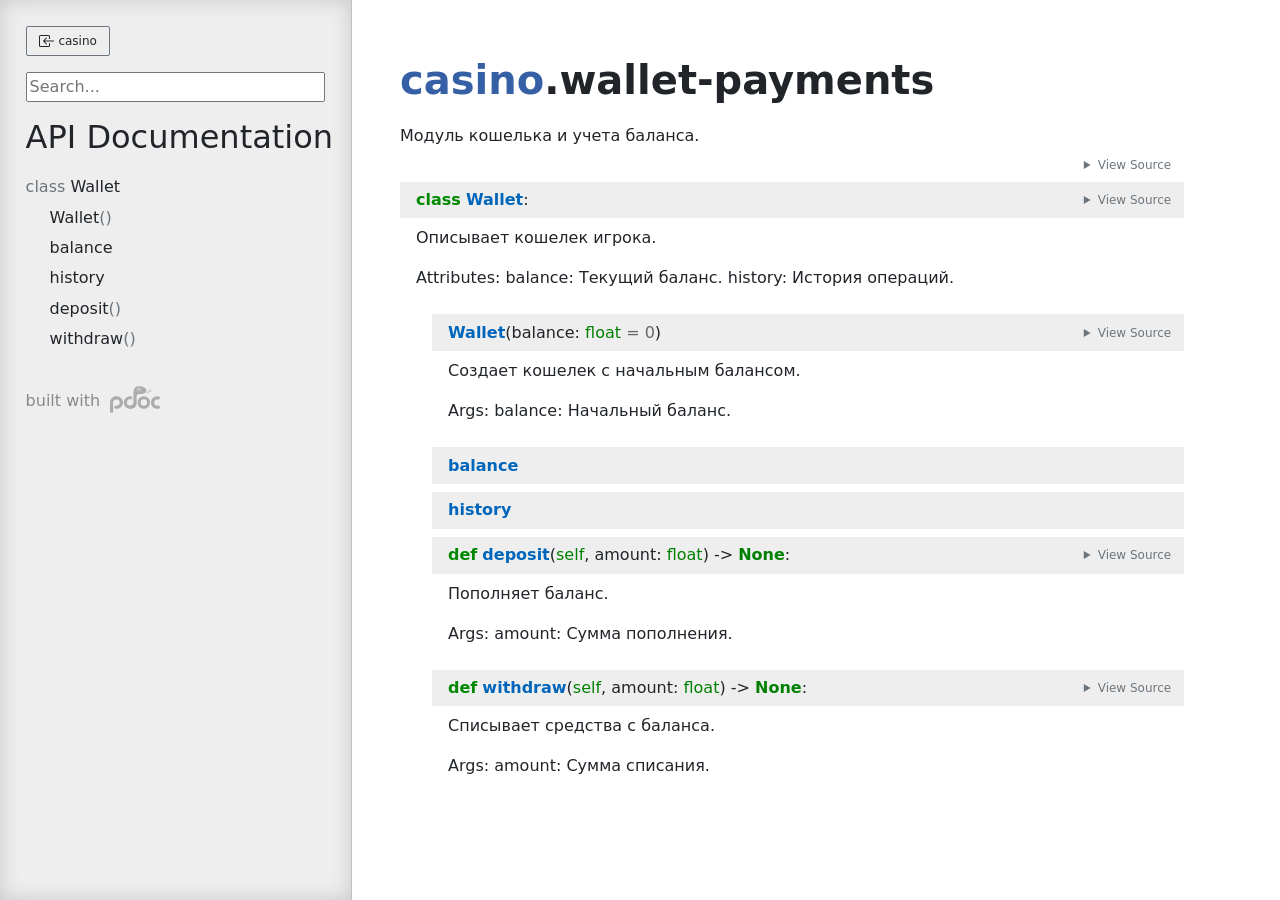
<file: docs/casino/wallet-payments.html>
<!doctype html>
<html lang="en">
<head>
    <meta charset="utf-8">
    <meta name="viewport" content="width=device-width, initial-scale=1">
    <meta name="generator" content="pdoc 16.0.0"/>
    <title>casino.wallet-payments API documentation</title>

    <style>/*! * Bootstrap Reboot v5.0.0 (https://getbootstrap.com/) * Copyright 2011-2021 The Bootstrap Authors * Copyright 2011-2021 Twitter, Inc. * Licensed under MIT (https://github.com/twbs/bootstrap/blob/main/LICENSE) * Forked from Normalize.css, licensed MIT (https://github.com/necolas/normalize.css/blob/master/LICENSE.md) */*,::after,::before{box-sizing:border-box}@media (prefers-reduced-motion:no-preference){:root{scroll-behavior:smooth}}body{margin:0;font-family:system-ui,-apple-system,"Segoe UI",Roboto,"Helvetica Neue",Arial,"Noto Sans","Liberation Sans",sans-serif,"Apple Color Emoji","Segoe UI Emoji","Segoe UI Symbol","Noto Color Emoji";font-size:1rem;font-weight:400;line-height:1.5;color:#212529;background-color:#fff;-webkit-text-size-adjust:100%;-webkit-tap-highlight-color:transparent}hr{margin:1rem 0;color:inherit;background-color:currentColor;border:0;opacity:.25}hr:not([size]){height:1px}h1,h2,h3,h4,h5,h6{margin-top:0;margin-bottom:.5rem;font-weight:500;line-height:1.2}h1{font-size:calc(1.375rem + 1.5vw)}@media (min-width:1200px){h1{font-size:2.5rem}}h2{font-size:calc(1.325rem + .9vw)}@media (min-width:1200px){h2{font-size:2rem}}h3{font-size:calc(1.3rem + .6vw)}@media (min-width:1200px){h3{font-size:1.75rem}}h4{font-size:calc(1.275rem + .3vw)}@media (min-width:1200px){h4{font-size:1.5rem}}h5{font-size:1.25rem}h6{font-size:1rem}p{margin-top:0;margin-bottom:1rem}abbr[data-bs-original-title],abbr[title]{-webkit-text-decoration:underline dotted;text-decoration:underline dotted;cursor:help;-webkit-text-decoration-skip-ink:none;text-decoration-skip-ink:none}address{margin-bottom:1rem;font-style:normal;line-height:inherit}ol,ul{padding-left:2rem}dl,ol,ul{margin-top:0;margin-bottom:1rem}ol ol,ol ul,ul ol,ul ul{margin-bottom:0}dt{font-weight:700}dd{margin-bottom:.5rem;margin-left:0}blockquote{margin:0 0 1rem}b,strong{font-weight:bolder}small{font-size:.875em}mark{padding:.2em;background-color:#fcf8e3}sub,sup{position:relative;font-size:.75em;line-height:0;vertical-align:baseline}sub{bottom:-.25em}sup{top:-.5em}a{color:#0d6efd;text-decoration:underline}a:hover{color:#0a58ca}a:not([href]):not([class]),a:not([href]):not([class]):hover{color:inherit;text-decoration:none}code,kbd,pre,samp{font-family:SFMono-Regular,Menlo,Monaco,Consolas,"Liberation Mono","Courier New",monospace;font-size:1em;direction:ltr;unicode-bidi:bidi-override}pre{display:block;margin-top:0;margin-bottom:1rem;overflow:auto;font-size:.875em}pre code{font-size:inherit;color:inherit;word-break:normal}code{font-size:.875em;color:#d63384;word-wrap:break-word}a>code{color:inherit}kbd{padding:.2rem .4rem;font-size:.875em;color:#fff;background-color:#212529;border-radius:.2rem}kbd kbd{padding:0;font-size:1em;font-weight:700}figure{margin:0 0 1rem}img,svg{vertical-align:middle}table{caption-side:bottom;border-collapse:collapse}caption{padding-top:.5rem;padding-bottom:.5rem;color:#6c757d;text-align:left}th{text-align:inherit;text-align:-webkit-match-parent}tbody,td,tfoot,th,thead,tr{border-color:inherit;border-style:solid;border-width:0}label{display:inline-block}button{border-radius:0}button:focus:not(:focus-visible){outline:0}button,input,optgroup,select,textarea{margin:0;font-family:inherit;font-size:inherit;line-height:inherit}button,select{text-transform:none}[role=button]{cursor:pointer}select{word-wrap:normal}select:disabled{opacity:1}[list]::-webkit-calendar-picker-indicator{display:none}[type=button],[type=reset],[type=submit],button{-webkit-appearance:button}[type=button]:not(:disabled),[type=reset]:not(:disabled),[type=submit]:not(:disabled),button:not(:disabled){cursor:pointer}::-moz-focus-inner{padding:0;border-style:none}textarea{resize:vertical}fieldset{min-width:0;padding:0;margin:0;border:0}legend{float:left;width:100%;padding:0;margin-bottom:.5rem;font-size:calc(1.275rem + .3vw);line-height:inherit}@media (min-width:1200px){legend{font-size:1.5rem}}legend+*{clear:left}::-webkit-datetime-edit-day-field,::-webkit-datetime-edit-fields-wrapper,::-webkit-datetime-edit-hour-field,::-webkit-datetime-edit-minute,::-webkit-datetime-edit-month-field,::-webkit-datetime-edit-text,::-webkit-datetime-edit-year-field{padding:0}::-webkit-inner-spin-button{height:auto}[type=search]{outline-offset:-2px;-webkit-appearance:textfield}::-webkit-search-decoration{-webkit-appearance:none}::-webkit-color-swatch-wrapper{padding:0}::file-selector-button{font:inherit}::-webkit-file-upload-button{font:inherit;-webkit-appearance:button}output{display:inline-block}iframe{border:0}summary{display:list-item;cursor:pointer}progress{vertical-align:baseline}[hidden]{display:none!important}</style>
    <style>/*! syntax-highlighting.css */pre{line-height:125%;}span.linenos{color:inherit; background-color:transparent; padding-left:5px; padding-right:20px;}.pdoc-code .hll{background-color:#ffffcc}.pdoc-code{background:#f8f8f8;}.pdoc-code .c{color:#3D7B7B; font-style:italic}.pdoc-code .err{border:1px solid #FF0000}.pdoc-code .k{color:#008000; font-weight:bold}.pdoc-code .o{color:#666666}.pdoc-code .ch{color:#3D7B7B; font-style:italic}.pdoc-code .cm{color:#3D7B7B; font-style:italic}.pdoc-code .cp{color:#9C6500}.pdoc-code .cpf{color:#3D7B7B; font-style:italic}.pdoc-code .c1{color:#3D7B7B; font-style:italic}.pdoc-code .cs{color:#3D7B7B; font-style:italic}.pdoc-code .gd{color:#A00000}.pdoc-code .ge{font-style:italic}.pdoc-code .gr{color:#E40000}.pdoc-code .gh{color:#000080; font-weight:bold}.pdoc-code .gi{color:#008400}.pdoc-code .go{color:#717171}.pdoc-code .gp{color:#000080; font-weight:bold}.pdoc-code .gs{font-weight:bold}.pdoc-code .gu{color:#800080; font-weight:bold}.pdoc-code .gt{color:#0044DD}.pdoc-code .kc{color:#008000; font-weight:bold}.pdoc-code .kd{color:#008000; font-weight:bold}.pdoc-code .kn{color:#008000; font-weight:bold}.pdoc-code .kp{color:#008000}.pdoc-code .kr{color:#008000; font-weight:bold}.pdoc-code .kt{color:#B00040}.pdoc-code .m{color:#666666}.pdoc-code .s{color:#BA2121}.pdoc-code .na{color:#687822}.pdoc-code .nb{color:#008000}.pdoc-code .nc{color:#0000FF; font-weight:bold}.pdoc-code .no{color:#880000}.pdoc-code .nd{color:#AA22FF}.pdoc-code .ni{color:#717171; font-weight:bold}.pdoc-code .ne{color:#CB3F38; font-weight:bold}.pdoc-code .nf{color:#0000FF}.pdoc-code .nl{color:#767600}.pdoc-code .nn{color:#0000FF; font-weight:bold}.pdoc-code .nt{color:#008000; font-weight:bold}.pdoc-code .nv{color:#19177C}.pdoc-code .ow{color:#AA22FF; font-weight:bold}.pdoc-code .w{color:#bbbbbb}.pdoc-code .mb{color:#666666}.pdoc-code .mf{color:#666666}.pdoc-code .mh{color:#666666}.pdoc-code .mi{color:#666666}.pdoc-code .mo{color:#666666}.pdoc-code .sa{color:#BA2121}.pdoc-code .sb{color:#BA2121}.pdoc-code .sc{color:#BA2121}.pdoc-code .dl{color:#BA2121}.pdoc-code .sd{color:#BA2121; font-style:italic}.pdoc-code .s2{color:#BA2121}.pdoc-code .se{color:#AA5D1F; font-weight:bold}.pdoc-code .sh{color:#BA2121}.pdoc-code .si{color:#A45A77; font-weight:bold}.pdoc-code .sx{color:#008000}.pdoc-code .sr{color:#A45A77}.pdoc-code .s1{color:#BA2121}.pdoc-code .ss{color:#19177C}.pdoc-code .bp{color:#008000}.pdoc-code .fm{color:#0000FF}.pdoc-code .vc{color:#19177C}.pdoc-code .vg{color:#19177C}.pdoc-code .vi{color:#19177C}.pdoc-code .vm{color:#19177C}.pdoc-code .il{color:#666666}</style>
    <style>/*! theme.css */:root{--pdoc-background:#fff;}.pdoc{--text:#212529;--muted:#6c757d;--link:#3660a5;--link-hover:#1659c5;--code:#f8f8f8;--active:#fff598;--accent:#eee;--accent2:#c1c1c1;--nav-hover:rgba(255, 255, 255, 0.5);--name:#0066BB;--def:#008800;--annotation:#007020;}</style>
    <style>/*! layout.css */html, body{width:100%;height:100%;}html, main{scroll-behavior:smooth;}body{background-color:var(--pdoc-background);}@media (max-width:769px){#navtoggle{cursor:pointer;position:absolute;width:50px;height:40px;top:1rem;right:1rem;border-color:var(--text);color:var(--text);display:flex;opacity:0.8;z-index:999;}#navtoggle:hover{opacity:1;}#togglestate + div{display:none;}#togglestate:checked + div{display:inherit;}main, header{padding:2rem 3vw;}header + main{margin-top:-3rem;}.git-button{display:none !important;}nav input[type="search"]{max-width:77%;}nav input[type="search"]:first-child{margin-top:-6px;}nav input[type="search"]:valid ~ *{display:none !important;}}@media (min-width:770px){:root{--sidebar-width:clamp(12.5rem, 28vw, 22rem);}nav{position:fixed;overflow:auto;height:100vh;width:var(--sidebar-width);}main, header{padding:3rem 2rem 3rem calc(var(--sidebar-width) + 3rem);width:calc(54rem + var(--sidebar-width));max-width:100%;}header + main{margin-top:-4rem;}#navtoggle{display:none;}}#togglestate{position:absolute;height:0;opacity:0;}nav.pdoc{--pad:clamp(0.5rem, 2vw, 1.75rem);--indent:1.5rem;background-color:var(--accent);border-right:1px solid var(--accent2);box-shadow:0 0 20px rgba(50, 50, 50, .2) inset;padding:0 0 0 var(--pad);overflow-wrap:anywhere;scrollbar-width:thin; scrollbar-color:var(--accent2) transparent; z-index:1}nav.pdoc::-webkit-scrollbar{width:.4rem; }nav.pdoc::-webkit-scrollbar-thumb{background-color:var(--accent2); }nav.pdoc > div{padding:var(--pad) 0;}nav.pdoc .module-list-button{display:inline-flex;align-items:center;color:var(--text);border-color:var(--muted);margin-bottom:1rem;}nav.pdoc .module-list-button:hover{border-color:var(--text);}nav.pdoc input[type=search]{display:block;outline-offset:0;width:calc(100% - var(--pad));}nav.pdoc .logo{max-width:calc(100% - var(--pad));max-height:35vh;display:block;margin:0 auto 1rem;transform:translate(calc(-.5 * var(--pad)), 0);}nav.pdoc ul{list-style:none;padding-left:0;}nav.pdoc > div > ul{margin-left:calc(0px - var(--pad));}nav.pdoc li a{padding:.2rem 0 .2rem calc(var(--pad) + var(--indent));}nav.pdoc > div > ul > li > a{padding-left:var(--pad);}nav.pdoc li{transition:all 100ms;}nav.pdoc li:hover{background-color:var(--nav-hover);}nav.pdoc a, nav.pdoc a:hover{color:var(--text);}nav.pdoc a{display:block;}nav.pdoc > h2:first-of-type{margin-top:1.5rem;}nav.pdoc .class:before{content:"class ";color:var(--muted);}nav.pdoc .function:after{content:"()";color:var(--muted);}nav.pdoc footer:before{content:"";display:block;width:calc(100% - var(--pad));border-top:solid var(--accent2) 1px;margin-top:1.5rem;padding-top:.5rem;}nav.pdoc footer{font-size:small;}</style>
    <style>/*! content.css */.pdoc{color:var(--text);box-sizing:border-box;line-height:1.5;background:none;}.pdoc .pdoc-button{cursor:pointer;display:inline-block;border:solid black 1px;border-radius:2px;font-size:.75rem;padding:calc(0.5em - 1px) 1em;transition:100ms all;}.pdoc .alert{padding:1rem 1rem 1rem calc(1.5rem + 24px);border:1px solid transparent;border-radius:.25rem;background-repeat:no-repeat;background-position:.75rem center;margin-bottom:1rem;}.pdoc .alert > em{display:none;}.pdoc .alert > *:last-child{margin-bottom:0;}.pdoc .alert.note{color:#084298;background-color:#cfe2ff;border-color:#b6d4fe;background-image:url("data:image/svg+xml,%3Csvg%20xmlns%3D%22http%3A//www.w3.org/2000/svg%22%20width%3D%2224%22%20height%3D%2224%22%20fill%3D%22%23084298%22%20viewBox%3D%220%200%2016%2016%22%3E%3Cpath%20d%3D%22M8%2016A8%208%200%201%200%208%200a8%208%200%200%200%200%2016zm.93-9.412-1%204.705c-.07.34.029.533.304.533.194%200%20.487-.07.686-.246l-.088.416c-.287.346-.92.598-1.465.598-.703%200-1.002-.422-.808-1.319l.738-3.468c.064-.293.006-.399-.287-.47l-.451-.081.082-.381%202.29-.287zM8%205.5a1%201%200%201%201%200-2%201%201%200%200%201%200%202z%22/%3E%3C/svg%3E");}.pdoc .alert.tip{color:#0a3622;background-color:#d1e7dd;border-color:#a3cfbb;background-image:url("data:image/svg+xml,%3Csvg%20xmlns%3D%22http%3A//www.w3.org/2000/svg%22%20width%3D%2224%22%20height%3D%2224%22%20fill%3D%22%230a3622%22%20viewBox%3D%220%200%2016%2016%22%3E%3Cpath%20d%3D%22M2%206a6%206%200%201%201%2010.174%204.31c-.203.196-.359.4-.453.619l-.762%201.769A.5.5%200%200%201%2010.5%2013a.5.5%200%200%201%200%201%20.5.5%200%200%201%200%201l-.224.447a1%201%200%200%201-.894.553H6.618a1%201%200%200%201-.894-.553L5.5%2015a.5.5%200%200%201%200-1%20.5.5%200%200%201%200-1%20.5.5%200%200%201-.46-.302l-.761-1.77a2%202%200%200%200-.453-.618A5.98%205.98%200%200%201%202%206m6-5a5%205%200%200%200-3.479%208.592c.263.254.514.564.676.941L5.83%2012h4.342l.632-1.467c.162-.377.413-.687.676-.941A5%205%200%200%200%208%201%22/%3E%3C/svg%3E");}.pdoc .alert.important{color:#055160;background-color:#cff4fc;border-color:#9eeaf9;background-image:url("data:image/svg+xml,%3Csvg%20xmlns%3D%22http%3A//www.w3.org/2000/svg%22%20width%3D%2224%22%20height%3D%2224%22%20fill%3D%22%23055160%22%20viewBox%3D%220%200%2016%2016%22%3E%3Cpath%20d%3D%22M2%200a2%202%200%200%200-2%202v12a2%202%200%200%200%202%202h12a2%202%200%200%200%202-2V2a2%202%200%200%200-2-2zm6%204c.535%200%20.954.462.9.995l-.35%203.507a.552.552%200%200%201-1.1%200L7.1%204.995A.905.905%200%200%201%208%204m.002%206a1%201%200%201%201%200%202%201%201%200%200%201%200-2%22/%3E%3C/svg%3E");}.pdoc .alert.warning{color:#664d03;background-color:#fff3cd;border-color:#ffecb5;background-image:url("data:image/svg+xml,%3Csvg%20xmlns%3D%22http%3A//www.w3.org/2000/svg%22%20width%3D%2224%22%20height%3D%2224%22%20fill%3D%22%23664d03%22%20viewBox%3D%220%200%2016%2016%22%3E%3Cpath%20d%3D%22M8.982%201.566a1.13%201.13%200%200%200-1.96%200L.165%2013.233c-.457.778.091%201.767.98%201.767h13.713c.889%200%201.438-.99.98-1.767L8.982%201.566zM8%205c.535%200%20.954.462.9.995l-.35%203.507a.552.552%200%200%201-1.1%200L7.1%205.995A.905.905%200%200%201%208%205zm.002%206a1%201%200%201%201%200%202%201%201%200%200%201%200-2z%22/%3E%3C/svg%3E");}.pdoc .alert.caution{color:#842029;background-color:#f8d7da;border-color:#f5c2c7;background-image:url("data:image/svg+xml,%3Csvg%20xmlns%3D%22http%3A//www.w3.org/2000/svg%22%20width%3D%2224%22%20height%3D%2224%22%20fill%3D%22%23842029%22%20viewBox%3D%220%200%2016%2016%22%3E%3Cpath%20d%3D%22M11.46.146A.5.5%200%200%200%2011.107%200H4.893a.5.5%200%200%200-.353.146L.146%204.54A.5.5%200%200%200%200%204.893v6.214a.5.5%200%200%200%20.146.353l4.394%204.394a.5.5%200%200%200%20.353.146h6.214a.5.5%200%200%200%20.353-.146l4.394-4.394a.5.5%200%200%200%20.146-.353V4.893a.5.5%200%200%200-.146-.353zM8%204c.535%200%20.954.462.9.995l-.35%203.507a.552.552%200%200%201-1.1%200L7.1%204.995A.905.905%200%200%201%208%204m.002%206a1%201%200%201%201%200%202%201%201%200%200%201%200-2%22/%3E%3C/svg%3E");}.pdoc .alert.danger{color:#842029;background-color:#f8d7da;border-color:#f5c2c7;background-image:url("data:image/svg+xml,%3Csvg%20xmlns%3D%22http%3A//www.w3.org/2000/svg%22%20width%3D%2224%22%20height%3D%2224%22%20fill%3D%22%23842029%22%20viewBox%3D%220%200%2016%2016%22%3E%3Cpath%20d%3D%22M5.52.359A.5.5%200%200%201%206%200h4a.5.5%200%200%201%20.474.658L8.694%206H12.5a.5.5%200%200%201%20.395.807l-7%209a.5.5%200%200%201-.873-.454L6.823%209.5H3.5a.5.5%200%200%201-.48-.641l2.5-8.5z%22/%3E%3C/svg%3E");}.pdoc .visually-hidden{position:absolute !important;width:1px !important;height:1px !important;padding:0 !important;margin:-1px !important;overflow:hidden !important;clip:rect(0, 0, 0, 0) !important;white-space:nowrap !important;border:0 !important;}.pdoc h1, .pdoc h2, .pdoc h3{font-weight:300;margin:.3em 0;padding:.2em 0;}.pdoc > section:not(.module-info) h1{font-size:1.5rem;font-weight:500;}.pdoc > section:not(.module-info) h2{font-size:1.4rem;font-weight:500;}.pdoc > section:not(.module-info) h3{font-size:1.3rem;font-weight:500;}.pdoc > section:not(.module-info) h4{font-size:1.2rem;}.pdoc > section:not(.module-info) h5{font-size:1.1rem;}.pdoc a{text-decoration:none;color:var(--link);}.pdoc a:hover{color:var(--link-hover);}.pdoc blockquote{margin-left:2rem;}.pdoc pre{border-top:1px solid var(--accent2);border-bottom:1px solid var(--accent2);margin-top:0;margin-bottom:1em;padding:.5rem 0 .5rem .5rem;overflow-x:auto;background-color:var(--code);}.pdoc code{color:var(--text);padding:.2em .4em;margin:0;font-size:85%;background-color:var(--accent);border-radius:6px;}.pdoc a > code{color:inherit;}.pdoc pre > code{display:inline-block;font-size:inherit;background:none;border:none;padding:0;}.pdoc > section:not(.module-info){margin-bottom:1.5rem;}.pdoc .modulename{margin-top:0;font-weight:bold;}.pdoc .modulename a{color:var(--link);transition:100ms all;}.pdoc .git-button{float:right;border:solid var(--link) 1px;}.pdoc .git-button:hover{background-color:var(--link);color:var(--pdoc-background);}.view-source-toggle-state,.view-source-toggle-state ~ .pdoc-code{display:none;}.view-source-toggle-state:checked ~ .pdoc-code{display:block;}.view-source-button{display:inline-block;float:right;font-size:.75rem;line-height:1.5rem;color:var(--muted);padding:0 .4rem 0 1.3rem;cursor:pointer;text-indent:-2px;}.view-source-button > span{visibility:hidden;}.module-info .view-source-button{float:none;display:flex;justify-content:flex-end;margin:-1.2rem .4rem -.2rem 0;}.view-source-button::before{position:absolute;content:"View Source";display:list-item;list-style-type:disclosure-closed;}.view-source-toggle-state:checked ~ .attr .view-source-button::before,.view-source-toggle-state:checked ~ .view-source-button::before{list-style-type:disclosure-open;}.pdoc .docstring{margin-bottom:1.5rem;}.pdoc section:not(.module-info) .docstring{margin-left:clamp(0rem, 5vw - 2rem, 1rem);}.pdoc .docstring .pdoc-code{margin-left:1em;margin-right:1em;}.pdoc h1:target,.pdoc h2:target,.pdoc h3:target,.pdoc h4:target,.pdoc h5:target,.pdoc h6:target,.pdoc .pdoc-code > pre > span:target{background-color:var(--active);box-shadow:-1rem 0 0 0 var(--active);}.pdoc .pdoc-code > pre > span:target{display:block;}.pdoc div:target > .attr,.pdoc section:target > .attr,.pdoc dd:target > a{background-color:var(--active);}.pdoc *{scroll-margin:2rem;}.pdoc .pdoc-code .linenos{user-select:none;}.pdoc .attr:hover{filter:contrast(0.95);}.pdoc section, .pdoc .classattr{position:relative;}.pdoc .headerlink{--width:clamp(1rem, 3vw, 2rem);position:absolute;top:0;left:calc(0rem - var(--width));transition:all 100ms ease-in-out;opacity:0;}.pdoc .headerlink::before{content:"#";display:block;text-align:center;width:var(--width);height:2.3rem;line-height:2.3rem;font-size:1.5rem;}.pdoc .attr:hover ~ .headerlink,.pdoc *:target > .headerlink,.pdoc .headerlink:hover{opacity:1;}.pdoc .attr{display:block;margin:.5rem 0 .5rem;padding:.4rem .4rem .4rem 1rem;background-color:var(--accent);overflow-x:auto;}.pdoc .classattr{margin-left:2rem;}.pdoc .decorator-deprecated{color:#842029;}.pdoc .decorator-deprecated ~ span{filter:grayscale(1) opacity(0.8);}.pdoc .name{color:var(--name);font-weight:bold;}.pdoc .def{color:var(--def);font-weight:bold;}.pdoc .signature{background-color:transparent;}.pdoc .param, .pdoc .return-annotation{white-space:pre;}.pdoc .signature.multiline .param{display:block;}.pdoc .signature.condensed .param{display:inline-block;}.pdoc .annotation{color:var(--annotation);}.pdoc .view-value-toggle-state,.pdoc .view-value-toggle-state ~ .default_value{display:none;}.pdoc .view-value-toggle-state:checked ~ .default_value{display:inherit;}.pdoc .view-value-button{font-size:.5rem;vertical-align:middle;border-style:dashed;margin-top:-0.1rem;}.pdoc .view-value-button:hover{background:white;}.pdoc .view-value-button::before{content:"show";text-align:center;width:2.2em;display:inline-block;}.pdoc .view-value-toggle-state:checked ~ .view-value-button::before{content:"hide";}.pdoc .inherited{margin-left:2rem;}.pdoc .inherited dt{font-weight:700;}.pdoc .inherited dt, .pdoc .inherited dd{display:inline;margin-left:0;margin-bottom:.5rem;}.pdoc .inherited dd:not(:last-child):after{content:", ";}.pdoc .inherited .class:before{content:"class ";}.pdoc .inherited .function a:after{content:"()";}.pdoc .search-result .docstring{overflow:auto;max-height:25vh;}.pdoc .search-result.focused > .attr{background-color:var(--active);}.pdoc .attribution{margin-top:2rem;display:block;opacity:0.5;transition:all 200ms;filter:grayscale(100%);}.pdoc .attribution:hover{opacity:1;filter:grayscale(0%);}.pdoc .attribution img{margin-left:5px;height:27px;vertical-align:bottom;width:50px;transition:all 200ms;}.pdoc table{display:block;width:max-content;max-width:100%;overflow:auto;margin-bottom:1rem;}.pdoc table th{font-weight:600;}.pdoc table th, .pdoc table td{padding:6px 13px;border:1px solid var(--accent2);}</style>
    <style>/*! custom.css */</style></head>
<body>
    <nav class="pdoc">
        <label id="navtoggle" for="togglestate" class="pdoc-button"><svg xmlns='http://www.w3.org/2000/svg' viewBox='0 0 30 30'><path stroke-linecap='round' stroke="currentColor" stroke-miterlimit='10' stroke-width='2' d='M4 7h22M4 15h22M4 23h22'/></svg></label>
        <input id="togglestate" type="checkbox" aria-hidden="true" tabindex="-1">
        <div>            <a class="pdoc-button module-list-button" href="../casino.html">
<svg xmlns="http://www.w3.org/2000/svg" width="16" height="16" fill="currentColor" class="bi bi-box-arrow-in-left" viewBox="0 0 16 16">
  <path fill-rule="evenodd" d="M10 3.5a.5.5 0 0 0-.5-.5h-8a.5.5 0 0 0-.5.5v9a.5.5 0 0 0 .5.5h8a.5.5 0 0 0 .5-.5v-2a.5.5 0 0 1 1 0v2A1.5 1.5 0 0 1 9.5 14h-8A1.5 1.5 0 0 1 0 12.5v-9A1.5 1.5 0 0 1 1.5 2h8A1.5 1.5 0 0 1 11 3.5v2a.5.5 0 0 1-1 0v-2z"/>
  <path fill-rule="evenodd" d="M4.146 8.354a.5.5 0 0 1 0-.708l3-3a.5.5 0 1 1 .708.708L5.707 7.5H14.5a.5.5 0 0 1 0 1H5.707l2.147 2.146a.5.5 0 0 1-.708.708l-3-3z"/>
</svg>                &nbsp;casino</a>


            <input type="search" placeholder="Search..." role="searchbox" aria-label="search"
                   pattern=".+" required>



            <h2>API Documentation</h2>
                <ul class="memberlist">
            <li>
                    <a class="class" href="#Wallet">Wallet</a>
                            <ul class="memberlist">
                        <li>
                                <a class="function" href="#Wallet.__init__">Wallet</a>
                        </li>
                        <li>
                                <a class="variable" href="#Wallet.balance">balance</a>
                        </li>
                        <li>
                                <a class="variable" href="#Wallet.history">history</a>
                        </li>
                        <li>
                                <a class="function" href="#Wallet.deposit">deposit</a>
                        </li>
                        <li>
                                <a class="function" href="#Wallet.withdraw">withdraw</a>
                        </li>
                </ul>

            </li>
    </ul>



        <a class="attribution" title="pdoc: Python API documentation generator" href="https://pdoc.dev" target="_blank">
            built with <span class="visually-hidden">pdoc</span><img
                alt="pdoc logo"
                src="data:image/svg+xml,%3Csvg%20xmlns%3D%22http%3A//www.w3.org/2000/svg%22%20role%3D%22img%22%20aria-label%3D%22pdoc%20logo%22%20width%3D%22300%22%20height%3D%22160%22%20viewBox%3D%220%200%20150%2080%22%3E%3Ctitle%3Epdoc%3C/title%3E%3Cpath%20d%3D%22M132.316%2048.886c.276-4.679%202.342-6.698%204.409-7.982s4.27-1.165%206.751-1.055c1.586.07%203.044.156%204.222-.482%201.142-.619%202.026-1.932%202.162-3.739.268-3.576-1.929-5.368-5.006-5.551s-7.599.524-10.517%201.606c-4.455%201.652-8.588%206.606-9.552%208.992s-2.342%206.193-1.745%2010.873%202.664%209.221%205.878%2011.79%205.878%203.808%2010.103%204.312%203.444.229%206.062.229%205.006-2.202%204.914-4.909-2.296-5.001-4.501-4.863-3.077.505-5.281.229-7.715-2.064-7.899-9.451z%22%20fill%3D%22%23198754%22/%3E%3Ccircle%20cx%3D%22101.504%22%20cy%3D%2248.943%22%20r%3D%2214.208%22%20fill%3D%22none%22%20stroke%3D%22%23198754%22%20stroke-width%3D%229.354%22/%3E%3Cpath%20d%3D%22M87.81.002c-3.637.065-5.001.454-7.014%201.232s-3.443%201.363-6.3%204.282c-1.723%201.76-3.148%205.019-3.776%207.329-.413%201.521-.316%202.63-.316%202.63l-.195%2034.612c.065%205.774-6.755%208.305-9.612%208.37s-9.678-1.038-9.743-9.408%207.128-9.521%208.362-9.521c1.413-.13%202.526-.021%203.718-.016%202.071.009%204.157-.778%204.092-4.671s-4.157-4.736-4.157-4.736c-6.3-.843-11.43%202.206-11.43%202.206S40.917%2038.15%2041.372%2049.634%2051.568%2068.19%2061.311%2068.125s18.316-7.007%2018.445-17.193l.13-22.772c.046-2.291%202.683-3.644%204.476-4.203.745-.232%201.694-.274%201.694-.274l10.457-.13s4.871-.324%207.729-3.114%204.352-6.294%204.352-6.294.974-3.049.13-4.606-.195-1.233-2.792-3.309-8.573-4.477-8.573-4.477S91.447-.063%2087.81.002zM0%2047.169l.065%2028.417S0%2080.127%204.481%2079.997s5.072-3.866%205.049-4.152l-.113-28.482s1.624-7.656%209.937-7.721%2010.002%206.942%2010.002%208.499-.909%2010.51-9.093%2010.51c-.948%200-2.99-.567-4.145-.272-3.919%201-3.194%204.554-3.194%204.554s.065%205.061%207.404%204.996%2018.575-6.034%2018.575-19.074S26.953%2030.04%2019.549%2029.91%201.234%2035.296%200%2047.169z%22%20fill%3D%22%23198754%22/%3E%3Cg%20transform%3D%22matrix%28.325601%200%200%20.325256%20-10.32669%20-45.802786%29%22%3E%3Ccircle%20cx%3D%22297.554%22%20cy%3D%22172.286%22%20r%3D%2216.5%22%20fill%3D%22%23fff%22/%3E%3Cellipse%20cx%3D%22297.709%22%20cy%3D%22172.642%22%20rx%3D%2211.071%22%20ry%3D%2210.871%22%20fill%3D%22%23105a48%22/%3E%3Ccircle%20cx%3D%22304.104%22%20cy%3D%22167.667%22%20r%3D%224.5%22%20fill%3D%22%23fff%22/%3E%3C/g%3E%3Cpath%20d%3D%22M94.661%2017.032l.893-1.476s.99.714%201.916.925%201.575.114%202.955.114l14.565-.162c1.283-.032%203.085-.762%203.02-3.293s-.373-3.503-.373-3.503l1.283-.487s.52.503.877%201.573.309%201.995.292%202.66-.227%201.541-.227%201.541%201.564-.308%202.359-1.038.823-.779%201.489-1.508.812-.86.812-.86.552-.13.877.26.341.957.065%201.46-1.672%202.206-3.247%203.066-2.76%201.427-3.929%201.768-3.848.73-7.063.714l-10.944-.114s-2.143-.081-3.02-.373-2.241-.973-2.598-1.265z%22%20fill%3D%22%23d36d49%22/%3E%3Cg%20fill%3D%22%23105a48%22%3E%3Cellipse%20cx%3D%2293.052%22%20cy%3D%2243.567%22%20rx%3D%22.869%22%20ry%3D%221.014%22%20transform%3D%22rotate%28341.022%29%22/%3E%3Cellipse%20cx%3D%22104.3%22%20cy%3D%22-16.184%22%20rx%3D%22.865%22%20ry%3D%221.009%22%20transform%3D%22rotate%2814.786%29%22/%3E%3C/g%3E%3C/svg%3E"/>
        </a>
</div>
    </nav>
    <main class="pdoc">
            <section class="module-info">
                    <h1 class="modulename">
<a href="./../casino.html">casino</a><wbr>.wallet-payments    </h1>

                        <div class="docstring"><p>Модуль кошелька и учета баланса.</p>
</div>

                        <input id="mod-wallet-payments-view-source" class="view-source-toggle-state" type="checkbox" aria-hidden="true" tabindex="-1">

                        <label class="view-source-button" for="mod-wallet-payments-view-source"><span>View Source</span></label>

                        <div class="pdoc-code codehilite"><pre><span></span><span id="L-1"><a href="#L-1"><span class="linenos"> 1</span></a><span class="sd">&quot;&quot;&quot;Модуль кошелька и учета баланса.&quot;&quot;&quot;</span>
</span><span id="L-2"><a href="#L-2"><span class="linenos"> 2</span></a>
</span><span id="L-3"><a href="#L-3"><span class="linenos"> 3</span></a><span class="k">class</span> <span class="nc">Wallet</span><span class="p">:</span>
</span><span id="L-4"><a href="#L-4"><span class="linenos"> 4</span></a><span class="w">    </span><span class="sd">&quot;&quot;&quot;Описывает кошелек игрока.</span>
</span><span id="L-5"><a href="#L-5"><span class="linenos"> 5</span></a>
</span><span id="L-6"><a href="#L-6"><span class="linenos"> 6</span></a><span class="sd">    Attributes:</span>
</span><span id="L-7"><a href="#L-7"><span class="linenos"> 7</span></a><span class="sd">        balance: Текущий баланс.</span>
</span><span id="L-8"><a href="#L-8"><span class="linenos"> 8</span></a><span class="sd">        history: История операций.</span>
</span><span id="L-9"><a href="#L-9"><span class="linenos"> 9</span></a><span class="sd">    &quot;&quot;&quot;</span>
</span><span id="L-10"><a href="#L-10"><span class="linenos">10</span></a>
</span><span id="L-11"><a href="#L-11"><span class="linenos">11</span></a>    <span class="k">def</span> <span class="fm">__init__</span><span class="p">(</span><span class="bp">self</span><span class="p">,</span> <span class="n">balance</span><span class="p">:</span> <span class="nb">float</span> <span class="o">=</span> <span class="mi">0</span><span class="p">)</span> <span class="o">-&gt;</span> <span class="kc">None</span><span class="p">:</span>
</span><span id="L-12"><a href="#L-12"><span class="linenos">12</span></a><span class="w">        </span><span class="sd">&quot;&quot;&quot;Создает кошелек с начальным балансом.</span>
</span><span id="L-13"><a href="#L-13"><span class="linenos">13</span></a>
</span><span id="L-14"><a href="#L-14"><span class="linenos">14</span></a><span class="sd">        Args:</span>
</span><span id="L-15"><a href="#L-15"><span class="linenos">15</span></a><span class="sd">            balance: Начальный баланс.</span>
</span><span id="L-16"><a href="#L-16"><span class="linenos">16</span></a><span class="sd">        &quot;&quot;&quot;</span>
</span><span id="L-17"><a href="#L-17"><span class="linenos">17</span></a>        <span class="bp">self</span><span class="o">.</span><span class="n">balance</span> <span class="o">=</span> <span class="n">balance</span>
</span><span id="L-18"><a href="#L-18"><span class="linenos">18</span></a>        <span class="bp">self</span><span class="o">.</span><span class="n">history</span> <span class="o">=</span> <span class="p">[]</span>
</span><span id="L-19"><a href="#L-19"><span class="linenos">19</span></a>
</span><span id="L-20"><a href="#L-20"><span class="linenos">20</span></a>    <span class="k">def</span> <span class="nf">deposit</span><span class="p">(</span><span class="bp">self</span><span class="p">,</span> <span class="n">amount</span><span class="p">:</span> <span class="nb">float</span><span class="p">)</span> <span class="o">-&gt;</span> <span class="kc">None</span><span class="p">:</span>
</span><span id="L-21"><a href="#L-21"><span class="linenos">21</span></a><span class="w">        </span><span class="sd">&quot;&quot;&quot;Пополняет баланс.</span>
</span><span id="L-22"><a href="#L-22"><span class="linenos">22</span></a>
</span><span id="L-23"><a href="#L-23"><span class="linenos">23</span></a><span class="sd">        Args:</span>
</span><span id="L-24"><a href="#L-24"><span class="linenos">24</span></a><span class="sd">            amount: Сумма пополнения.</span>
</span><span id="L-25"><a href="#L-25"><span class="linenos">25</span></a><span class="sd">        &quot;&quot;&quot;</span>
</span><span id="L-26"><a href="#L-26"><span class="linenos">26</span></a>        <span class="bp">self</span><span class="o">.</span><span class="n">balance</span> <span class="o">+=</span> <span class="n">amount</span>
</span><span id="L-27"><a href="#L-27"><span class="linenos">27</span></a>        <span class="bp">self</span><span class="o">.</span><span class="n">history</span><span class="o">.</span><span class="n">append</span><span class="p">(</span><span class="sa">f</span><span class="s2">&quot;Deposit: +</span><span class="si">{</span><span class="n">amount</span><span class="si">}</span><span class="s2">&quot;</span><span class="p">)</span>
</span><span id="L-28"><a href="#L-28"><span class="linenos">28</span></a>
</span><span id="L-29"><a href="#L-29"><span class="linenos">29</span></a>    <span class="k">def</span> <span class="nf">withdraw</span><span class="p">(</span><span class="bp">self</span><span class="p">,</span> <span class="n">amount</span><span class="p">:</span> <span class="nb">float</span><span class="p">)</span> <span class="o">-&gt;</span> <span class="kc">None</span><span class="p">:</span>
</span><span id="L-30"><a href="#L-30"><span class="linenos">30</span></a><span class="w">        </span><span class="sd">&quot;&quot;&quot;Списывает средства с баланса.</span>
</span><span id="L-31"><a href="#L-31"><span class="linenos">31</span></a>
</span><span id="L-32"><a href="#L-32"><span class="linenos">32</span></a><span class="sd">        Args:</span>
</span><span id="L-33"><a href="#L-33"><span class="linenos">33</span></a><span class="sd">            amount: Сумма списания.</span>
</span><span id="L-34"><a href="#L-34"><span class="linenos">34</span></a><span class="sd">        &quot;&quot;&quot;</span>
</span><span id="L-35"><a href="#L-35"><span class="linenos">35</span></a>        <span class="k">if</span> <span class="n">amount</span> <span class="o">&lt;=</span> <span class="bp">self</span><span class="o">.</span><span class="n">balance</span><span class="p">:</span>
</span><span id="L-36"><a href="#L-36"><span class="linenos">36</span></a>            <span class="bp">self</span><span class="o">.</span><span class="n">balance</span> <span class="o">-=</span> <span class="n">amount</span>
</span><span id="L-37"><a href="#L-37"><span class="linenos">37</span></a>            <span class="bp">self</span><span class="o">.</span><span class="n">history</span><span class="o">.</span><span class="n">append</span><span class="p">(</span><span class="sa">f</span><span class="s2">&quot;Withdraw: -</span><span class="si">{</span><span class="n">amount</span><span class="si">}</span><span class="s2">&quot;</span><span class="p">)</span>
</span><span id="L-38"><a href="#L-38"><span class="linenos">38</span></a>        <span class="k">else</span><span class="p">:</span>
</span><span id="L-39"><a href="#L-39"><span class="linenos">39</span></a>            <span class="bp">self</span><span class="o">.</span><span class="n">history</span><span class="o">.</span><span class="n">append</span><span class="p">(</span><span class="s2">&quot;Withdraw failed: insufficient funds&quot;</span><span class="p">)</span>
</span></pre></div>


            </section>
                <section id="Wallet">
                            <input id="Wallet-view-source" class="view-source-toggle-state" type="checkbox" aria-hidden="true" tabindex="-1">
<div class="attr class">
            
    <span class="def">class</span>
    <span class="name">Wallet</span>:

                <label class="view-source-button" for="Wallet-view-source"><span>View Source</span></label>

    </div>
    <a class="headerlink" href="#Wallet"></a>
            <div class="pdoc-code codehilite"><pre><span></span><span id="Wallet-4"><a href="#Wallet-4"><span class="linenos"> 4</span></a><span class="k">class</span> <span class="nc">Wallet</span><span class="p">:</span>
</span><span id="Wallet-5"><a href="#Wallet-5"><span class="linenos"> 5</span></a><span class="w">    </span><span class="sd">&quot;&quot;&quot;Описывает кошелек игрока.</span>
</span><span id="Wallet-6"><a href="#Wallet-6"><span class="linenos"> 6</span></a>
</span><span id="Wallet-7"><a href="#Wallet-7"><span class="linenos"> 7</span></a><span class="sd">    Attributes:</span>
</span><span id="Wallet-8"><a href="#Wallet-8"><span class="linenos"> 8</span></a><span class="sd">        balance: Текущий баланс.</span>
</span><span id="Wallet-9"><a href="#Wallet-9"><span class="linenos"> 9</span></a><span class="sd">        history: История операций.</span>
</span><span id="Wallet-10"><a href="#Wallet-10"><span class="linenos">10</span></a><span class="sd">    &quot;&quot;&quot;</span>
</span><span id="Wallet-11"><a href="#Wallet-11"><span class="linenos">11</span></a>
</span><span id="Wallet-12"><a href="#Wallet-12"><span class="linenos">12</span></a>    <span class="k">def</span> <span class="fm">__init__</span><span class="p">(</span><span class="bp">self</span><span class="p">,</span> <span class="n">balance</span><span class="p">:</span> <span class="nb">float</span> <span class="o">=</span> <span class="mi">0</span><span class="p">)</span> <span class="o">-&gt;</span> <span class="kc">None</span><span class="p">:</span>
</span><span id="Wallet-13"><a href="#Wallet-13"><span class="linenos">13</span></a><span class="w">        </span><span class="sd">&quot;&quot;&quot;Создает кошелек с начальным балансом.</span>
</span><span id="Wallet-14"><a href="#Wallet-14"><span class="linenos">14</span></a>
</span><span id="Wallet-15"><a href="#Wallet-15"><span class="linenos">15</span></a><span class="sd">        Args:</span>
</span><span id="Wallet-16"><a href="#Wallet-16"><span class="linenos">16</span></a><span class="sd">            balance: Начальный баланс.</span>
</span><span id="Wallet-17"><a href="#Wallet-17"><span class="linenos">17</span></a><span class="sd">        &quot;&quot;&quot;</span>
</span><span id="Wallet-18"><a href="#Wallet-18"><span class="linenos">18</span></a>        <span class="bp">self</span><span class="o">.</span><span class="n">balance</span> <span class="o">=</span> <span class="n">balance</span>
</span><span id="Wallet-19"><a href="#Wallet-19"><span class="linenos">19</span></a>        <span class="bp">self</span><span class="o">.</span><span class="n">history</span> <span class="o">=</span> <span class="p">[]</span>
</span><span id="Wallet-20"><a href="#Wallet-20"><span class="linenos">20</span></a>
</span><span id="Wallet-21"><a href="#Wallet-21"><span class="linenos">21</span></a>    <span class="k">def</span> <span class="nf">deposit</span><span class="p">(</span><span class="bp">self</span><span class="p">,</span> <span class="n">amount</span><span class="p">:</span> <span class="nb">float</span><span class="p">)</span> <span class="o">-&gt;</span> <span class="kc">None</span><span class="p">:</span>
</span><span id="Wallet-22"><a href="#Wallet-22"><span class="linenos">22</span></a><span class="w">        </span><span class="sd">&quot;&quot;&quot;Пополняет баланс.</span>
</span><span id="Wallet-23"><a href="#Wallet-23"><span class="linenos">23</span></a>
</span><span id="Wallet-24"><a href="#Wallet-24"><span class="linenos">24</span></a><span class="sd">        Args:</span>
</span><span id="Wallet-25"><a href="#Wallet-25"><span class="linenos">25</span></a><span class="sd">            amount: Сумма пополнения.</span>
</span><span id="Wallet-26"><a href="#Wallet-26"><span class="linenos">26</span></a><span class="sd">        &quot;&quot;&quot;</span>
</span><span id="Wallet-27"><a href="#Wallet-27"><span class="linenos">27</span></a>        <span class="bp">self</span><span class="o">.</span><span class="n">balance</span> <span class="o">+=</span> <span class="n">amount</span>
</span><span id="Wallet-28"><a href="#Wallet-28"><span class="linenos">28</span></a>        <span class="bp">self</span><span class="o">.</span><span class="n">history</span><span class="o">.</span><span class="n">append</span><span class="p">(</span><span class="sa">f</span><span class="s2">&quot;Deposit: +</span><span class="si">{</span><span class="n">amount</span><span class="si">}</span><span class="s2">&quot;</span><span class="p">)</span>
</span><span id="Wallet-29"><a href="#Wallet-29"><span class="linenos">29</span></a>
</span><span id="Wallet-30"><a href="#Wallet-30"><span class="linenos">30</span></a>    <span class="k">def</span> <span class="nf">withdraw</span><span class="p">(</span><span class="bp">self</span><span class="p">,</span> <span class="n">amount</span><span class="p">:</span> <span class="nb">float</span><span class="p">)</span> <span class="o">-&gt;</span> <span class="kc">None</span><span class="p">:</span>
</span><span id="Wallet-31"><a href="#Wallet-31"><span class="linenos">31</span></a><span class="w">        </span><span class="sd">&quot;&quot;&quot;Списывает средства с баланса.</span>
</span><span id="Wallet-32"><a href="#Wallet-32"><span class="linenos">32</span></a>
</span><span id="Wallet-33"><a href="#Wallet-33"><span class="linenos">33</span></a><span class="sd">        Args:</span>
</span><span id="Wallet-34"><a href="#Wallet-34"><span class="linenos">34</span></a><span class="sd">            amount: Сумма списания.</span>
</span><span id="Wallet-35"><a href="#Wallet-35"><span class="linenos">35</span></a><span class="sd">        &quot;&quot;&quot;</span>
</span><span id="Wallet-36"><a href="#Wallet-36"><span class="linenos">36</span></a>        <span class="k">if</span> <span class="n">amount</span> <span class="o">&lt;=</span> <span class="bp">self</span><span class="o">.</span><span class="n">balance</span><span class="p">:</span>
</span><span id="Wallet-37"><a href="#Wallet-37"><span class="linenos">37</span></a>            <span class="bp">self</span><span class="o">.</span><span class="n">balance</span> <span class="o">-=</span> <span class="n">amount</span>
</span><span id="Wallet-38"><a href="#Wallet-38"><span class="linenos">38</span></a>            <span class="bp">self</span><span class="o">.</span><span class="n">history</span><span class="o">.</span><span class="n">append</span><span class="p">(</span><span class="sa">f</span><span class="s2">&quot;Withdraw: -</span><span class="si">{</span><span class="n">amount</span><span class="si">}</span><span class="s2">&quot;</span><span class="p">)</span>
</span><span id="Wallet-39"><a href="#Wallet-39"><span class="linenos">39</span></a>        <span class="k">else</span><span class="p">:</span>
</span><span id="Wallet-40"><a href="#Wallet-40"><span class="linenos">40</span></a>            <span class="bp">self</span><span class="o">.</span><span class="n">history</span><span class="o">.</span><span class="n">append</span><span class="p">(</span><span class="s2">&quot;Withdraw failed: insufficient funds&quot;</span><span class="p">)</span>
</span></pre></div>


            <div class="docstring"><p>Описывает кошелек игрока.</p>

<p>Attributes:
    balance: Текущий баланс.
    history: История операций.</p>
</div>


                            <div id="Wallet.__init__" class="classattr">
                                        <input id="Wallet.__init__-view-source" class="view-source-toggle-state" type="checkbox" aria-hidden="true" tabindex="-1">
<div class="attr function">
            
        <span class="name">Wallet</span><span class="signature pdoc-code condensed">(<span class="param"><span class="n">balance</span><span class="p">:</span> <span class="nb">float</span> <span class="o">=</span> <span class="mi">0</span></span>)</span>

                <label class="view-source-button" for="Wallet.__init__-view-source"><span>View Source</span></label>

    </div>
    <a class="headerlink" href="#Wallet.__init__"></a>
            <div class="pdoc-code codehilite"><pre><span></span><span id="Wallet.__init__-12"><a href="#Wallet.__init__-12"><span class="linenos">12</span></a>    <span class="k">def</span> <span class="fm">__init__</span><span class="p">(</span><span class="bp">self</span><span class="p">,</span> <span class="n">balance</span><span class="p">:</span> <span class="nb">float</span> <span class="o">=</span> <span class="mi">0</span><span class="p">)</span> <span class="o">-&gt;</span> <span class="kc">None</span><span class="p">:</span>
</span><span id="Wallet.__init__-13"><a href="#Wallet.__init__-13"><span class="linenos">13</span></a><span class="w">        </span><span class="sd">&quot;&quot;&quot;Создает кошелек с начальным балансом.</span>
</span><span id="Wallet.__init__-14"><a href="#Wallet.__init__-14"><span class="linenos">14</span></a>
</span><span id="Wallet.__init__-15"><a href="#Wallet.__init__-15"><span class="linenos">15</span></a><span class="sd">        Args:</span>
</span><span id="Wallet.__init__-16"><a href="#Wallet.__init__-16"><span class="linenos">16</span></a><span class="sd">            balance: Начальный баланс.</span>
</span><span id="Wallet.__init__-17"><a href="#Wallet.__init__-17"><span class="linenos">17</span></a><span class="sd">        &quot;&quot;&quot;</span>
</span><span id="Wallet.__init__-18"><a href="#Wallet.__init__-18"><span class="linenos">18</span></a>        <span class="bp">self</span><span class="o">.</span><span class="n">balance</span> <span class="o">=</span> <span class="n">balance</span>
</span><span id="Wallet.__init__-19"><a href="#Wallet.__init__-19"><span class="linenos">19</span></a>        <span class="bp">self</span><span class="o">.</span><span class="n">history</span> <span class="o">=</span> <span class="p">[]</span>
</span></pre></div>


            <div class="docstring"><p>Создает кошелек с начальным балансом.</p>

<p>Args:
    balance: Начальный баланс.</p>
</div>


                            </div>
                            <div id="Wallet.balance" class="classattr">
                                <div class="attr variable">
            <span class="name">balance</span>

        
    </div>
    <a class="headerlink" href="#Wallet.balance"></a>
    
    

                            </div>
                            <div id="Wallet.history" class="classattr">
                                <div class="attr variable">
            <span class="name">history</span>

        
    </div>
    <a class="headerlink" href="#Wallet.history"></a>
    
    

                            </div>
                            <div id="Wallet.deposit" class="classattr">
                                        <input id="Wallet.deposit-view-source" class="view-source-toggle-state" type="checkbox" aria-hidden="true" tabindex="-1">
<div class="attr function">
            
        <span class="def">def</span>
        <span class="name">deposit</span><span class="signature pdoc-code condensed">(<span class="param"><span class="bp">self</span>, </span><span class="param"><span class="n">amount</span><span class="p">:</span> <span class="nb">float</span></span><span class="return-annotation">) -> <span class="kc">None</span>:</span></span>

                <label class="view-source-button" for="Wallet.deposit-view-source"><span>View Source</span></label>

    </div>
    <a class="headerlink" href="#Wallet.deposit"></a>
            <div class="pdoc-code codehilite"><pre><span></span><span id="Wallet.deposit-21"><a href="#Wallet.deposit-21"><span class="linenos">21</span></a>    <span class="k">def</span> <span class="nf">deposit</span><span class="p">(</span><span class="bp">self</span><span class="p">,</span> <span class="n">amount</span><span class="p">:</span> <span class="nb">float</span><span class="p">)</span> <span class="o">-&gt;</span> <span class="kc">None</span><span class="p">:</span>
</span><span id="Wallet.deposit-22"><a href="#Wallet.deposit-22"><span class="linenos">22</span></a><span class="w">        </span><span class="sd">&quot;&quot;&quot;Пополняет баланс.</span>
</span><span id="Wallet.deposit-23"><a href="#Wallet.deposit-23"><span class="linenos">23</span></a>
</span><span id="Wallet.deposit-24"><a href="#Wallet.deposit-24"><span class="linenos">24</span></a><span class="sd">        Args:</span>
</span><span id="Wallet.deposit-25"><a href="#Wallet.deposit-25"><span class="linenos">25</span></a><span class="sd">            amount: Сумма пополнения.</span>
</span><span id="Wallet.deposit-26"><a href="#Wallet.deposit-26"><span class="linenos">26</span></a><span class="sd">        &quot;&quot;&quot;</span>
</span><span id="Wallet.deposit-27"><a href="#Wallet.deposit-27"><span class="linenos">27</span></a>        <span class="bp">self</span><span class="o">.</span><span class="n">balance</span> <span class="o">+=</span> <span class="n">amount</span>
</span><span id="Wallet.deposit-28"><a href="#Wallet.deposit-28"><span class="linenos">28</span></a>        <span class="bp">self</span><span class="o">.</span><span class="n">history</span><span class="o">.</span><span class="n">append</span><span class="p">(</span><span class="sa">f</span><span class="s2">&quot;Deposit: +</span><span class="si">{</span><span class="n">amount</span><span class="si">}</span><span class="s2">&quot;</span><span class="p">)</span>
</span></pre></div>


            <div class="docstring"><p>Пополняет баланс.</p>

<p>Args:
    amount: Сумма пополнения.</p>
</div>


                            </div>
                            <div id="Wallet.withdraw" class="classattr">
                                        <input id="Wallet.withdraw-view-source" class="view-source-toggle-state" type="checkbox" aria-hidden="true" tabindex="-1">
<div class="attr function">
            
        <span class="def">def</span>
        <span class="name">withdraw</span><span class="signature pdoc-code condensed">(<span class="param"><span class="bp">self</span>, </span><span class="param"><span class="n">amount</span><span class="p">:</span> <span class="nb">float</span></span><span class="return-annotation">) -> <span class="kc">None</span>:</span></span>

                <label class="view-source-button" for="Wallet.withdraw-view-source"><span>View Source</span></label>

    </div>
    <a class="headerlink" href="#Wallet.withdraw"></a>
            <div class="pdoc-code codehilite"><pre><span></span><span id="Wallet.withdraw-30"><a href="#Wallet.withdraw-30"><span class="linenos">30</span></a>    <span class="k">def</span> <span class="nf">withdraw</span><span class="p">(</span><span class="bp">self</span><span class="p">,</span> <span class="n">amount</span><span class="p">:</span> <span class="nb">float</span><span class="p">)</span> <span class="o">-&gt;</span> <span class="kc">None</span><span class="p">:</span>
</span><span id="Wallet.withdraw-31"><a href="#Wallet.withdraw-31"><span class="linenos">31</span></a><span class="w">        </span><span class="sd">&quot;&quot;&quot;Списывает средства с баланса.</span>
</span><span id="Wallet.withdraw-32"><a href="#Wallet.withdraw-32"><span class="linenos">32</span></a>
</span><span id="Wallet.withdraw-33"><a href="#Wallet.withdraw-33"><span class="linenos">33</span></a><span class="sd">        Args:</span>
</span><span id="Wallet.withdraw-34"><a href="#Wallet.withdraw-34"><span class="linenos">34</span></a><span class="sd">            amount: Сумма списания.</span>
</span><span id="Wallet.withdraw-35"><a href="#Wallet.withdraw-35"><span class="linenos">35</span></a><span class="sd">        &quot;&quot;&quot;</span>
</span><span id="Wallet.withdraw-36"><a href="#Wallet.withdraw-36"><span class="linenos">36</span></a>        <span class="k">if</span> <span class="n">amount</span> <span class="o">&lt;=</span> <span class="bp">self</span><span class="o">.</span><span class="n">balance</span><span class="p">:</span>
</span><span id="Wallet.withdraw-37"><a href="#Wallet.withdraw-37"><span class="linenos">37</span></a>            <span class="bp">self</span><span class="o">.</span><span class="n">balance</span> <span class="o">-=</span> <span class="n">amount</span>
</span><span id="Wallet.withdraw-38"><a href="#Wallet.withdraw-38"><span class="linenos">38</span></a>            <span class="bp">self</span><span class="o">.</span><span class="n">history</span><span class="o">.</span><span class="n">append</span><span class="p">(</span><span class="sa">f</span><span class="s2">&quot;Withdraw: -</span><span class="si">{</span><span class="n">amount</span><span class="si">}</span><span class="s2">&quot;</span><span class="p">)</span>
</span><span id="Wallet.withdraw-39"><a href="#Wallet.withdraw-39"><span class="linenos">39</span></a>        <span class="k">else</span><span class="p">:</span>
</span><span id="Wallet.withdraw-40"><a href="#Wallet.withdraw-40"><span class="linenos">40</span></a>            <span class="bp">self</span><span class="o">.</span><span class="n">history</span><span class="o">.</span><span class="n">append</span><span class="p">(</span><span class="s2">&quot;Withdraw failed: insufficient funds&quot;</span><span class="p">)</span>
</span></pre></div>


            <div class="docstring"><p>Списывает средства с баланса.</p>

<p>Args:
    amount: Сумма списания.</p>
</div>


                            </div>
                </section>
    </main>
<script>
    function escapeHTML(html) {
        return document.createElement('div').appendChild(document.createTextNode(html)).parentNode.innerHTML;
    }

    const originalContent = document.querySelector("main.pdoc");
    let currentContent = originalContent;

    function setContent(innerHTML) {
        let elem;
        if (innerHTML) {
            elem = document.createElement("main");
            elem.classList.add("pdoc");
            elem.innerHTML = innerHTML;
        } else {
            elem = originalContent;
        }
        if (currentContent !== elem) {
            currentContent.replaceWith(elem);
            currentContent = elem;
        }
    }

    function getSearchTerm() {
        return (new URL(window.location)).searchParams.get("search");
    }

    const searchBox = document.querySelector(".pdoc input[type=search]");
    searchBox.addEventListener("input", function () {
        let url = new URL(window.location);
        if (searchBox.value.trim()) {
            url.hash = "";
            url.searchParams.set("search", searchBox.value);
        } else {
            url.searchParams.delete("search");
        }
        history.replaceState("", "", url.toString());
        onInput();
    });
    window.addEventListener("popstate", onInput);


    let search, searchErr;

    async function initialize() {
        try {
            search = await new Promise((resolve, reject) => {
                const script = document.createElement("script");
                script.type = "text/javascript";
                script.async = true;
                script.onload = () => resolve(window.pdocSearch);
                script.onerror = (e) => reject(e);
                script.src = "../search.js";
                document.getElementsByTagName("head")[0].appendChild(script);
            });
        } catch (e) {
            console.error("Cannot fetch pdoc search index");
            searchErr = "Cannot fetch search index.";
        }
        onInput();

        document.querySelector("nav.pdoc").addEventListener("click", e => {
            if (e.target.hash) {
                searchBox.value = "";
                searchBox.dispatchEvent(new Event("input"));
            }
        });
    }

    function onInput() {
        setContent((() => {
            const term = getSearchTerm();
            if (!term) {
                return null
            }
            if (searchErr) {
                return `<h3>Error: ${searchErr}</h3>`
            }
            if (!search) {
                return "<h3>Searching...</h3>"
            }

            window.scrollTo({top: 0, left: 0, behavior: 'auto'});

            const results = search(term);

            let html;
            if (results.length === 0) {
                html = `No search results for '${escapeHTML(term)}'.`
            } else {
                html = `<h4>${results.length} search result${results.length > 1 ? "s" : ""} for '${escapeHTML(term)}'.</h4>`;
            }
            for (let result of results.slice(0, 10)) {
                let doc = result.doc;
                let url = `../${doc.modulename.replaceAll(".", "/")}.html`;
                if (doc.qualname) {
                    url += `#${doc.qualname}`;
                }

                let heading;
                switch (result.doc.kind) {
                    case "function":
                        if (doc.fullname.endsWith(".__init__")) {
                            heading = `<span class="name">${doc.fullname.replace(/\.__init__$/, "")}</span>${doc.signature}`;
                        } else {
                            heading = `<span class="def">${doc.funcdef}</span> <span class="name">${doc.fullname}</span>${doc.signature}`;
                        }
                        break;
                    case "class":
                        heading = `<span class="def">class</span> <span class="name">${doc.fullname}</span>`;
                        if (doc.bases)
                            heading += `<wbr>(<span class="base">${doc.bases}</span>)`;
                        heading += `:`;
                        break;
                    case "variable":
                        heading = `<span class="name">${doc.fullname}</span>`;
                        if (doc.annotation)
                            heading += `<span class="annotation">${doc.annotation}</span>`;
                        if (doc.default_value)
                            heading += `<span class="default_value"> = ${doc.default_value}</span>`;
                        break;
                    default:
                        heading = `<span class="name">${doc.fullname}</span>`;
                        break;
                }
                html += `
                        <section class="search-result">
                        <a href="${url}" class="attr ${doc.kind}">${heading}</a>
                        <div class="docstring">${doc.doc}</div>
                        </section>
                    `;

            }
            return html;
        })());
    }

    if (getSearchTerm()) {
        initialize();
        searchBox.value = getSearchTerm();
        onInput();
    } else {
        searchBox.addEventListener("focus", initialize, {once: true});
    }

    searchBox.addEventListener("keydown", e => {
        if (["ArrowDown", "ArrowUp", "Enter"].includes(e.key)) {
            let focused = currentContent.querySelector(".search-result.focused");
            if (!focused) {
                currentContent.querySelector(".search-result").classList.add("focused");
            } else if (
                e.key === "ArrowDown"
                && focused.nextElementSibling
                && focused.nextElementSibling.classList.contains("search-result")
            ) {
                focused.classList.remove("focused");
                focused.nextElementSibling.classList.add("focused");
                focused.nextElementSibling.scrollIntoView({
                    behavior: "smooth",
                    block: "nearest",
                    inline: "nearest"
                });
            } else if (
                e.key === "ArrowUp"
                && focused.previousElementSibling
                && focused.previousElementSibling.classList.contains("search-result")
            ) {
                focused.classList.remove("focused");
                focused.previousElementSibling.classList.add("focused");
                focused.previousElementSibling.scrollIntoView({
                    behavior: "smooth",
                    block: "nearest",
                    inline: "nearest"
                });
            } else if (
                e.key === "Enter"
            ) {
                focused.querySelector("a").click();
            }
        }
    });
</script></body>
</html>
</file>
